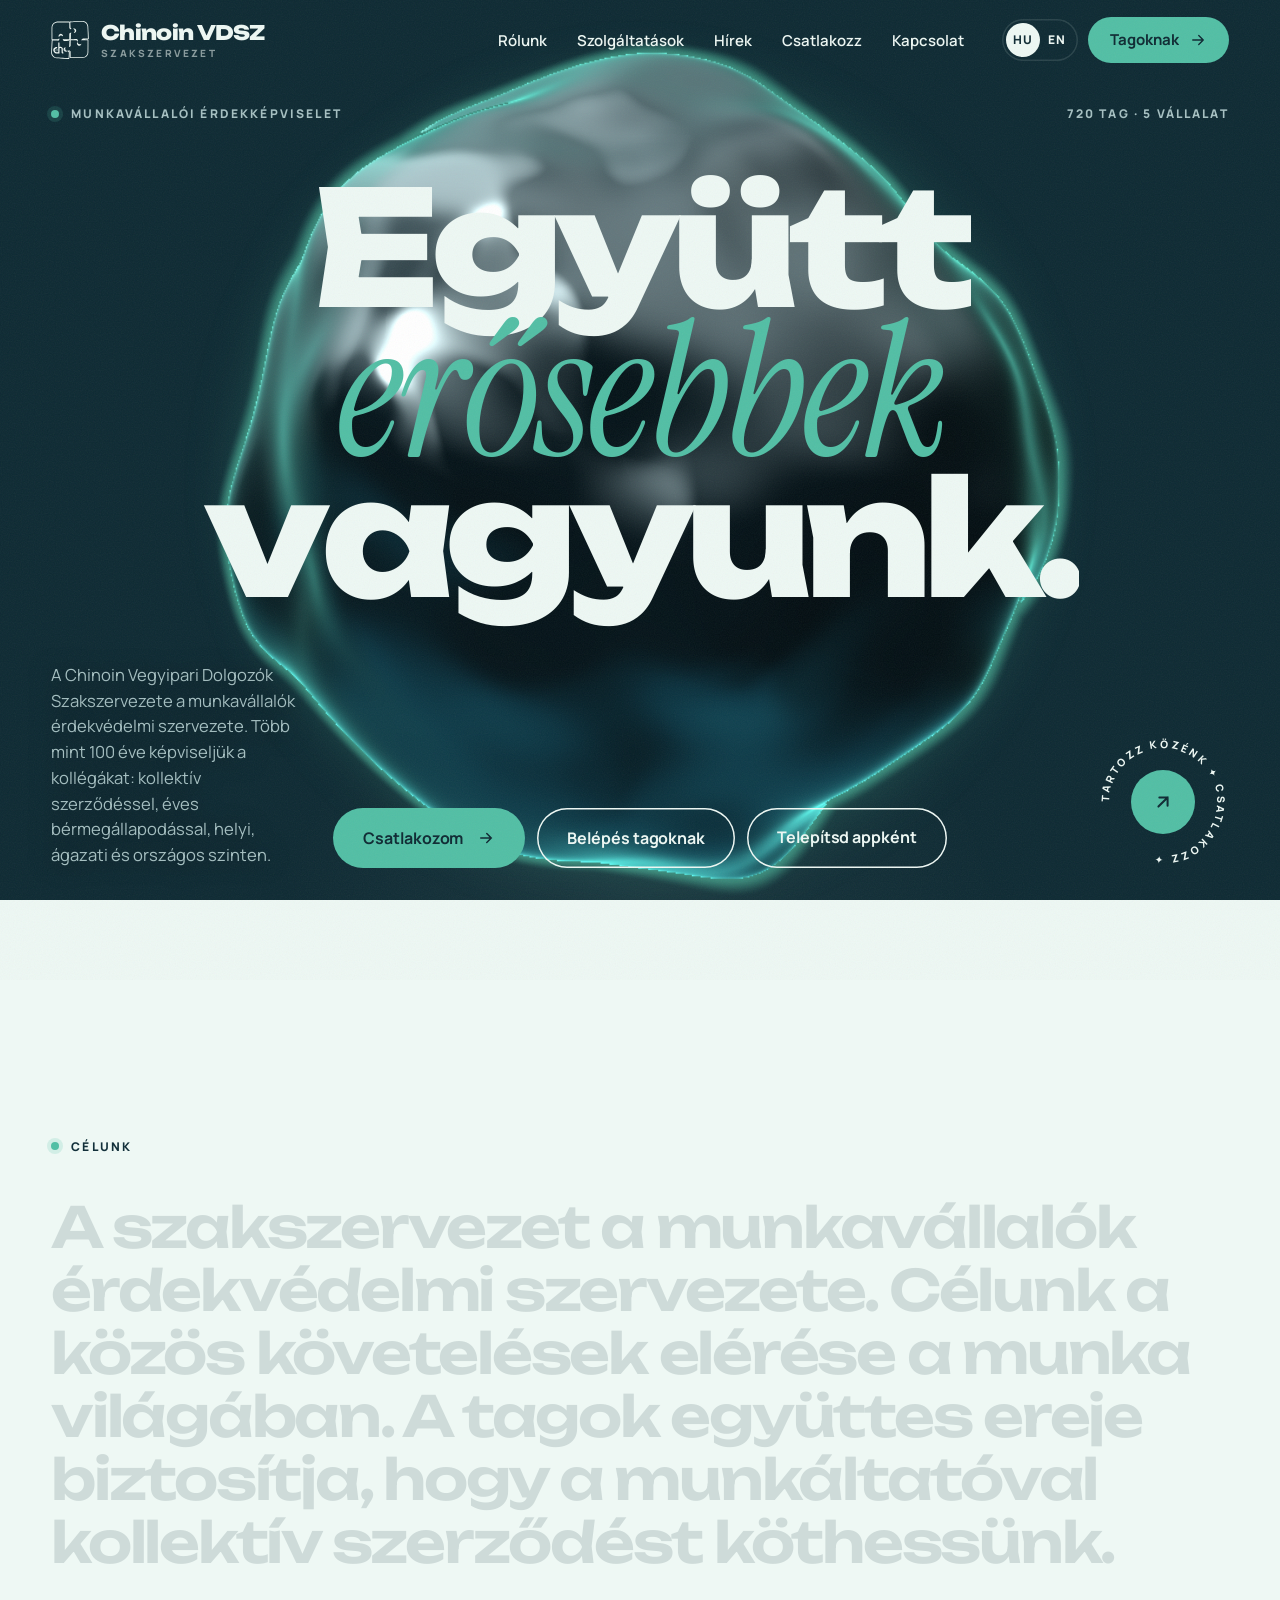
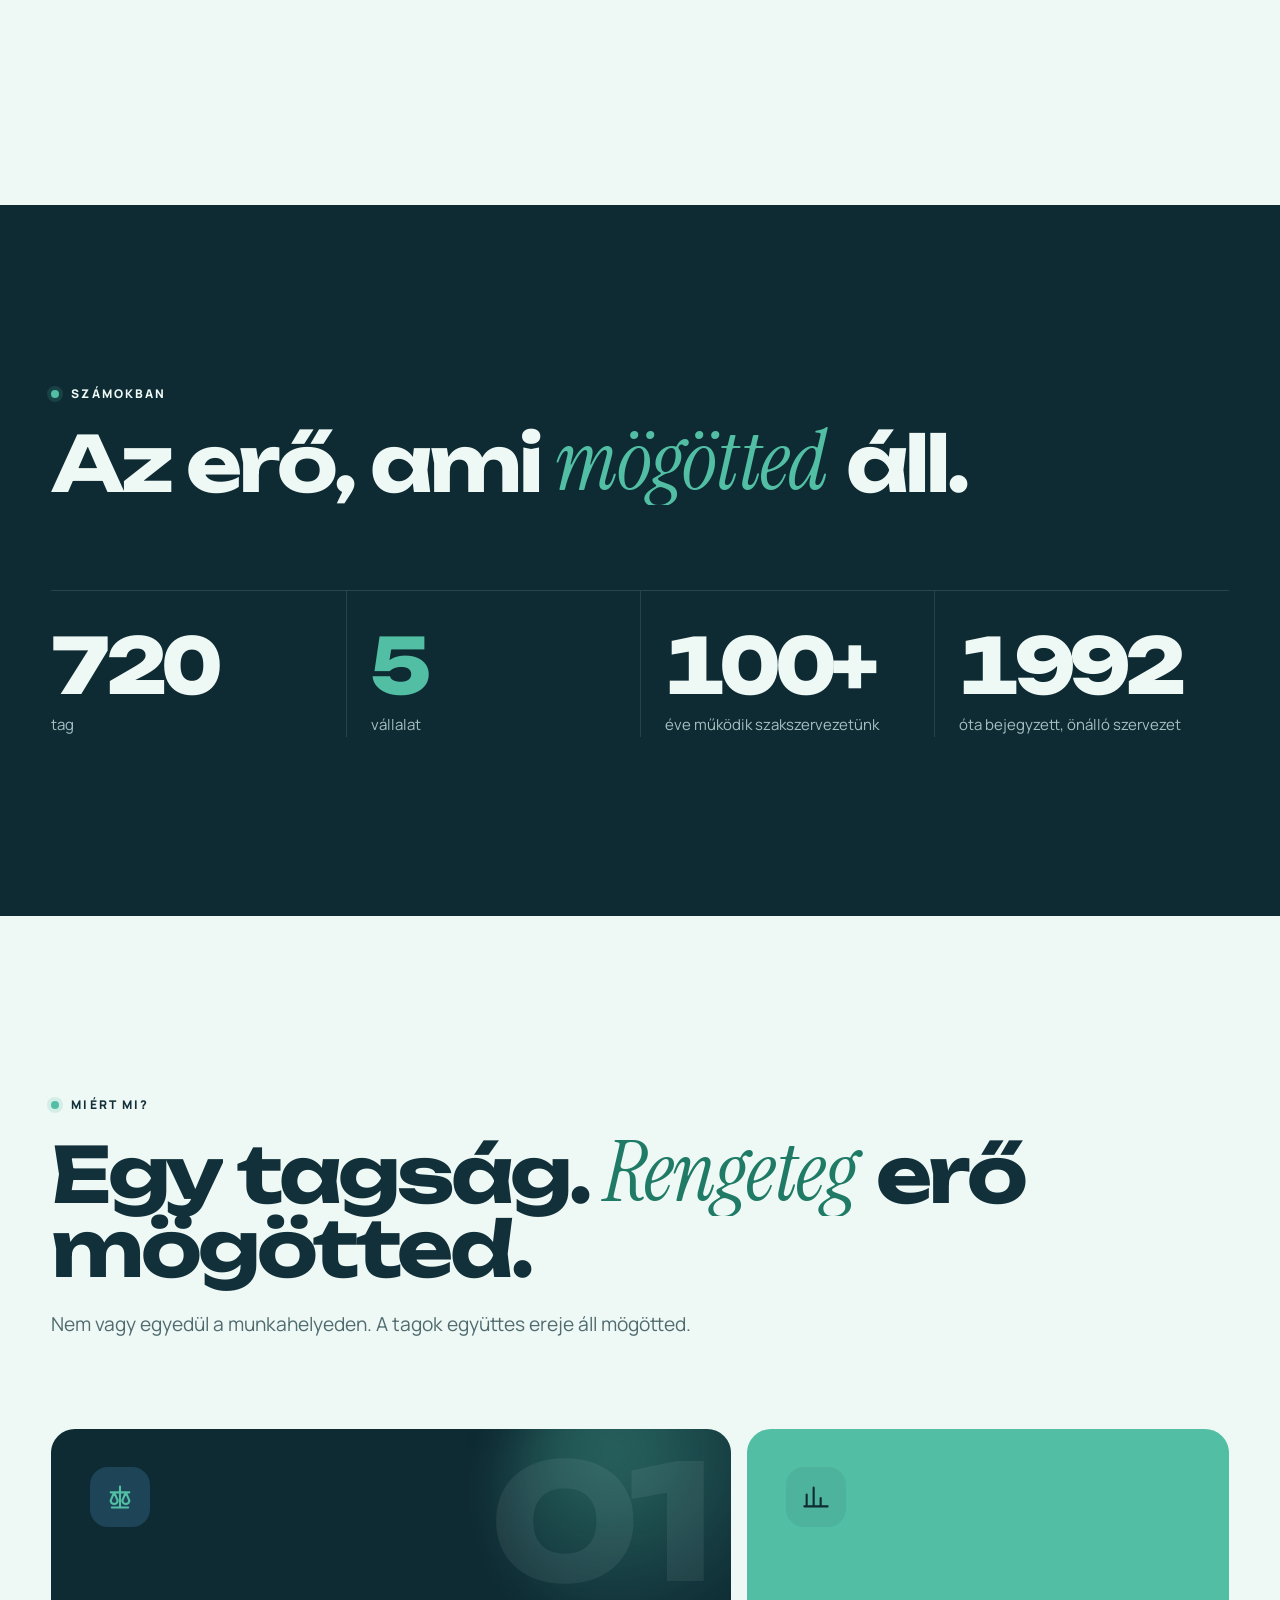
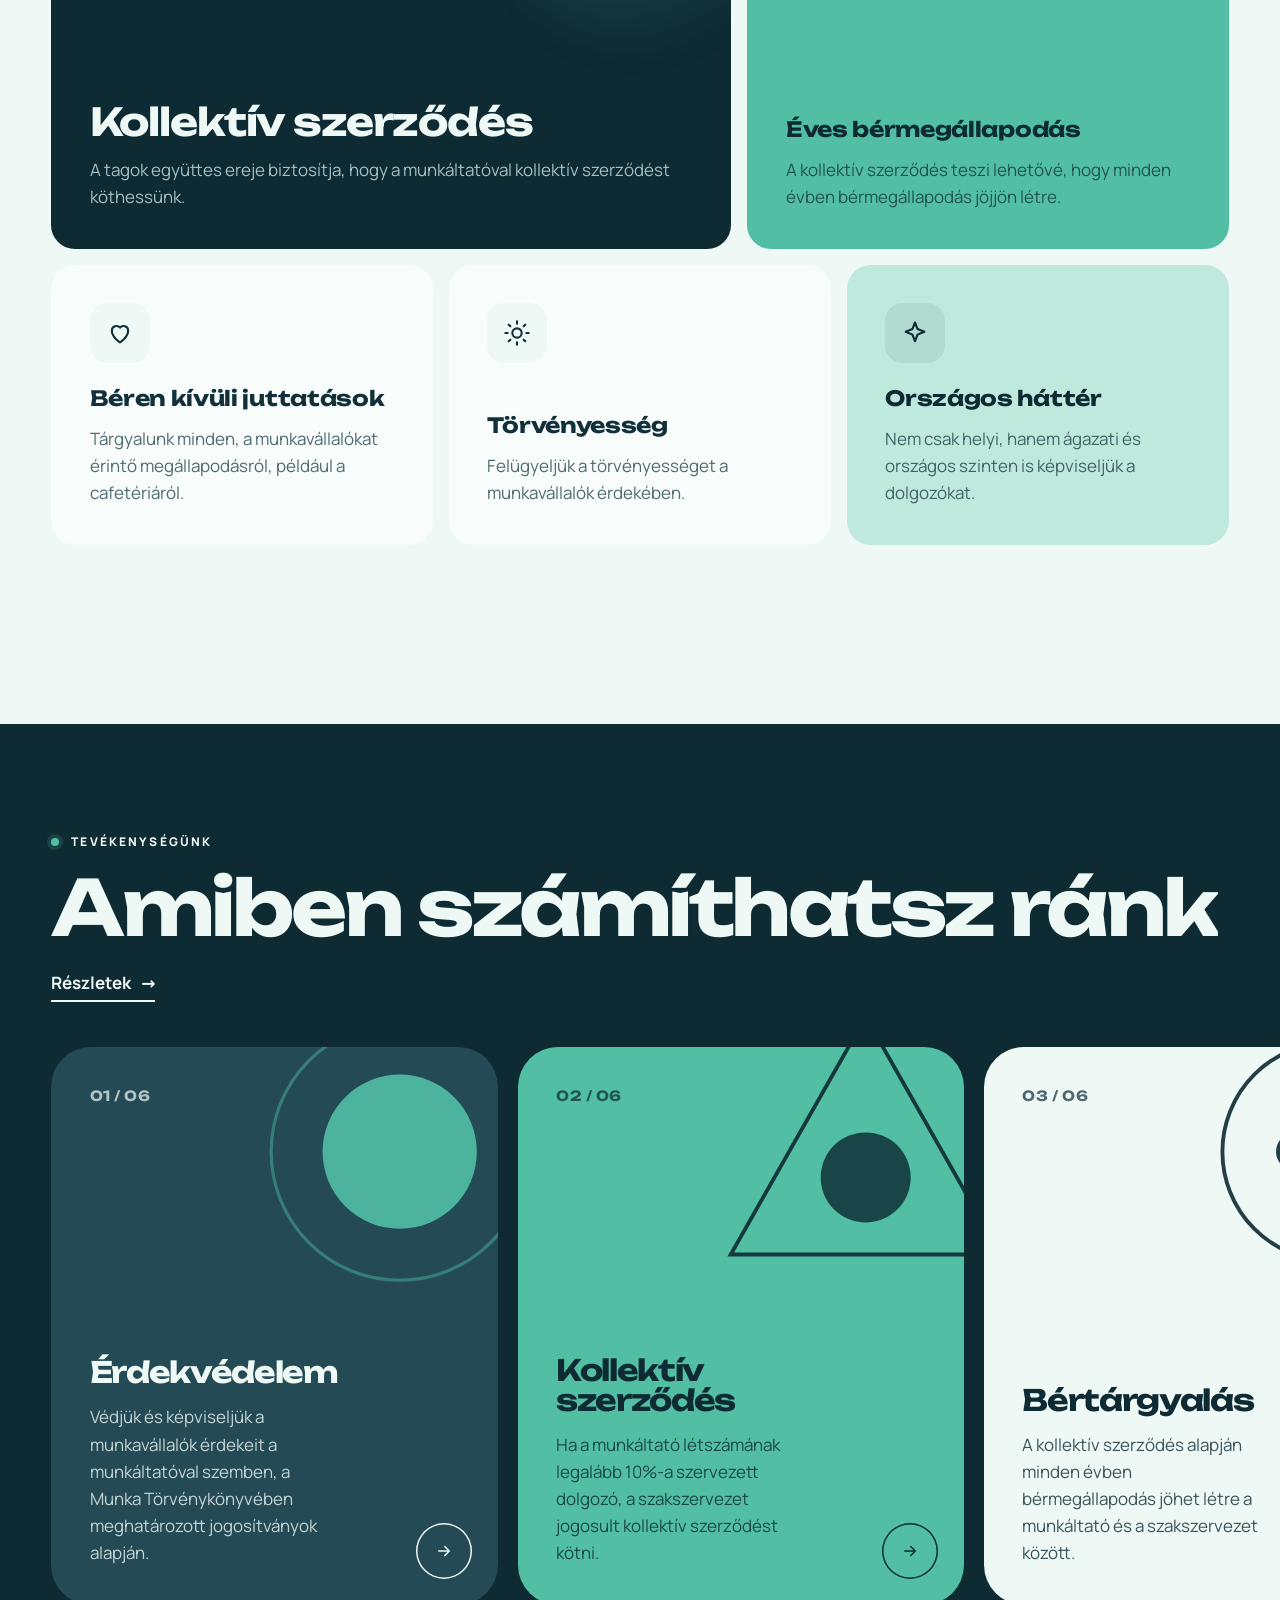
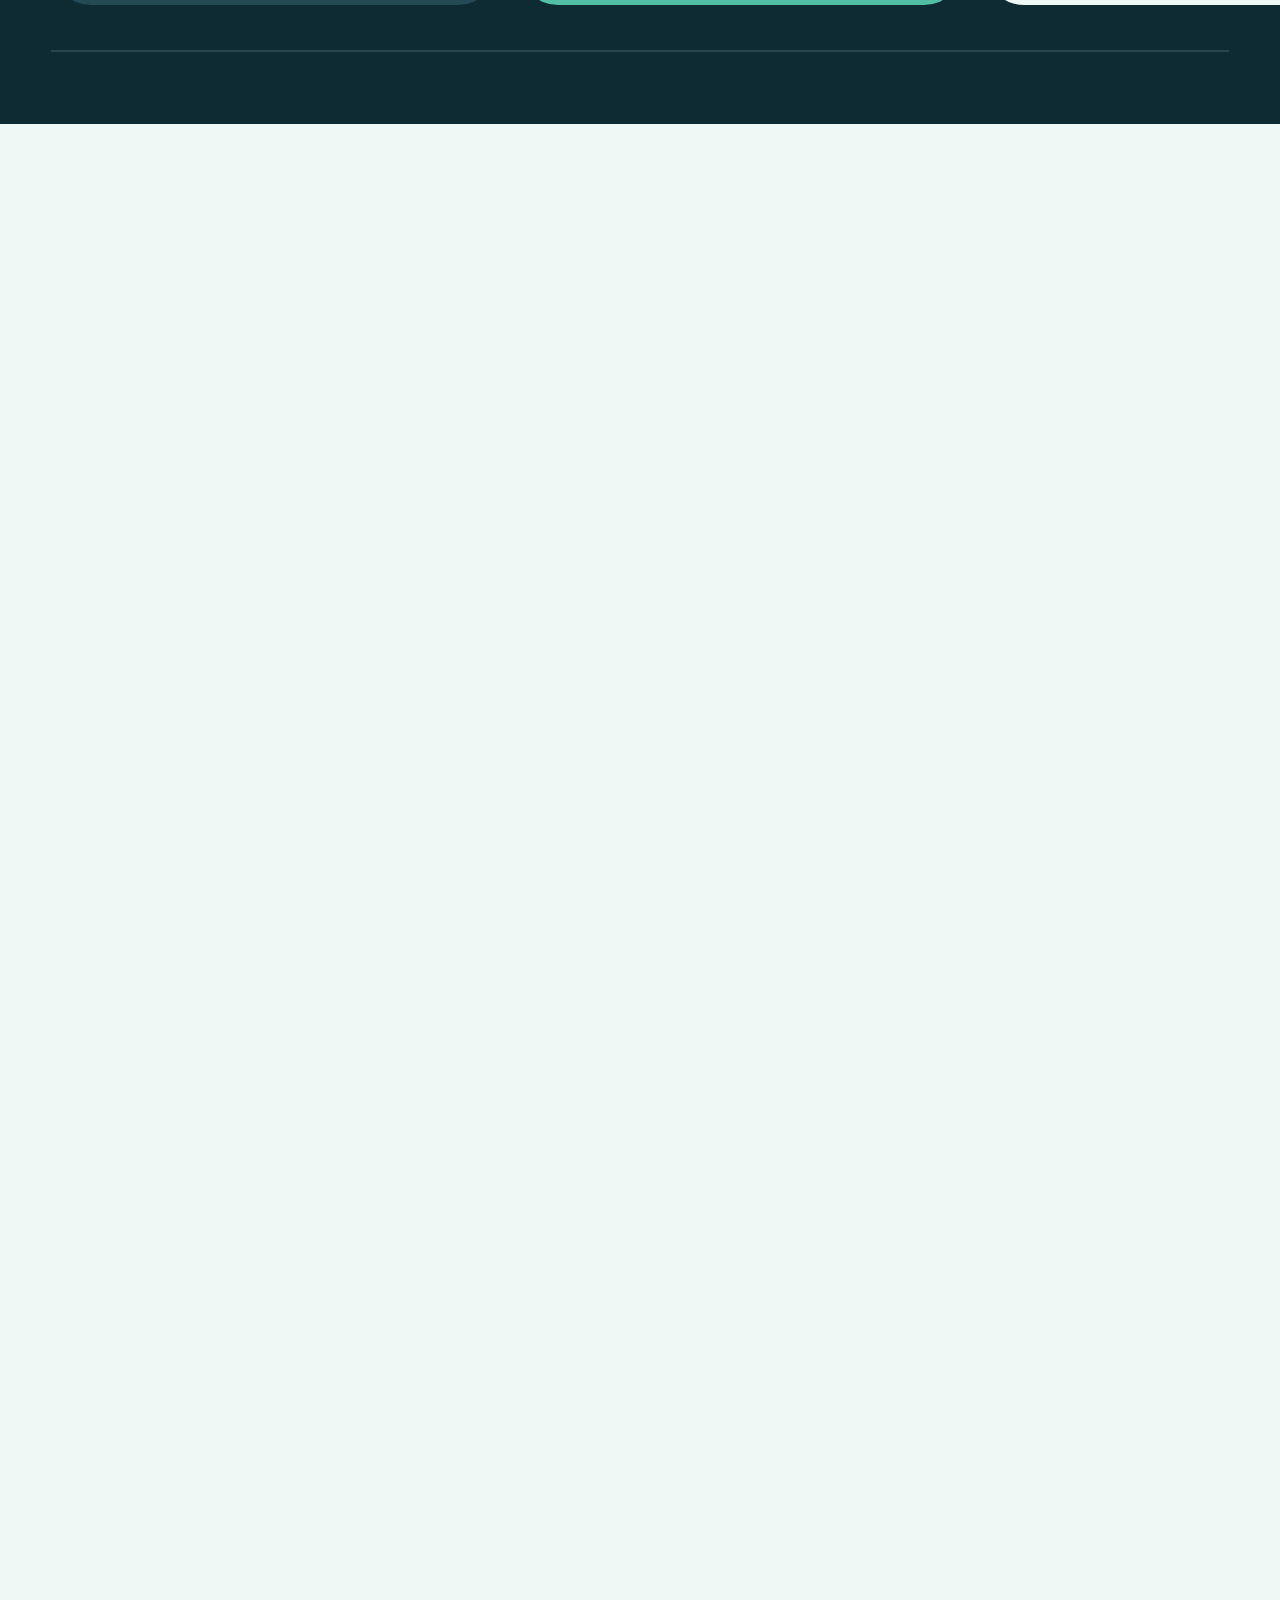
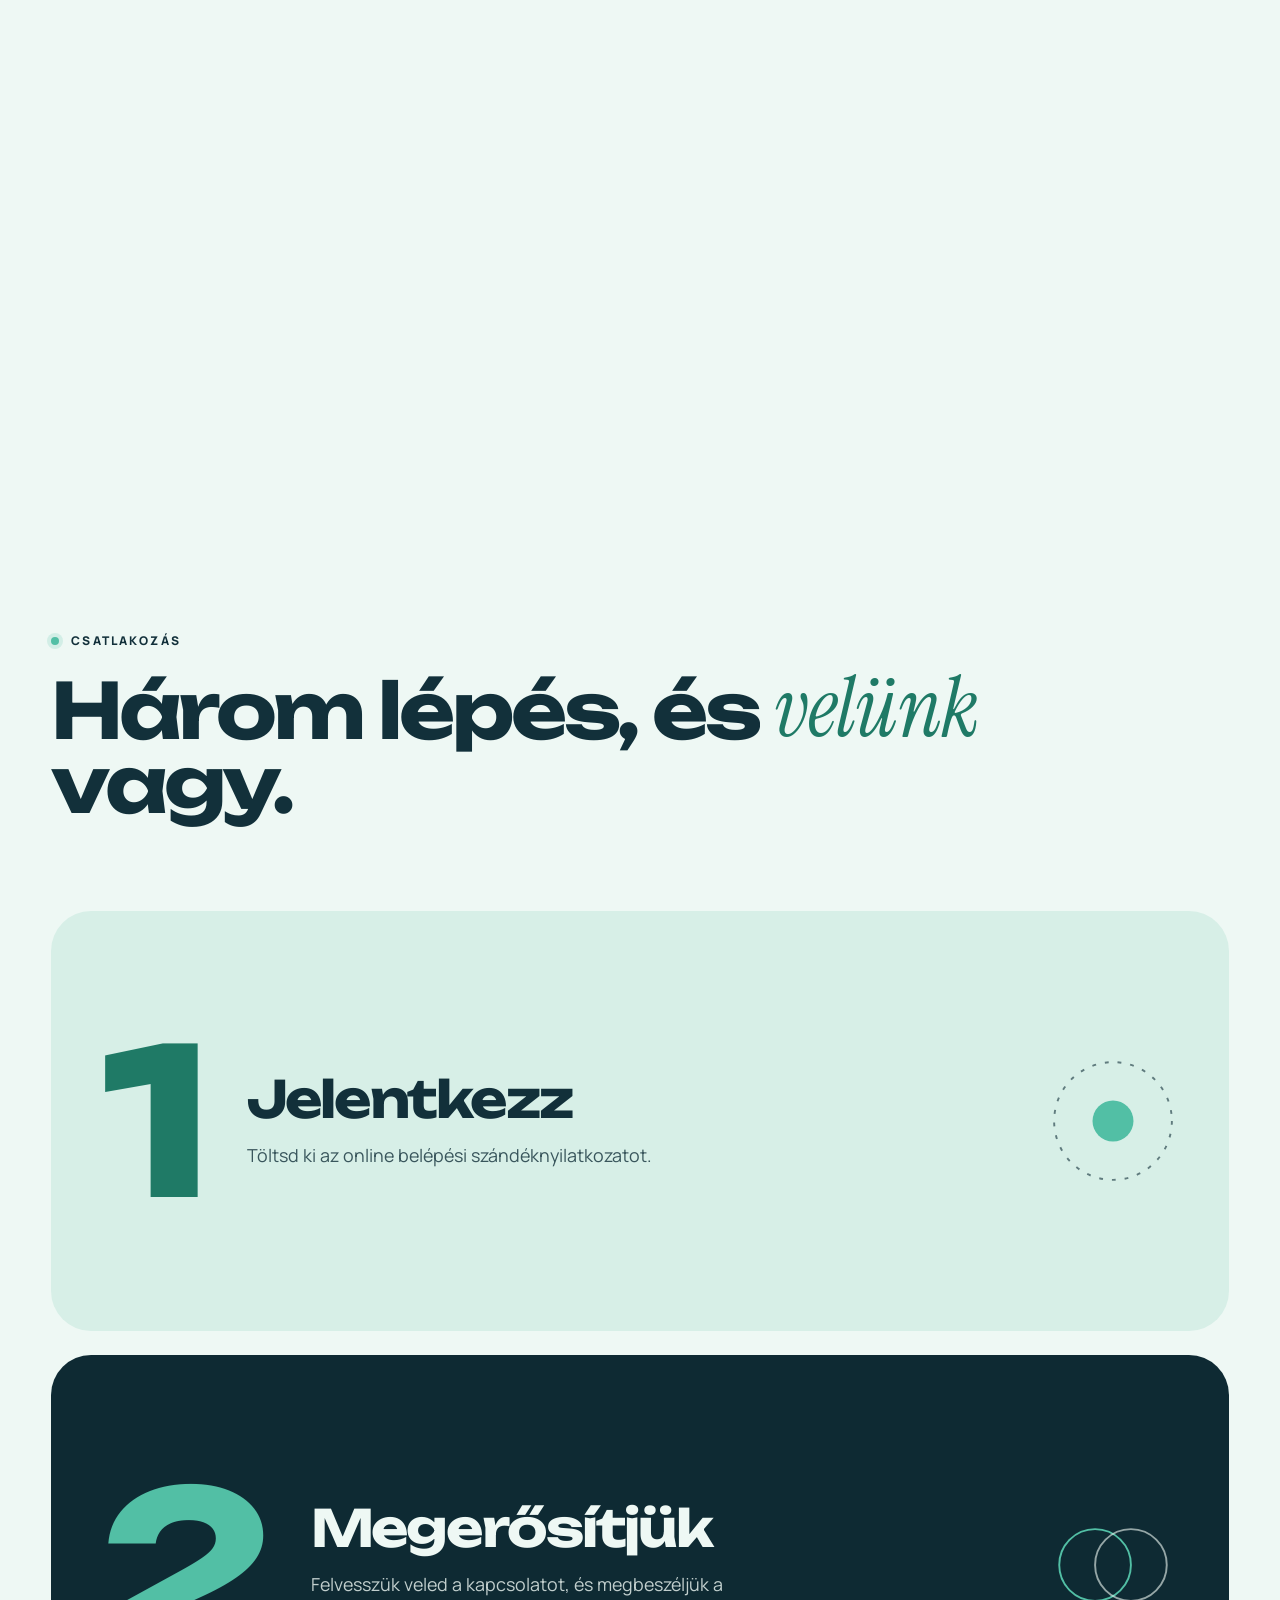
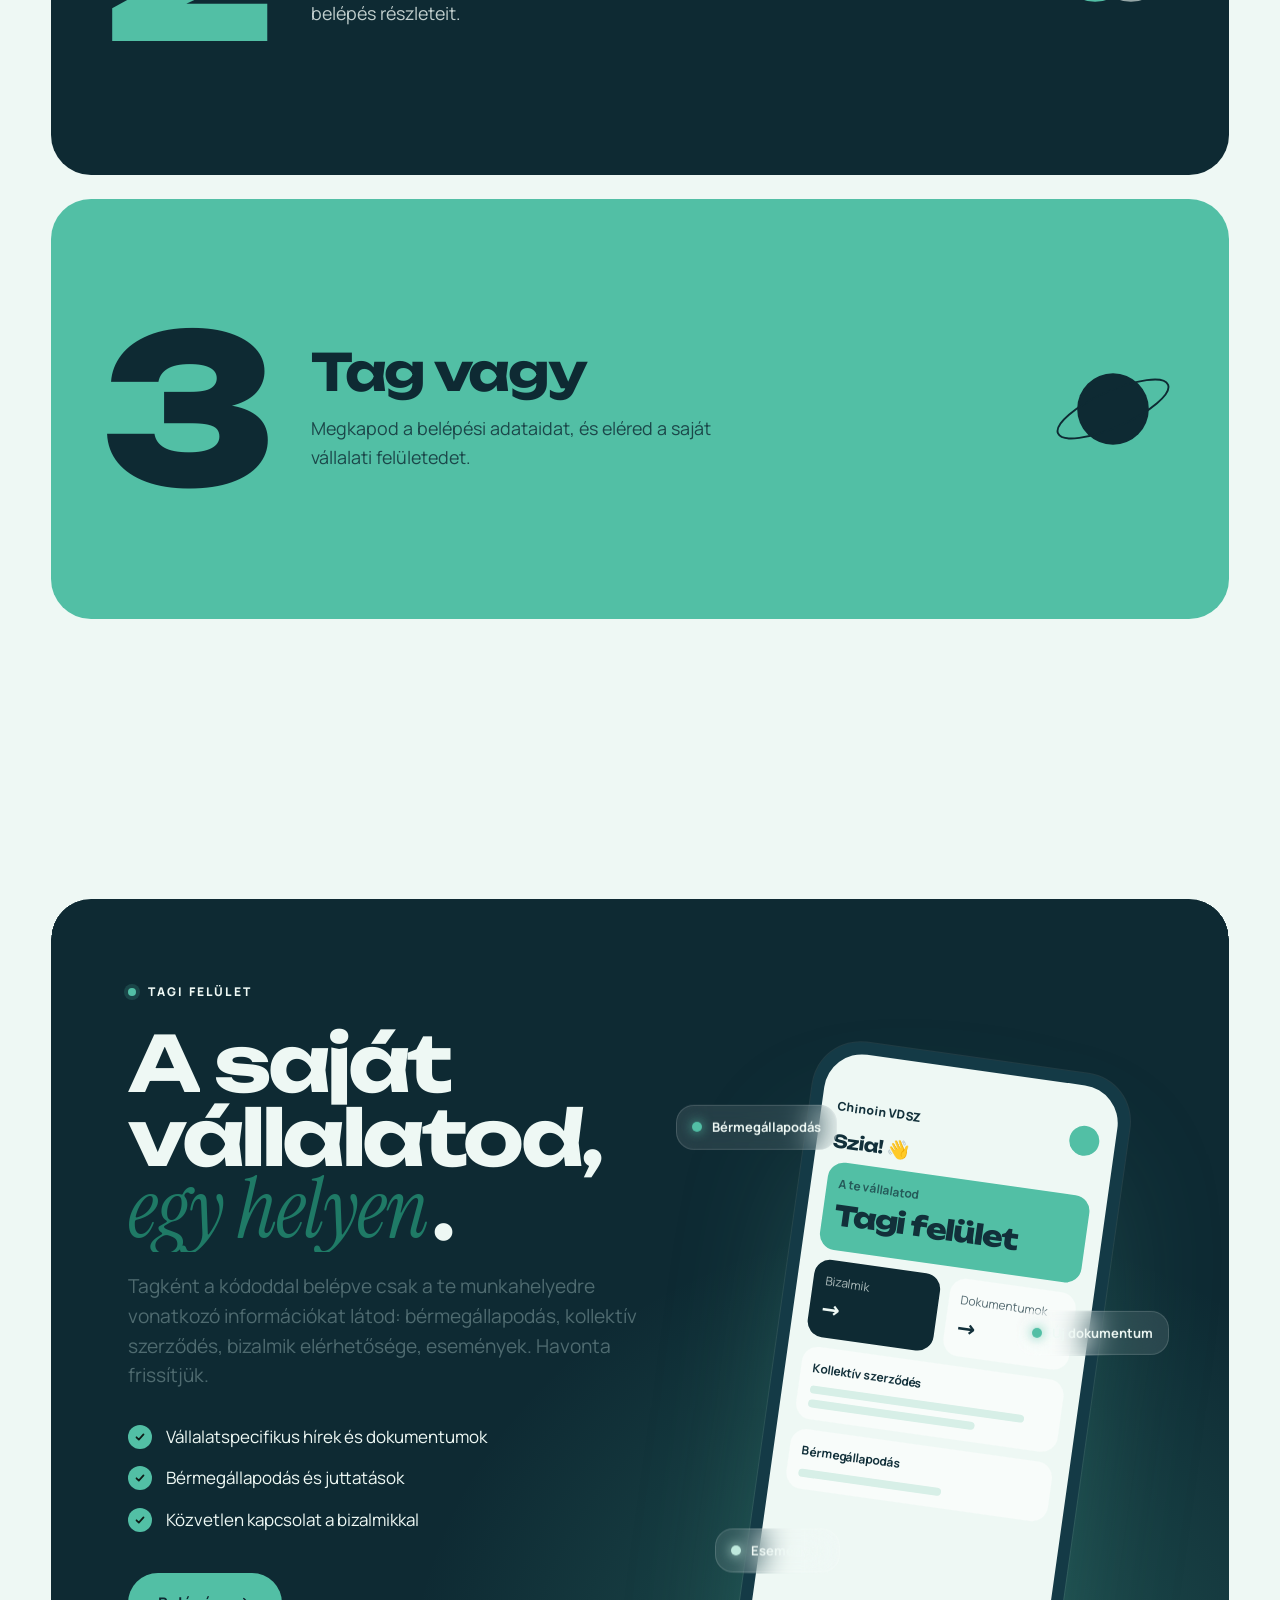
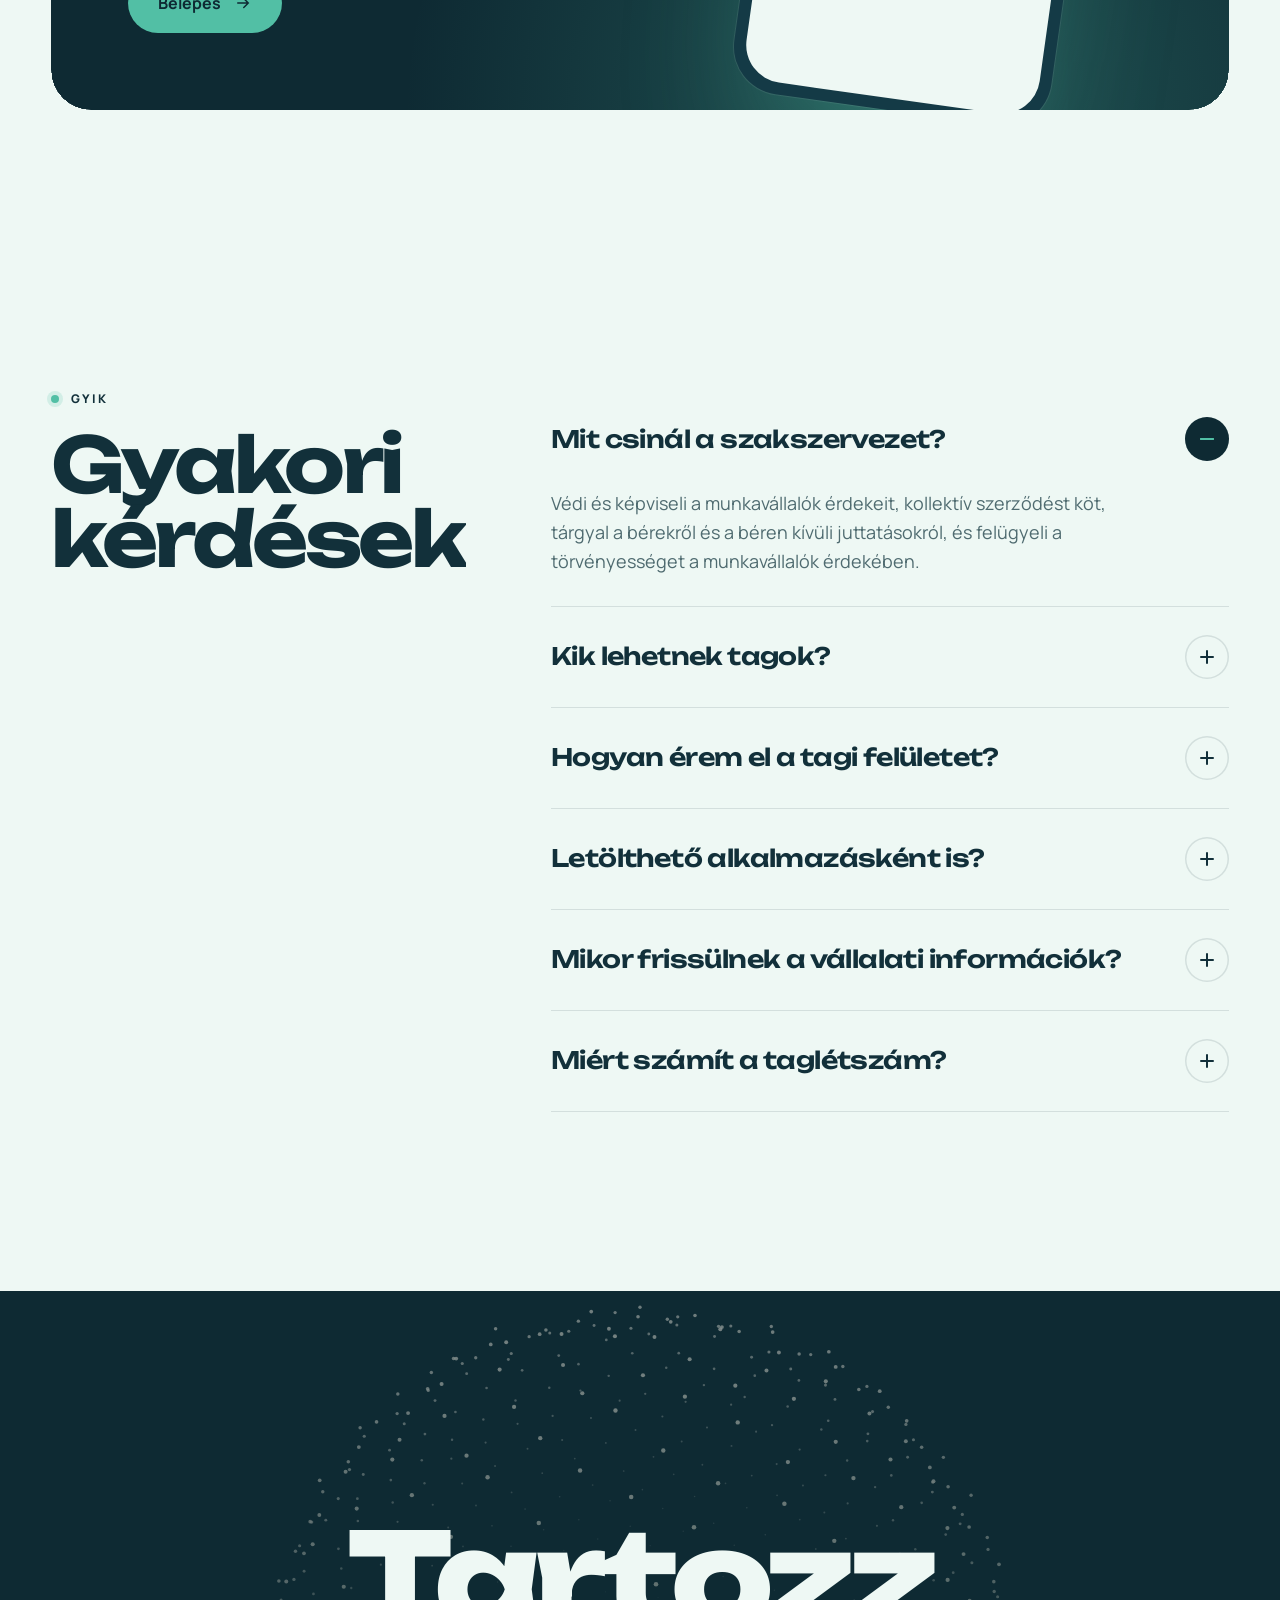
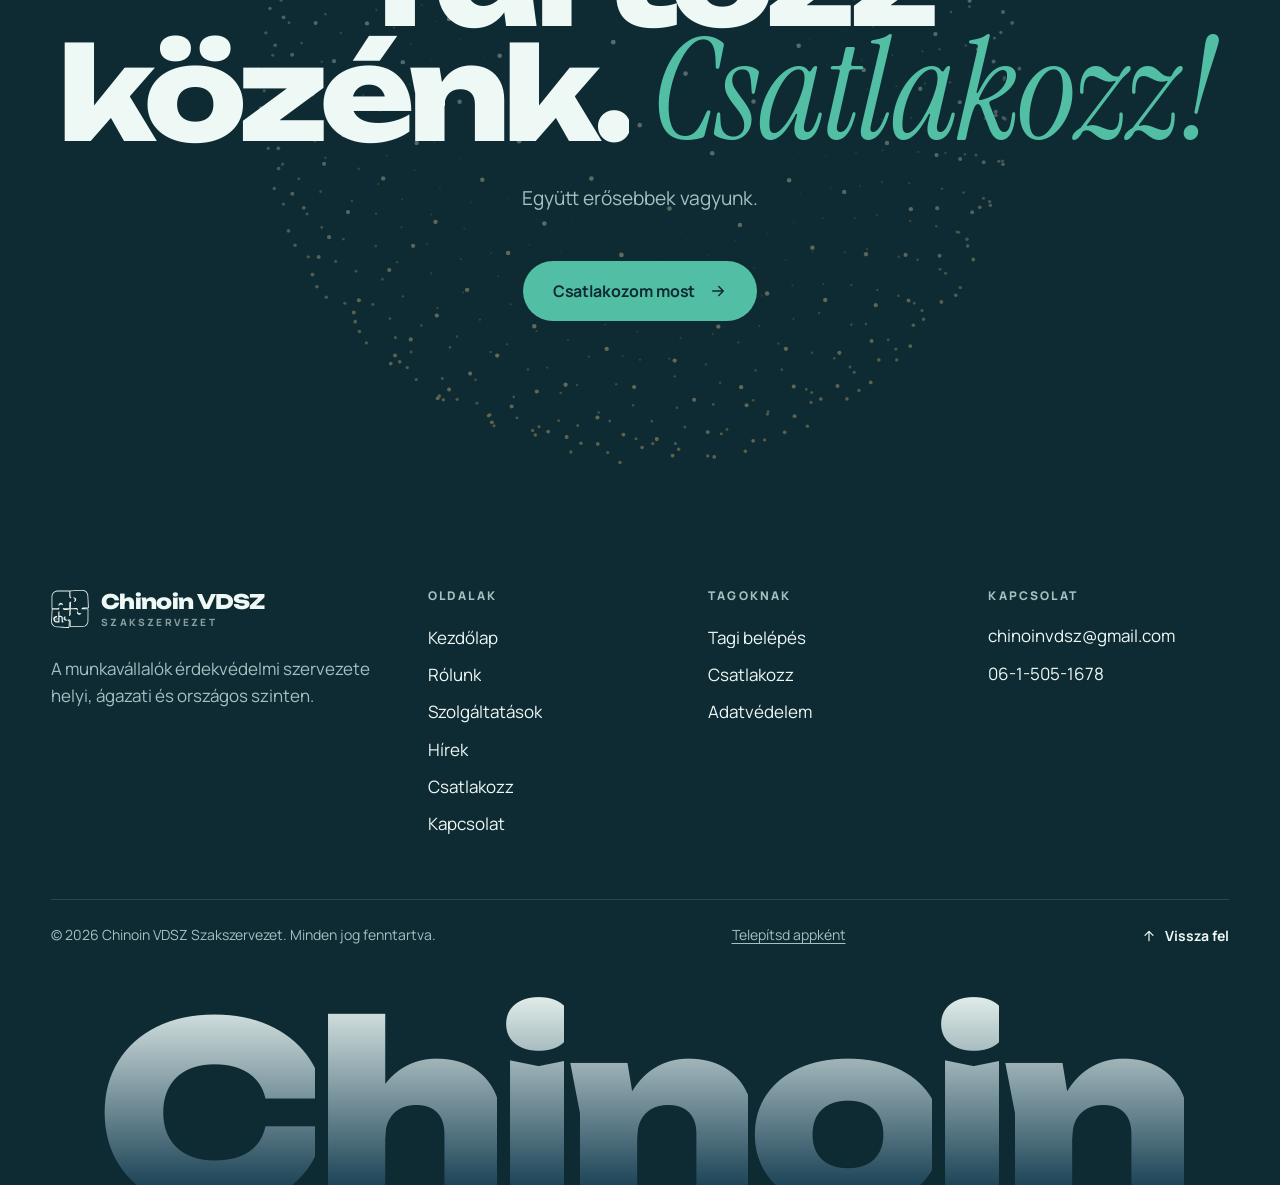
<file: index.html>
<!doctype html>
<html lang="hu" class="no-js">
<head>
  <meta charset="utf-8">
  <meta name="viewport" content="width=device-width, initial-scale=1, viewport-fit=cover">
  <title>Chinoin VDSZ Szakszervezet</title>
  <meta name="description" content="A Chinoin Vegyipari Dolgozók Szakszervezete: 720 tag, 5 vállalat, több mint 100 év a munkavállalók érdekében.">
  <meta name="theme-color" content="#0e2a33">
  <link rel="canonical" href="https://protection-orb.vercel.app/">
  <meta property="og:type" content="website">
  <meta property="og:site_name" content="Chinoin VDSZ Szakszervezet">
  <meta property="og:title" content="Chinoin VDSZ Szakszervezet — Együtt erősebbek vagyunk">
  <meta property="og:description" content="A Chinoin Vegyipari Dolgozók Szakszervezete: 720 tag, 5 vállalat, több mint 100 év a munkavállalók érdekében.">
  <meta property="og:url" content="https://protection-orb.vercel.app/">
  <meta property="og:image" content="https://protection-orb.vercel.app/assets/img/og.png">
  <meta property="og:locale" content="hu_HU">
  <meta property="og:locale:alternate" content="en_GB">
  <meta name="twitter:card" content="summary_large_image">
  <link rel="manifest" href="manifest.webmanifest">
  <link rel="icon" href="assets/img/icon.svg" type="image/svg+xml">
  <link rel="apple-touch-icon" href="assets/img/icon-192.png">
  <link rel="preload" href="assets/fonts/Unbounded-normal-latin.woff2" as="font" type="font/woff2" crossorigin>
  <link rel="preload" href="assets/fonts/Manrope-normal-latin.woff2" as="font" type="font/woff2" crossorigin>
  <link rel="stylesheet" href="assets/css/fonts.css?v=15">
  <link rel="stylesheet" href="assets/css/style.css?v=15">
</head>
<body data-page="home">
<main id="main">

  <!-- HERO -->
  <section class="hero dark hero-intro">
    <div class="hero-gl" aria-hidden="true"><canvas data-gl-orb></canvas></div>
    <div class="container hero-inner">
      <div class="hero-top">
        <span class="eyebrow" data-i18n="hero.eyebrow"></span>
        <span data-i18n="hero.loc"></span>
      </div>
      <h1 class="hero-title" data-split="chars" data-split-manual data-i18n-html="hero.title"></h1>
      <div class="hero-foot">
        <p class="lead" data-i18n="hero.lead"></p>
        <div class="hero-ctas">
          <a class="btn btn--volt" href="join.html" data-magnetic><span class="roll"><span data-i18n="hero.cta.join"></span></span><svg class="arrow" width="18" height="18" viewBox="0 0 24 24" fill="none" stroke="currentColor" stroke-width="2" stroke-linecap="round"><path d="M5 12h14M13 6l6 6-6 6"/></svg></a>
          <a class="btn btn--ghost" href="login.html" data-magnetic><span class="roll"><span data-i18n="hero.cta.members"></span></span></a>
          <button type="button" class="btn btn--ghost install-link" hidden data-i18n="footer.install"></button>
        </div>
        <a class="hero-badge" href="join.html" data-magnetic="0.25" data-i18n-attr="aria-label:hero.cta.join">
          <svg class="ring" viewBox="0 0 132 132" aria-hidden="true"><defs><path id="circ" d="M66 66 m-54 0 a54 54 0 1 1 108 0 a54 54 0 1 1 -108 0"/></defs><text><textPath href="#circ" data-i18n="hero.badge"></textPath></text></svg>
          <span class="core"><svg width="22" height="22" viewBox="0 0 24 24" fill="none" stroke="currentColor" stroke-width="2.2" stroke-linecap="round"><path d="M7 17 17 7M8 7h9v9"/></svg></span>
        </a>
      </div>
    </div>
  </section>


  <!-- MANIFESTO -->
  <section class="manifesto">
    <div class="container">
      <span class="eyebrow reveal" data-i18n="manifesto.eyebrow"></span>
      <p class="manifesto-text" data-manifesto data-i18n="manifesto.text"></p>
    </div>
  </section>

  <!-- NUMBERS -->
  <section class="section dark">
    <div class="container">
      <div class="section-head">
        <span class="eyebrow reveal" data-i18n="numbers.eyebrow"></span>
        <h2 class="h-l" data-split data-i18n-html="numbers.title"></h2>
      </div>
      <div class="numbers">
        <div class="num reveal"><b data-count="720"></b><span data-i18n="stats.members"></span></div>
        <div class="num reveal" style="--d:.1s"><b data-count="5"></b><span data-i18n="stats.companies"></span></div>
        <div class="num reveal" style="--d:.2s"><b data-count="100" data-suffix="+"></b><span data-i18n="stats.years"></span></div>
        <div class="num reveal" style="--d:.3s"><b data-count="1992" data-plain></b><span data-i18n="stats.cases"></span></div>
      </div>
    </div>
  </section>

  <!-- WHY / BENTO -->
  <section class="section">
    <div class="container">
      <div class="section-head">
        <span class="eyebrow reveal" data-i18n="why.eyebrow"></span>
        <h2 class="h-l" data-split data-i18n-html="why.title"></h2>
        <p class="lead muted reveal" data-i18n="why.lead"></p>
      </div>
      <div class="bento">
        <article class="card card--span-7 card--ink card--feature reveal" data-tilt>
          <span class="card-orb" aria-hidden="true"></span>
          <span class="big-num" aria-hidden="true">01</span>
          <div class="icon"><svg viewBox="0 0 24 24" fill="none" stroke="currentColor" stroke-width="1.8" stroke-linecap="round" stroke-linejoin="round"><path d="M12 3v18M5 21h14M4 8h16M7 8l-3 7a3 3 0 0 0 6 0L7 8Zm10 0-3 7a3 3 0 0 0 6 0l-3-7Z"/></svg></div>
          <h3 class="h-m" data-i18n="why.1.t"></h3>
          <p data-i18n="why.1.d"></p>
        </article>
        <article class="card card--span-5 card--volt reveal" style="--d:.1s" data-tilt>
          <div class="icon"><svg viewBox="0 0 24 24" fill="none" stroke="currentColor" stroke-width="1.8" stroke-linecap="round" stroke-linejoin="round"><path d="M4 20V10M10 20V4M16 20v-7M22 20H2"/></svg></div>
          <h3 class="h-s" data-i18n="why.2.t"></h3>
          <p data-i18n="why.2.d"></p>
        </article>
        <article class="card card--span-4 reveal" data-tilt>
          <div class="icon"><svg viewBox="0 0 24 24" fill="none" stroke="currentColor" stroke-width="1.8" stroke-linecap="round" stroke-linejoin="round"><path d="M12 20s-7-4.4-7-10a4 4 0 0 1 7-2.6A4 4 0 0 1 19 10c0 5.6-7 10-7 10Z"/></svg></div>
          <h3 class="h-s" data-i18n="why.3.t"></h3>
          <p data-i18n="why.3.d"></p>
        </article>
        <article class="card card--span-4 reveal" style="--d:.1s" data-tilt>
          <div class="icon"><svg viewBox="0 0 24 24" fill="none" stroke="currentColor" stroke-width="1.8" stroke-linecap="round" stroke-linejoin="round"><circle cx="12" cy="12" r="4"/><path d="M12 2v2M12 20v2M4.9 4.9l1.4 1.4M17.7 17.7l1.4 1.4M2 12h2M20 12h2M4.9 19.1l1.4-1.4M17.7 6.3l1.4-1.4"/></svg></div>
          <h3 class="h-s" data-i18n="why.4.t"></h3>
          <p data-i18n="why.4.d"></p>
        </article>
        <article class="card card--span-4 card--violet reveal" style="--d:.2s" data-tilt>
          <div class="icon"><svg viewBox="0 0 24 24" fill="none" stroke="currentColor" stroke-width="1.8" stroke-linecap="round" stroke-linejoin="round"><path d="M12 3l2.2 5.6L20 11l-5.8 2.4L12 19l-2.2-5.6L4 11l5.8-2.4L12 3Z"/></svg></div>
          <h3 class="h-s" data-i18n="why.5.t"></h3>
          <p data-i18n="why.5.d"></p>
        </article>
      </div>
    </div>
  </section>

  <!-- SERVICES: horizontal -->
  <section class="hs dark" data-hs aria-labelledby="svc-title">
    <div class="container hs-head">
      <div style="display:grid;gap:20px">
        <span class="eyebrow" data-i18n="svc.eyebrow"></span>
        <h2 class="h-l" id="svc-title" data-split data-i18n="svc.title"></h2>
      </div>
      <a class="link-arrow" href="services.html"><span data-i18n="svc.more"></span> →</a>
    </div>
    <div class="hs-viewport">
      <div class="hs-track">
        <a class="hs-card" href="services.html" data-cursor="cursor.open">
          <svg class="shape" viewBox="0 0 100 100" aria-hidden="true"><circle cx="50" cy="50" r="40" fill="none" stroke="currentColor" stroke-width="1" opacity=".5"/><circle cx="50" cy="50" r="24" fill="currentColor"/></svg>
          <span class="n">01 / 06</span>
          <h3 data-i18n="svc.1.t"></h3>
          <p data-i18n="svc.1.d"></p>
          <span class="go" aria-hidden="true"><svg width="18" height="18" viewBox="0 0 24 24" fill="none" stroke="currentColor" stroke-width="2" stroke-linecap="round"><path d="M5 12h14M13 6l6 6-6 6"/></svg></span>
        </a>
        <a class="hs-card" href="services.html" data-cursor="cursor.open">
          <svg class="shape" viewBox="0 0 100 100" aria-hidden="true"><path d="M50 8 L92 82 H8Z" fill="none" stroke="currentColor" stroke-width="1.2"/><circle cx="50" cy="58" r="14" fill="currentColor" opacity=".9"/></svg>
          <span class="n">02 / 06</span>
          <h3 data-i18n="svc.2.t"></h3>
          <p data-i18n="svc.2.d"></p>
          <span class="go" aria-hidden="true"><svg width="18" height="18" viewBox="0 0 24 24" fill="none" stroke="currentColor" stroke-width="2" stroke-linecap="round"><path d="M5 12h14M13 6l6 6-6 6"/></svg></span>
        </a>
        <a class="hs-card" href="services.html" data-cursor="cursor.open">
          <svg class="shape" viewBox="0 0 100 100" aria-hidden="true"><rect x="16" y="16" width="68" height="68" rx="34" fill="none" stroke="currentColor" stroke-width="1.2"/><rect x="36" y="36" width="28" height="28" rx="6" fill="currentColor" transform="rotate(45 50 50)"/></svg>
          <span class="n">03 / 06</span>
          <h3 data-i18n="svc.3.t"></h3>
          <p data-i18n="svc.3.d"></p>
          <span class="go" aria-hidden="true"><svg width="18" height="18" viewBox="0 0 24 24" fill="none" stroke="currentColor" stroke-width="2" stroke-linecap="round"><path d="M5 12h14M13 6l6 6-6 6"/></svg></span>
        </a>
        <a class="hs-card" href="services.html" data-cursor="cursor.open">
          <svg class="shape" viewBox="0 0 100 100" aria-hidden="true"><circle cx="38" cy="50" r="28" fill="currentColor" opacity=".9"/><circle cx="62" cy="50" r="28" fill="none" stroke="currentColor" stroke-width="1.2"/></svg>
          <span class="n">04 / 06</span>
          <h3 data-i18n="svc.4.t"></h3>
          <p data-i18n="svc.4.d"></p>
          <span class="go" aria-hidden="true"><svg width="18" height="18" viewBox="0 0 24 24" fill="none" stroke="currentColor" stroke-width="2" stroke-linecap="round"><path d="M5 12h14M13 6l6 6-6 6"/></svg></span>
        </a>
        <a class="hs-card" href="services.html" data-cursor="cursor.open">
          <svg class="shape" viewBox="0 0 100 100" aria-hidden="true"><path d="M10 70 Q 30 10 50 50 T 90 30" fill="none" stroke="currentColor" stroke-width="6" stroke-linecap="round"/><circle cx="80" cy="76" r="9" fill="currentColor"/></svg>
          <span class="n">05 / 06</span>
          <h3 data-i18n="svc.5.t"></h3>
          <p data-i18n="svc.5.d"></p>
          <span class="go" aria-hidden="true"><svg width="18" height="18" viewBox="0 0 24 24" fill="none" stroke="currentColor" stroke-width="2" stroke-linecap="round"><path d="M5 12h14M13 6l6 6-6 6"/></svg></span>
        </a>
        <a class="hs-card" href="services.html" data-cursor="cursor.open">
          <svg class="shape" viewBox="0 0 100 100" aria-hidden="true"><circle cx="50" cy="50" r="30" fill="currentColor" opacity=".9"/><ellipse cx="50" cy="50" rx="47" ry="13" fill="none" stroke="currentColor" stroke-width="1.2" transform="rotate(-24 50 50)"/></svg>
          <span class="n">06 / 06</span>
          <h3 data-i18n="svc.6.t"></h3>
          <p data-i18n="svc.6.d"></p>
          <span class="go" aria-hidden="true"><svg width="18" height="18" viewBox="0 0 24 24" fill="none" stroke="currentColor" stroke-width="2" stroke-linecap="round"><path d="M5 12h14M13 6l6 6-6 6"/></svg></span>
        </a>
        <div class="hs-end"><a class="hero-badge" href="services.html" data-magnetic="0.25" data-i18n-attr="aria-label:svc.more" style="justify-self:center">
          <svg class="ring" viewBox="0 0 132 132" aria-hidden="true"><defs><path id="circ2" d="M66 66 m-54 0 a54 54 0 1 1 108 0 a54 54 0 1 1 -108 0"/></defs><text><textPath href="#circ2" data-i18n="hero.badge"></textPath></text></svg>
          <span class="core"><svg width="22" height="22" viewBox="0 0 24 24" fill="none" stroke="currentColor" stroke-width="2.2" stroke-linecap="round"><path d="M5 12h14M13 6l6 6-6 6"/></svg></span>
        </a></div>
      </div>
    </div>
    <div class="container"><div class="hs-progress" aria-hidden="true"><i></i></div></div>
  </section>

  <!-- STEPS: stacking -->
  <section class="section">
    <div class="container">
      <div class="section-head">
        <span class="eyebrow reveal" data-i18n="steps.eyebrow"></span>
        <h2 class="h-l" data-split data-i18n-html="steps.title"></h2>
      </div>
      <div class="stack">
        <article class="stack-card" style="--i:0">
          <span class="num-big">1</span>
          <div><h3 data-i18n="steps.1.t"></h3><p data-i18n="steps.1.d"></p></div>
          <svg class="stack-ico" viewBox="0 0 100 100" aria-hidden="true"><circle cx="50" cy="50" r="46" fill="none" stroke="currentColor" stroke-width="1.5" stroke-dasharray="3 7" opacity=".6"/><circle cx="50" cy="50" r="16" fill="#52bfa5"/></svg>
        </article>
        <article class="stack-card" style="--i:1">
          <span class="num-big">2</span>
          <div><h3 data-i18n="steps.2.t"></h3><p data-i18n="steps.2.d"></p></div>
          <svg class="stack-ico" viewBox="0 0 100 100" aria-hidden="true"><circle cx="36" cy="50" r="28" fill="none" stroke="#52bfa5" stroke-width="1.5"/><circle cx="64" cy="50" r="28" fill="none" stroke="currentColor" stroke-width="1.5" opacity=".6"/></svg>
        </article>
        <article class="stack-card" style="--i:2">
          <span class="num-big">3</span>
          <div><h3 data-i18n="steps.3.t"></h3><p data-i18n="steps.3.d"></p></div>
          <svg class="stack-ico" viewBox="0 0 100 100" aria-hidden="true"><circle cx="50" cy="50" r="28" fill="currentColor"/><ellipse cx="50" cy="50" rx="47" ry="14" fill="none" stroke="currentColor" stroke-width="1.5" transform="rotate(-24 50 50)"/></svg>
        </article>
      </div>
    </div>
  </section>

  <!-- PORTAL TEASER -->
  <section class="section--tight">
    <div class="container">
      <div class="teaser reveal-clip">
        <div>
          <span class="eyebrow" data-i18n="portal.teaser.eyebrow"></span>
          <h2 class="h-l" style="margin-top:24px" data-split data-i18n-html="portal.teaser.title"></h2>
          <p class="lead muted" style="margin-top:24px" data-i18n="portal.teaser.lead"></p>
          <ul class="checklist">
            <li data-i18n="portal.teaser.l1"></li>
            <li data-i18n="portal.teaser.l2"></li>
            <li data-i18n="portal.teaser.l3"></li>
          </ul>
          <a class="btn btn--volt" href="login.html" data-magnetic><span class="roll"><span data-i18n="portal.teaser.cta"></span></span><svg class="arrow" width="18" height="18" viewBox="0 0 24 24" fill="none" stroke="currentColor" stroke-width="2" stroke-linecap="round"><path d="M5 12h14M13 6l6 6-6 6"/></svg></a>
        </div>
        <div class="phone-wrap" aria-hidden="true">
          <div class="phone">
            <div class="phone-screen">
              <div class="ps-top"><span style="font-weight:800">Chinoin VDSZ</span><span class="ps-avatar"></span></div>
              <div class="ps-title">Szia! 👋</div>
              <div class="ps-card volt"><div style="font-weight:700;opacity:.7">A te vállalatod</div><div class="ps-big">Tagi felület</div></div>
              <div class="ps-row">
                <div class="ps-card ink"><div style="opacity:.7">Bizalmik</div><div class="ps-big" style="font-size:22px">→</div></div>
                <div class="ps-card"><div style="opacity:.7">Dokumentumok</div><div class="ps-big" style="font-size:22px">→</div></div>
              </div>
              <div class="ps-card"><div style="font-weight:700;margin-bottom:8px">Kollektív szerződés</div><div class="ps-bar" style="width:90%"></div><div class="ps-bar" style="width:70%;margin-top:6px"></div></div>
              <div class="ps-card"><div style="font-weight:700;margin-bottom:8px">Bérmegállapodás</div><div class="ps-bar" style="width:60%"></div></div>
            </div>
          </div>
          <div class="float-chip c1" data-speed="1.2"><i></i>Bérmegállapodás</div>
          <div class="float-chip c2" data-speed="-0.8"><i></i>Új dokumentum</div>
          <div class="float-chip c3" data-speed="0.6"><i></i>Események</div>
        </div>
      </div>
    </div>
  </section>

  <!-- NEWS -->
  <section class="section">
    <div class="container">
      <div class="section-head section-head--row">
        <div style="display:grid;gap:20px">
          <span class="eyebrow reveal" data-i18n="news.eyebrow"></span>
          <h2 class="h-l" data-split data-i18n="news.title"></h2>
        </div>
        <a class="link-arrow reveal" href="news.html"><span data-i18n="news.all"></span> →</a>
      </div>
      <div class="news-grid" data-news-latest></div>
    </div>
  </section>


  <!-- FAQ -->
  <section class="section">
    <div class="container faq-wrap">
      <div style="display:grid;gap:20px;align-content:start">
        <span class="eyebrow reveal" data-i18n="faq.eyebrow"></span>
        <h2 class="h-l" data-split data-i18n="faq.title"></h2>
      </div>
      <div class="faq reveal">
        <details open><summary><span data-i18n="faq.1.q"></span><span class="plus"></span></summary><p class="answer" data-i18n="faq.1.a"></p></details>
        <details><summary><span data-i18n="faq.2.q"></span><span class="plus"></span></summary><p class="answer" data-i18n="faq.2.a"></p></details>
        <details><summary><span data-i18n="faq.3.q"></span><span class="plus"></span></summary><p class="answer" data-i18n="faq.3.a"></p></details>
        <details><summary><span data-i18n="faq.4.q"></span><span class="plus"></span></summary><p class="answer" data-i18n="faq.4.a"></p></details>
        <details><summary><span data-i18n="faq.5.q"></span><span class="plus"></span></summary><p class="answer" data-i18n="faq.5.a"></p></details>
        <details><summary><span data-i18n="faq.6.q"></span><span class="plus"></span></summary><p class="answer" data-i18n="faq.6.a"></p></details>
      </div>
    </div>
  </section>

  <section class="cta dark">
    <div class="cta-orb" aria-hidden="true"><canvas data-orb data-count="800"></canvas></div>
    <div class="container">
      <h2 class="h-xl" data-split data-i18n-html="cta.title"></h2>
      <p class="lead reveal" data-i18n="cta.lead"></p>
      <a class="btn btn--volt reveal" href="join.html" data-magnetic><span class="roll"><span data-i18n="cta.btn"></span></span><svg class="arrow" width="18" height="18" viewBox="0 0 24 24" fill="none" stroke="currentColor" stroke-width="2" stroke-linecap="round"><path d="M5 12h14M13 6l6 6-6 6"/></svg></a>
    </div>
  </section>

</main>
<script src="assets/vendor/gsap.min.js" defer></script>
<script src="assets/vendor/ScrollTrigger.min.js" defer></script>
<script src="assets/vendor/lenis.min.js" defer></script>
<script src="assets/js/config.js?v=15" defer></script>
<script src="assets/js/backend.js?v=15" defer></script>
<script src="assets/js/i18n.js?v=15" defer></script>
<script src="assets/js/orb-gl.js?v=15" defer></script>
<script src="assets/js/app.js?v=15" defer></script>
<script type="application/ld+json">
{"@context":"https://schema.org","@type":"Organization","name":"Chinoin Vegyipari Dolgozók Szakszervezete","url":"https://protection-orb.vercel.app/","logo":"https://protection-orb.vercel.app/assets/img/icon-512.png","email":"chinoinvdsz@gmail.com","telephone":"+36 1 505 1678"}
</script>
</body>
</html>
</file>
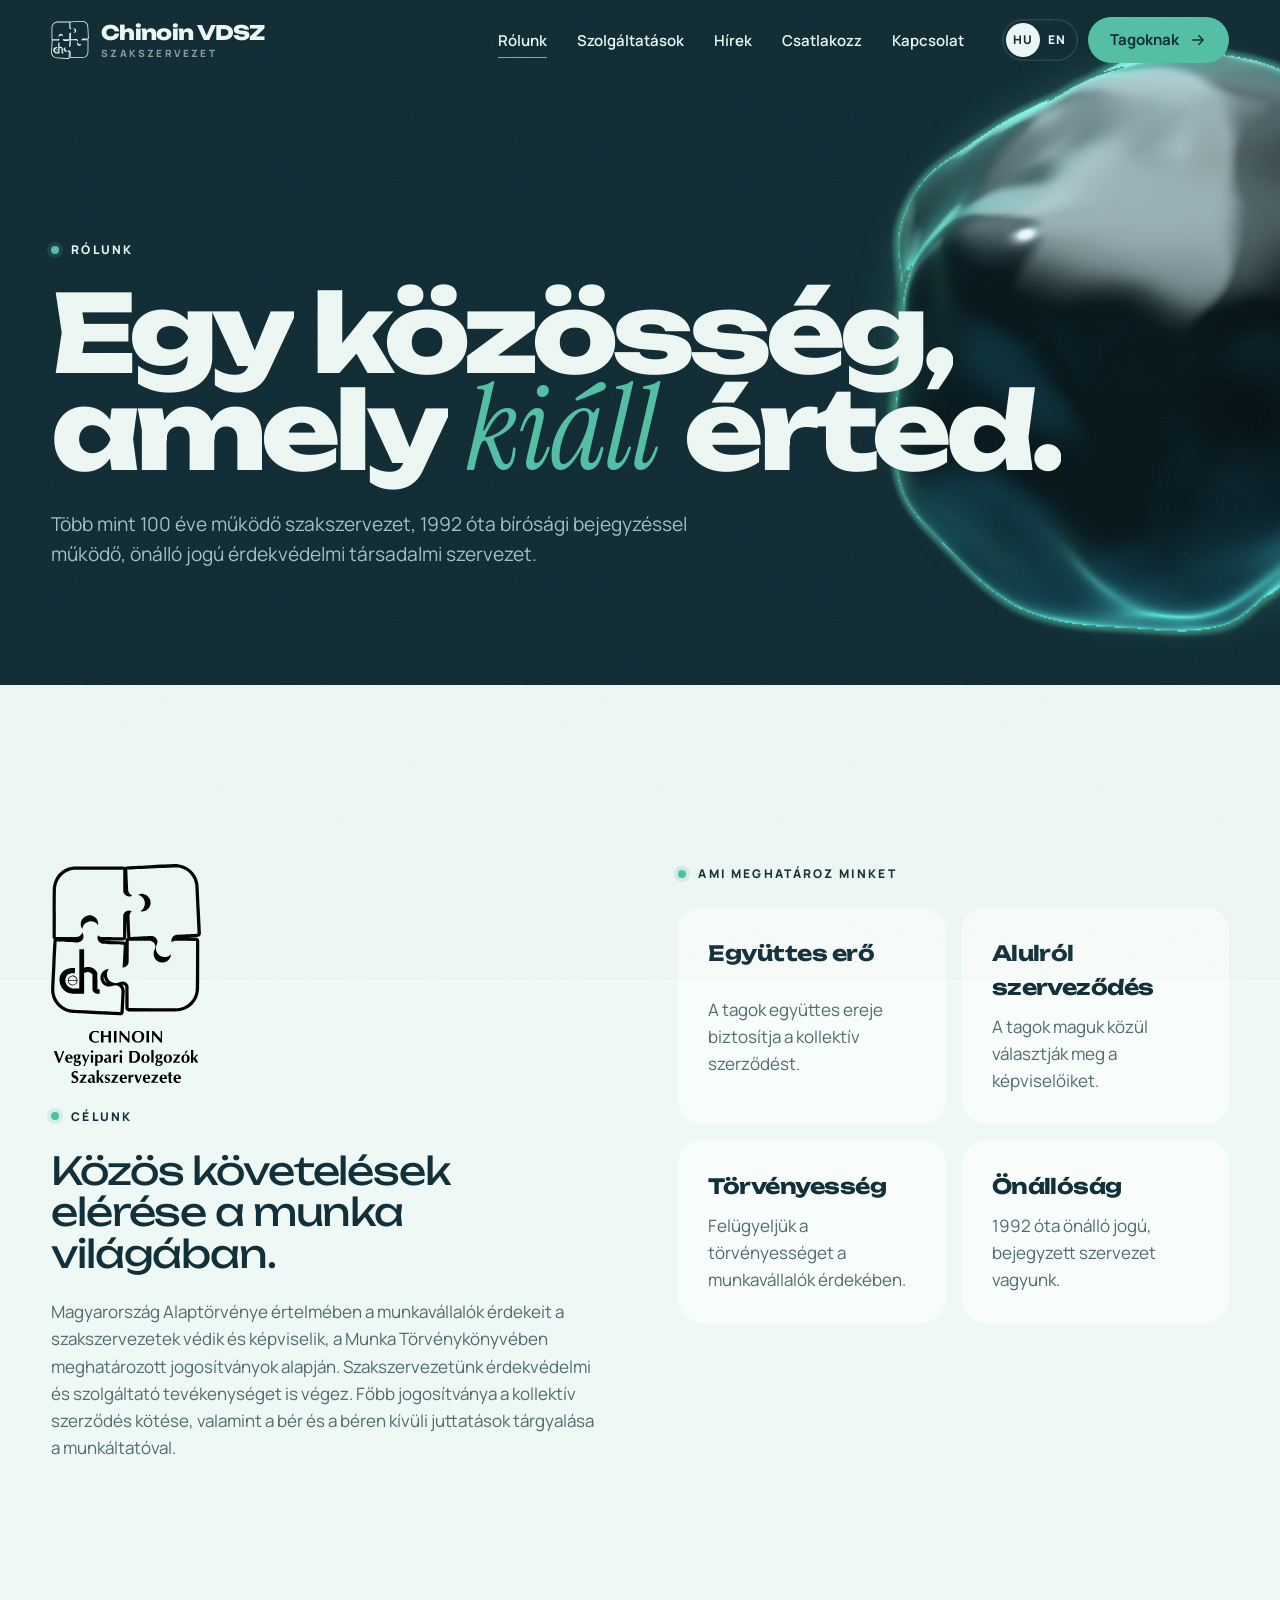
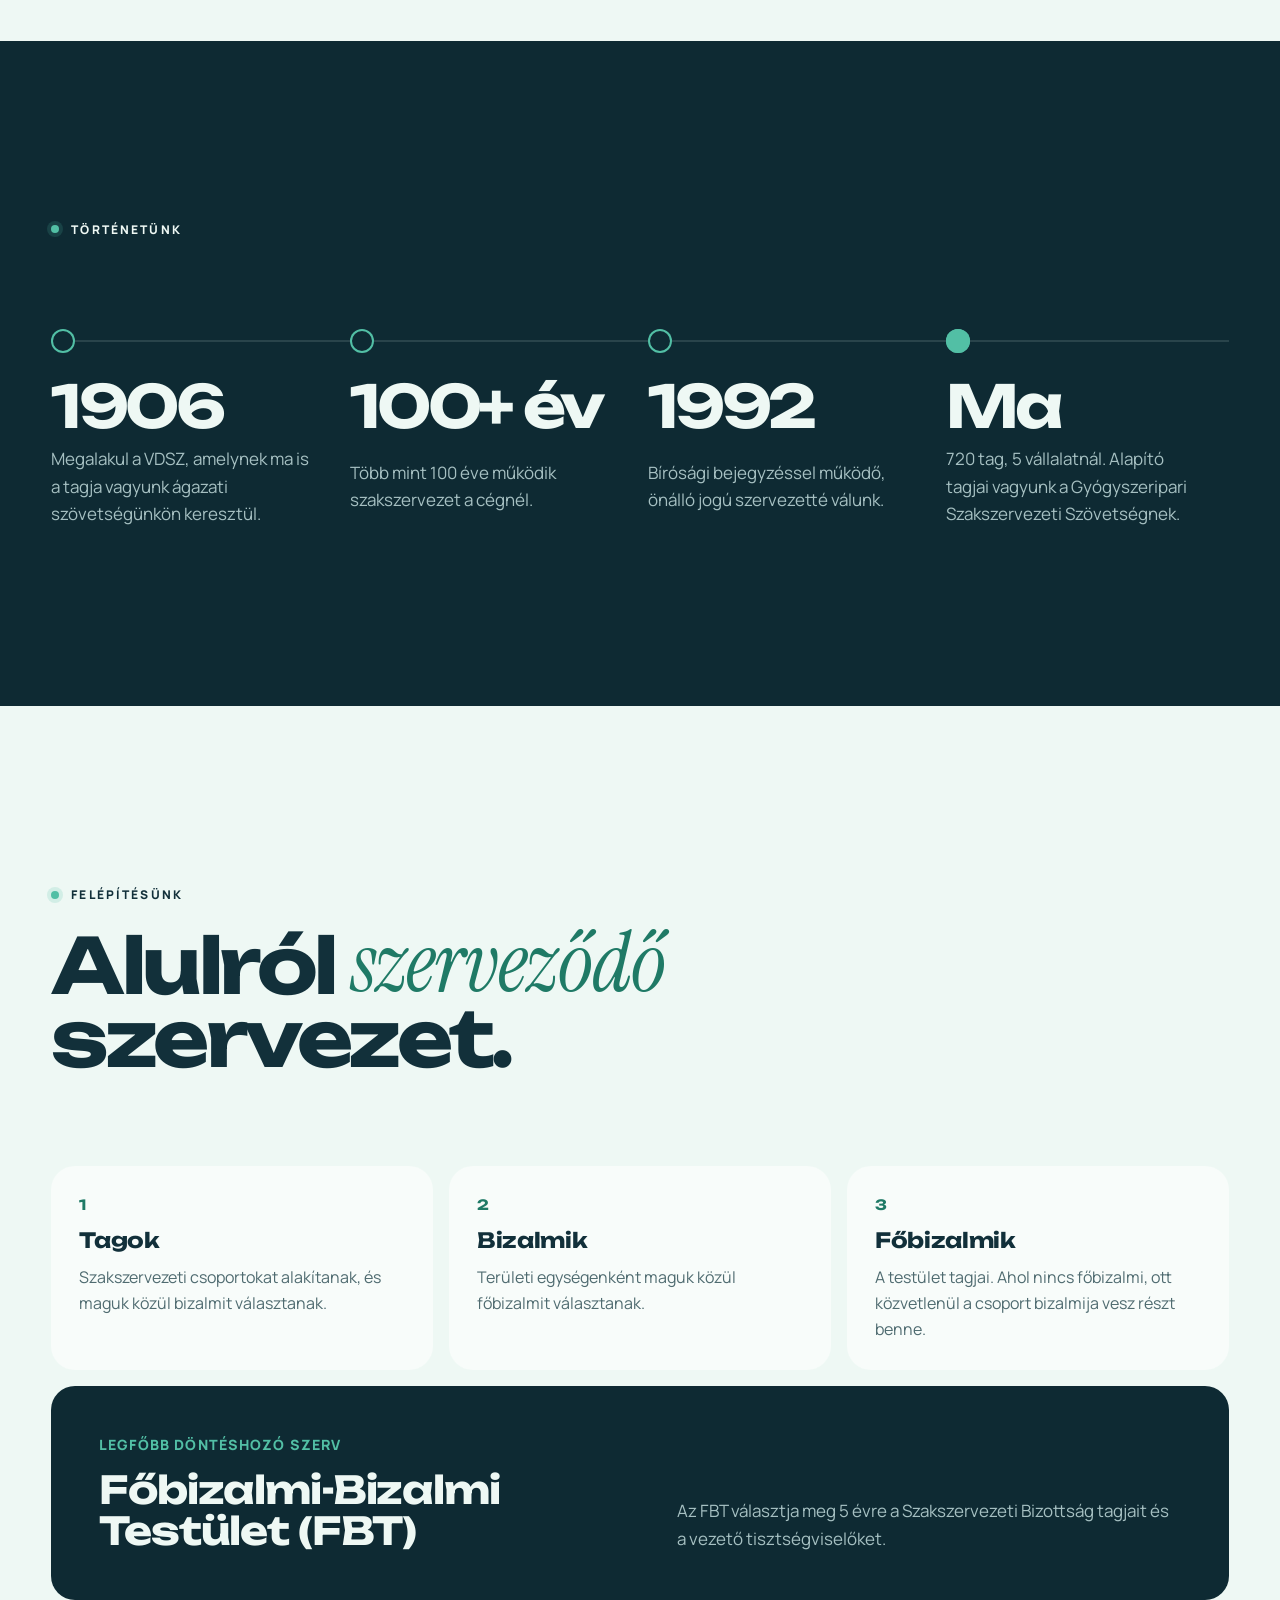
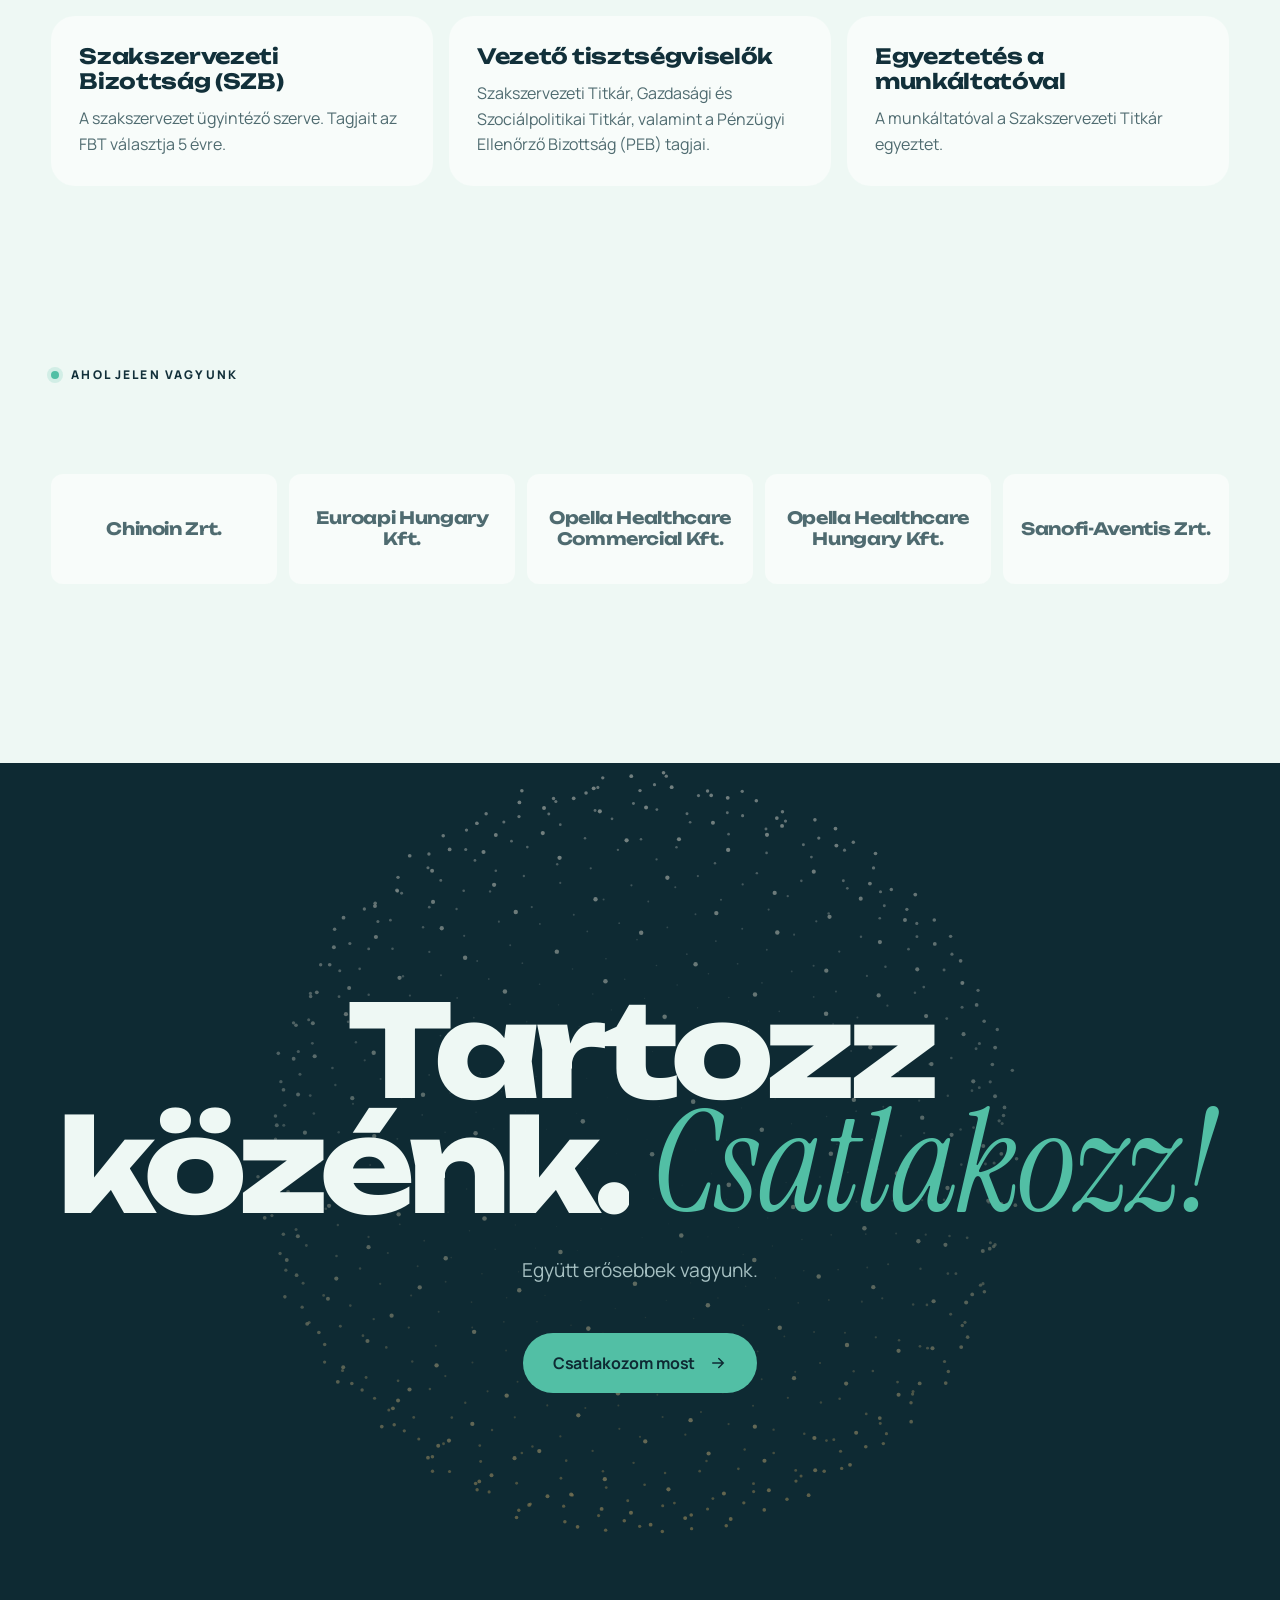
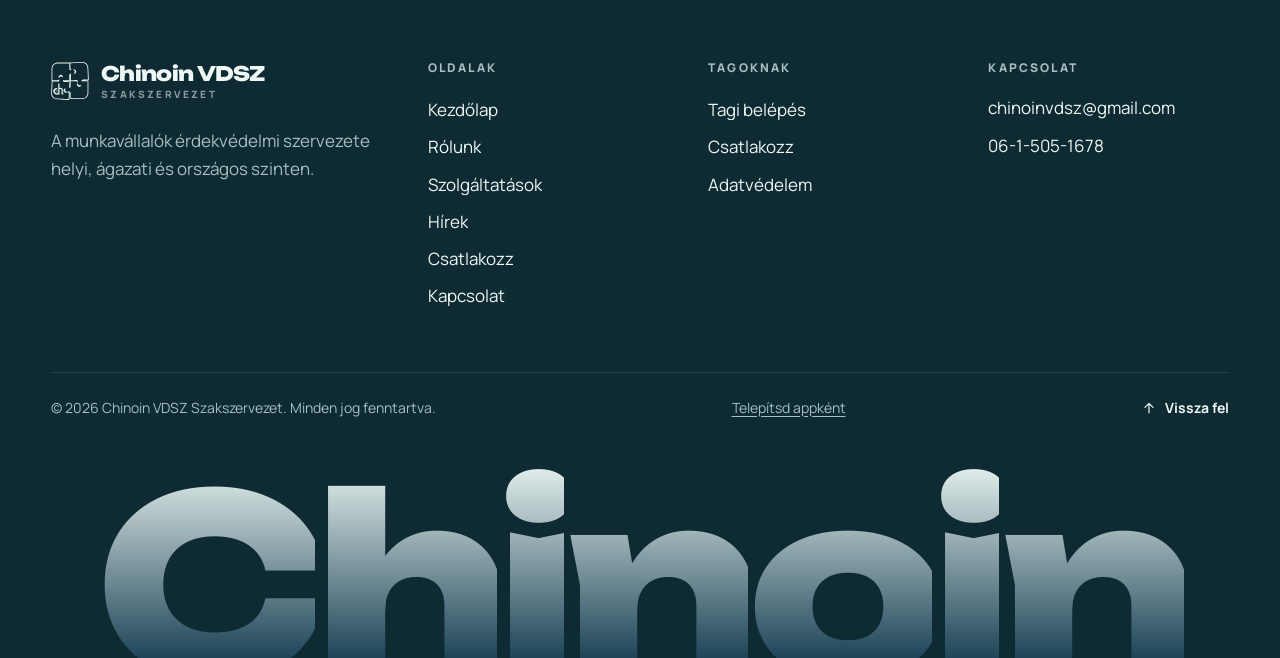
<file: about.html>
<!doctype html>
<html lang="hu" class="no-js">
<head>
  <meta charset="utf-8">
  <meta name="viewport" content="width=device-width, initial-scale=1, viewport-fit=cover">
  <title>Chinoin VDSZ Szakszervezet</title>
  <meta name="description" content="A Chinoin VDSZ története, felépítése és vállalatai.">
  <meta name="theme-color" content="#0e2a33">
  <link rel="canonical" href="https://protection-orb.vercel.app/about.html">
  <meta property="og:type" content="website">
  <meta property="og:site_name" content="Chinoin VDSZ Szakszervezet">
  <meta property="og:title" content="Rólunk · Chinoin VDSZ Szakszervezet">
  <meta property="og:description" content="A Chinoin VDSZ története, felépítése és vállalatai.">
  <meta property="og:url" content="https://protection-orb.vercel.app/about.html">
  <meta property="og:image" content="https://protection-orb.vercel.app/assets/img/og.png">
  <meta property="og:locale" content="hu_HU">
  <meta property="og:locale:alternate" content="en_GB">
  <meta name="twitter:card" content="summary_large_image">
  <link rel="manifest" href="manifest.webmanifest">
  <link rel="icon" href="assets/img/icon.svg" type="image/svg+xml">
  <link rel="apple-touch-icon" href="assets/img/icon-192.png">
  <link rel="preload" href="assets/fonts/Unbounded-normal-latin.woff2" as="font" type="font/woff2" crossorigin>
  <link rel="preload" href="assets/fonts/Manrope-normal-latin.woff2" as="font" type="font/woff2" crossorigin>
  <link rel="stylesheet" href="assets/css/fonts.css?v=15">
  <link rel="stylesheet" href="assets/css/style.css?v=15">
</head>
<body data-page="about" data-title-key="nav.about">
<main id="main">
  <section class="page-hero dark">
    <div class="ph-orb" aria-hidden="true"><canvas data-gl-orb></canvas></div>
    <div class="container">
      <span class="eyebrow fade-up" data-i18n="about.eyebrow"></span>
      <h1 class="h-xl" data-split data-split-manual style="margin-top:24px" data-i18n-html="about.title"></h1>
      <p class="lead muted fade-up d3" data-i18n="about.lead"></p>
    </div>
  </section>

  <section class="section">
    <div class="container split">
      <div class="reveal" style="display:grid;gap:24px;align-content:start">
        <img class="about-logo" src="assets/img/logo-full.svg" width="150" alt="Chinoin Vegyipari Dolgozók Szakszervezete">
        <span class="eyebrow" data-i18n="about.mission.t"></span>
        <p class="h-m" data-i18n="about.mission.d"></p>
        <p class="muted" data-i18n="about.mission.more"></p>
      </div>
      <div class="reveal" style="--d:.1s;display:grid;gap:24px">
        <span class="eyebrow" data-i18n="about.values.t"></span>
        <div class="values">
          <div class="value"><b data-i18n="about.v1.t"></b><span data-i18n="about.v1.d"></span></div>
          <div class="value"><b data-i18n="about.v2.t"></b><span data-i18n="about.v2.d"></span></div>
          <div class="value"><b data-i18n="about.v3.t"></b><span data-i18n="about.v3.d"></span></div>
          <div class="value"><b data-i18n="about.v4.t"></b><span data-i18n="about.v4.d"></span></div>
        </div>
      </div>
    </div>
  </section>

  <section class="section dark">
    <div class="container">
      <div class="section-head reveal"><span class="eyebrow" data-i18n="about.timeline.t"></span></div>
      <div class="timeline">
        <div class="tl-item reveal"><b data-i18n="about.t1.y"></b><span data-i18n="about.t1.d"></span></div>
        <div class="tl-item reveal" style="--d:.1s"><b data-i18n="about.t2.y"></b><span data-i18n="about.t2.d"></span></div>
        <div class="tl-item reveal" style="--d:.2s"><b data-i18n="about.t3.y"></b><span data-i18n="about.t3.d"></span></div>
        <div class="tl-item reveal" style="--d:.3s"><b data-i18n="about.t4.y"></b><span data-i18n="about.t4.d"></span></div>
      </div>
    </div>
  </section>

  <section class="section">
    <div class="container">
      <div class="section-head reveal">
        <span class="eyebrow" data-i18n="about.org.t"></span>
        <h2 class="h-l" data-split data-i18n-html="about.org.title"></h2>
      </div>
      <div class="org">
        <div class="org-row">
          <article class="org-card reveal"><small>1</small><h3 class="h-s" data-i18n="about.org.1.t"></h3><p data-i18n="about.org.1.d"></p></article>
          <article class="org-card reveal" style="--d:.08s"><small>2</small><h3 class="h-s" data-i18n="about.org.2.t"></h3><p data-i18n="about.org.2.d"></p></article>
          <article class="org-card reveal" style="--d:.16s"><small>3</small><h3 class="h-s" data-i18n="about.org.3.t"></h3><p data-i18n="about.org.3.d"></p></article>
        </div>
        <article class="org-core reveal">
          <div><small data-i18n="about.org.core.k"></small><h3 class="h-m" data-i18n="about.org.core.t"></h3></div>
          <p data-i18n="about.org.core.d"></p>
        </article>
        <div class="org-row">
          <article class="org-card reveal"><h3 class="h-s" data-i18n="about.org.4.t"></h3><p data-i18n="about.org.4.d"></p></article>
          <article class="org-card reveal" style="--d:.08s"><h3 class="h-s" data-i18n="about.org.5.t"></h3><p data-i18n="about.org.5.d"></p></article>
          <article class="org-card reveal" style="--d:.16s"><h3 class="h-s" data-i18n="about.org.6.t"></h3><p data-i18n="about.org.6.d"></p></article>
        </div>
      </div>
    </div>
  </section>

  <section class="section" style="padding-top:0">
    <div class="container">
      <div class="section-head reveal"><span class="eyebrow" data-i18n="about.companies.t"></span></div>
      <div class="logo-wall reveal">
        <div>Chinoin Zrt.</div><div>Euroapi Hungary Kft.</div><div>Opella Healthcare Commercial Kft.</div><div>Opella Healthcare Hungary Kft.</div><div>Sanofi-Aventis Zrt.</div>
      </div>
    </div>
  </section>

  <section class="cta dark">
    <div class="cta-orb" aria-hidden="true"><canvas data-orb data-count="800"></canvas></div>
    <div class="container">
      <h2 class="h-xl" data-split data-i18n-html="cta.title"></h2>
      <p class="lead reveal" data-i18n="cta.lead"></p>
      <a data-magnetic class="btn btn--volt reveal" href="join.html" data-magnetic><span class="roll"><span data-i18n="cta.btn"></span></span><svg class="arrow" width="18" height="18" viewBox="0 0 24 24" fill="none" stroke="currentColor" stroke-width="2" stroke-linecap="round"><path d="M5 12h14M13 6l6 6-6 6"/></svg></a>
    </div>
  </section>
</main>
<script src="assets/vendor/gsap.min.js" defer></script>
<script src="assets/vendor/ScrollTrigger.min.js" defer></script>
<script src="assets/vendor/lenis.min.js" defer></script>
<script src="assets/js/config.js?v=15" defer></script>
<script src="assets/js/backend.js?v=15" defer></script>
<script src="assets/js/i18n.js?v=15" defer></script>
<script src="assets/js/orb-gl.js?v=15" defer></script>
<script src="assets/js/app.js?v=15" defer></script>
</body>
</html>
</file>
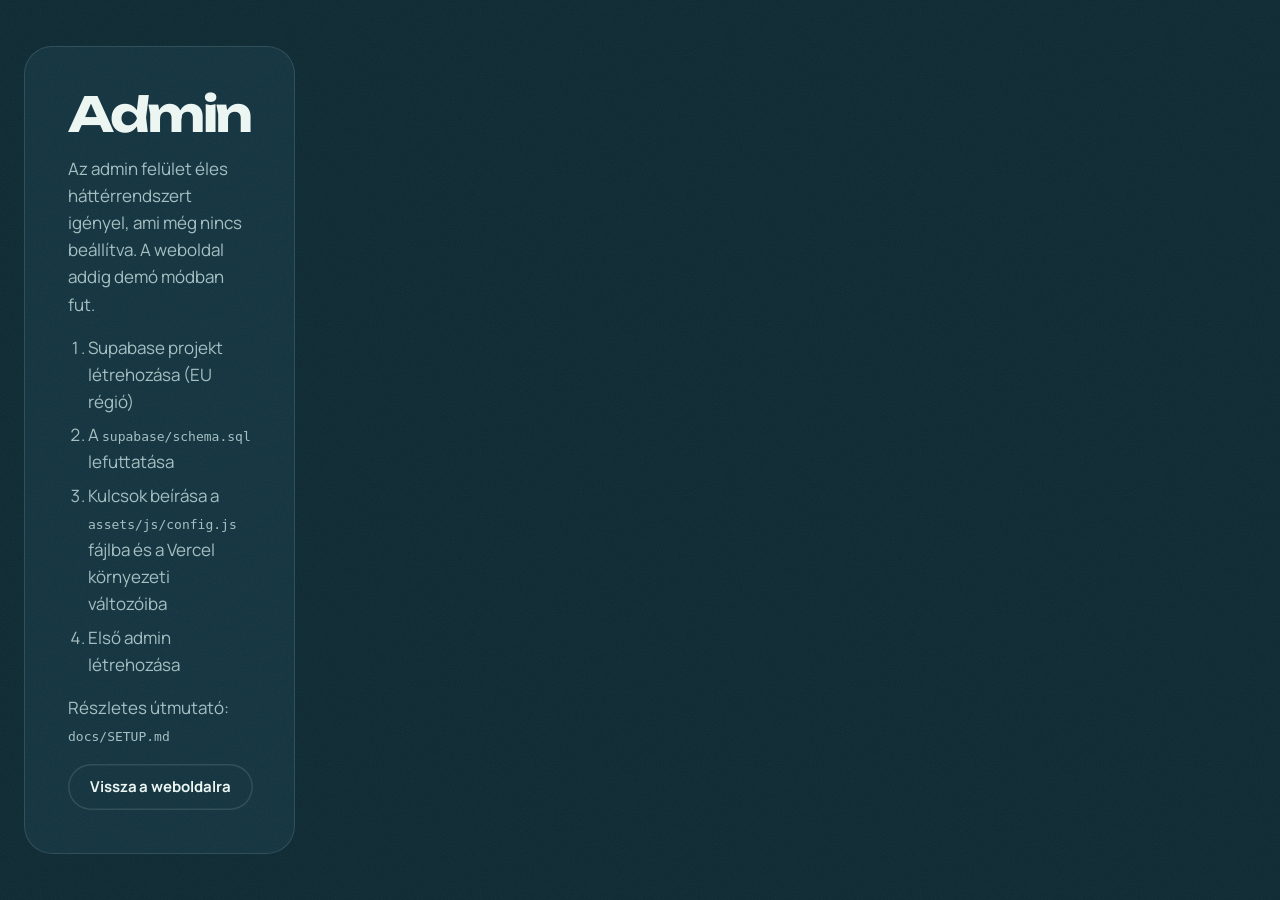
<file: admin.html>
<!doctype html>
<html lang="hu" class="no-js">
<head>
  <meta charset="utf-8">
  <meta name="viewport" content="width=device-width, initial-scale=1, viewport-fit=cover">
  <title>Admin · Chinoin VDSZ</title>
  <meta name="description" content="Vállalati tagi felület.">
  <meta name="robots" content="noindex, nofollow">
  <meta name="theme-color" content="#0e2a33">
  <meta name="apple-mobile-web-app-capable" content="yes">
  <meta name="apple-mobile-web-app-status-bar-style" content="black-translucent">
  <link rel="manifest" href="manifest.webmanifest">
  <link rel="icon" href="assets/img/icon.svg" type="image/svg+xml">
  <link rel="apple-touch-icon" href="assets/img/icon-192.png">
  <link rel="preload" href="assets/fonts/Unbounded-normal-latin.woff2" as="font" type="font/woff2" crossorigin>
  <link rel="preload" href="assets/fonts/Manrope-normal-latin.woff2" as="font" type="font/woff2" crossorigin>
  <link rel="stylesheet" href="assets/css/fonts.css?v=15">
  <link rel="stylesheet" href="assets/css/style.css?v=15">
</head>
<body data-page="admin" data-app class="app-body">
<a class="skip-link" href="#main">Ugrás a tartalomra</a>
<div class="app-shell" data-admin aria-live="polite"></div>
<script src="assets/js/config.js?v=15" defer></script>
<script src="assets/js/backend.js?v=15" defer></script>
<script src="assets/js/i18n.js?v=15" defer></script>
<script src="assets/js/app.js?v=15" defer></script>
<script src="assets/js/admin.js?v=15" defer></script>
</body>
</html>
</file>
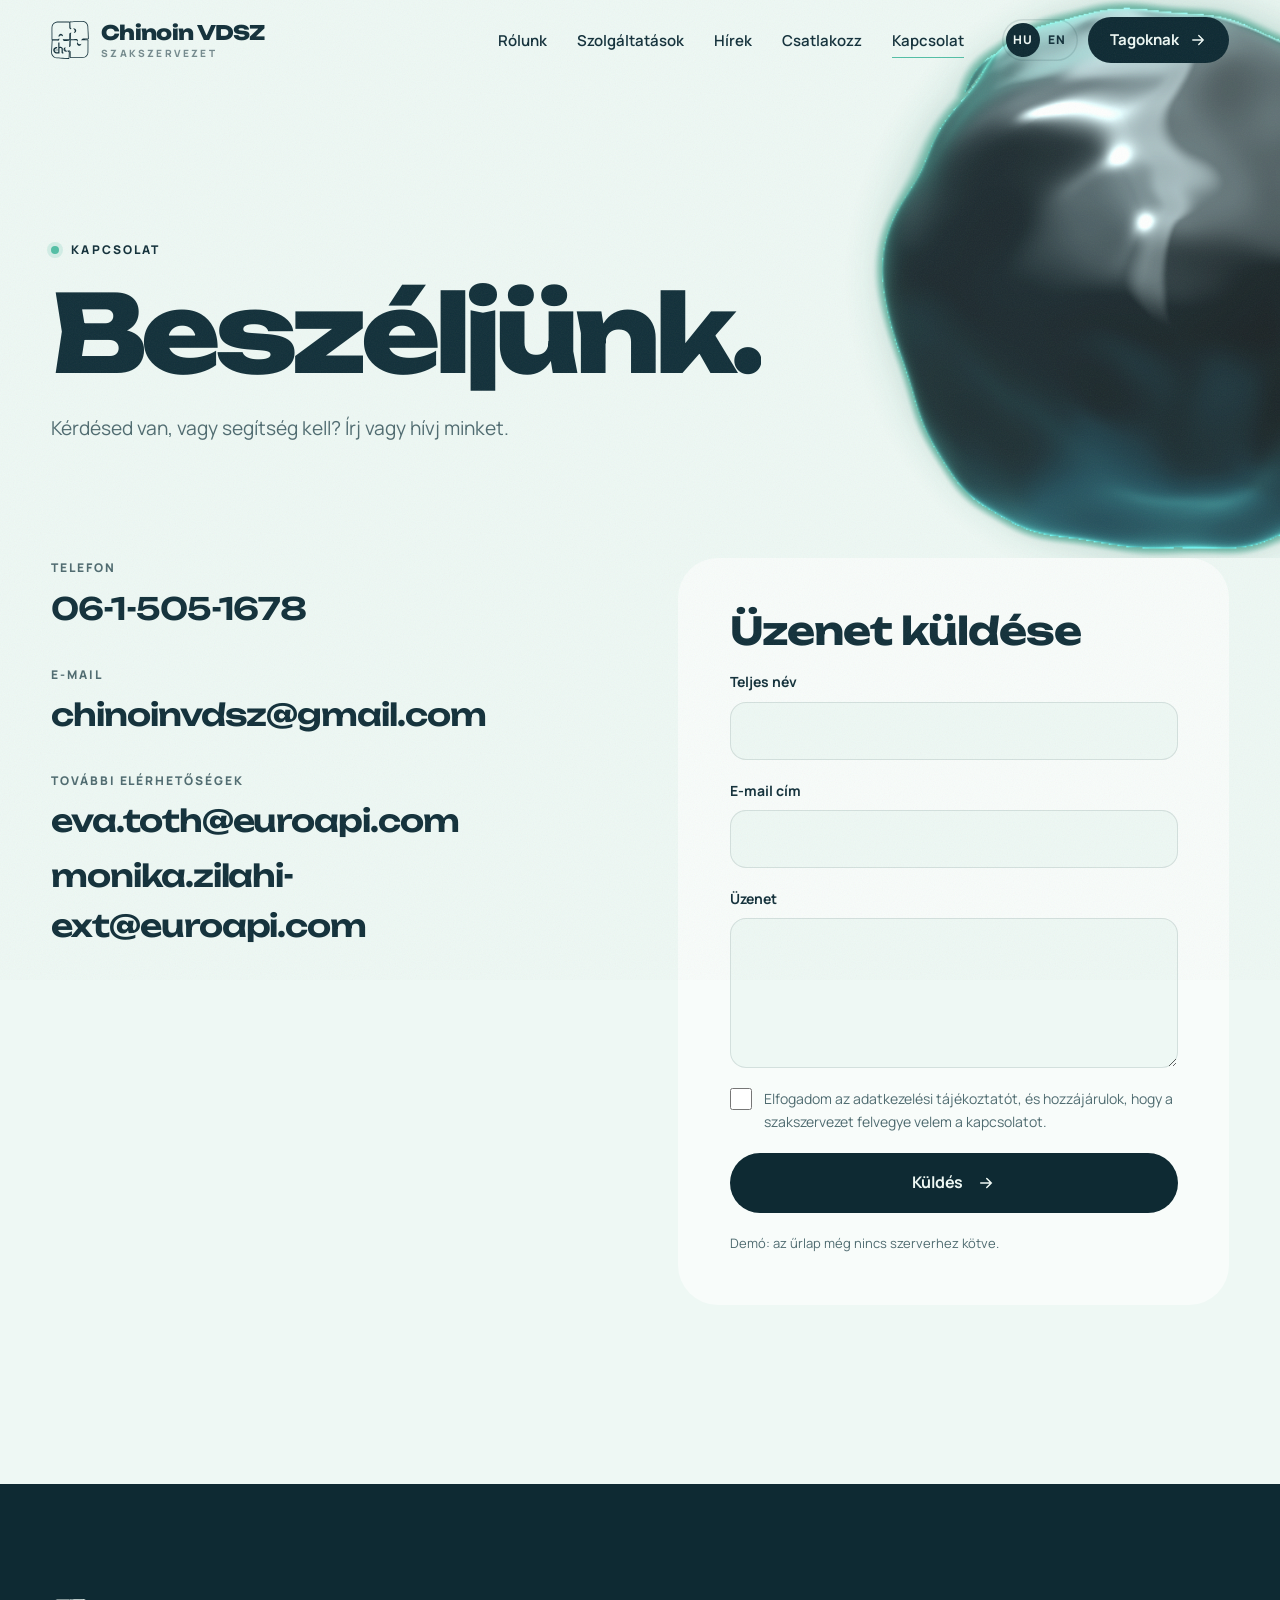
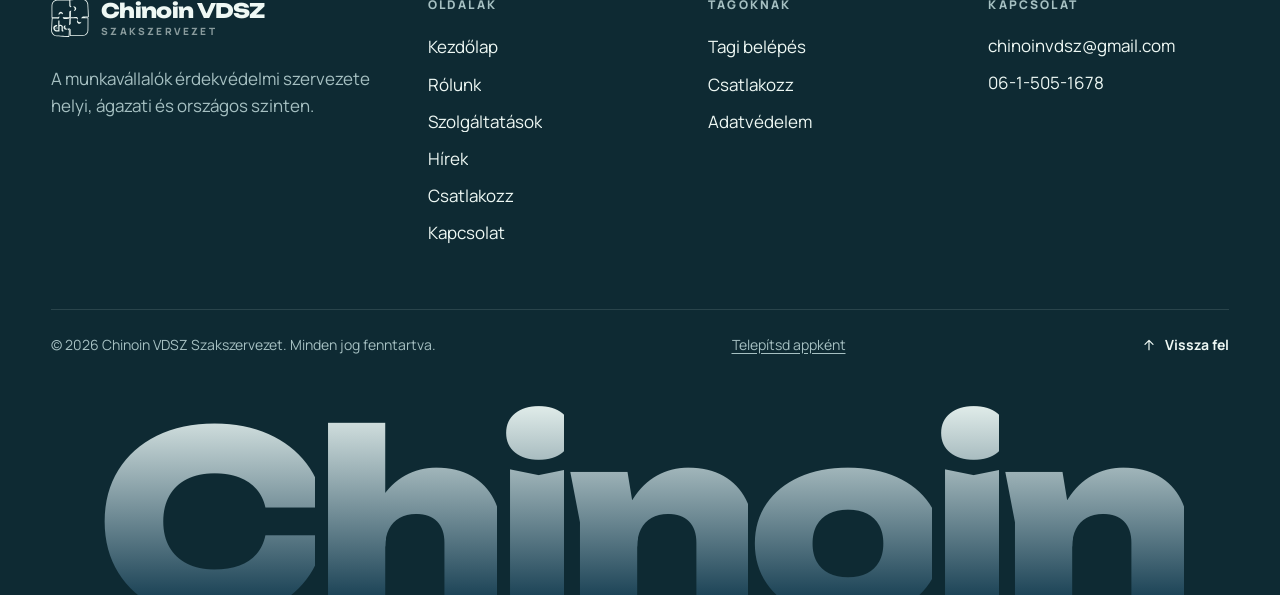
<file: contact.html>
<!doctype html>
<html lang="hu" class="no-js">
<head>
  <meta charset="utf-8">
  <meta name="viewport" content="width=device-width, initial-scale=1, viewport-fit=cover">
  <title>Chinoin VDSZ Szakszervezet</title>
  <meta name="description" content="A Chinoin VDSZ elérhetőségei: telefon, e-mail és üzenetküldés.">
  <meta name="theme-color" content="#0e2a33">
  <link rel="canonical" href="https://protection-orb.vercel.app/contact.html">
  <meta property="og:type" content="website">
  <meta property="og:site_name" content="Chinoin VDSZ Szakszervezet">
  <meta property="og:title" content="Kapcsolat · Chinoin VDSZ Szakszervezet">
  <meta property="og:description" content="A Chinoin VDSZ elérhetőségei: telefon, e-mail és üzenetküldés.">
  <meta property="og:url" content="https://protection-orb.vercel.app/contact.html">
  <meta property="og:image" content="https://protection-orb.vercel.app/assets/img/og.png">
  <meta property="og:locale" content="hu_HU">
  <meta property="og:locale:alternate" content="en_GB">
  <meta name="twitter:card" content="summary_large_image">
  <link rel="manifest" href="manifest.webmanifest">
  <link rel="icon" href="assets/img/icon.svg" type="image/svg+xml">
  <link rel="apple-touch-icon" href="assets/img/icon-192.png">
  <link rel="preload" href="assets/fonts/Unbounded-normal-latin.woff2" as="font" type="font/woff2" crossorigin>
  <link rel="preload" href="assets/fonts/Manrope-normal-latin.woff2" as="font" type="font/woff2" crossorigin>
  <link rel="stylesheet" href="assets/css/fonts.css?v=15">
  <link rel="stylesheet" href="assets/css/style.css?v=15">
</head>
<body data-page="contact" data-title-key="nav.contact" class="page-light">
<main id="main">
  <section class="page-hero">
    <div class="ph-orb" aria-hidden="true"><canvas data-gl-orb></canvas></div>
    <div class="container">
      <span class="eyebrow fade-up" data-i18n="nav.contact"></span>
      <h1 class="h-xl" data-split data-split-manual style="margin-top:24px" data-i18n="contact.page.title"></h1>
      <p class="lead muted fade-up d3" data-i18n="contact.page.lead"></p>
    </div>
  </section>
  <section class="section" style="padding-top:0">
    <div class="container split">
      <div class="reveal">
        <div class="contact-list">
          <div><small data-i18n="contact.phone"></small><a href="tel:+3615051678">06-1-505-1678</a></div>
          <div><small>E-mail</small><a href="mailto:chinoinvdsz@gmail.com">chinoinvdsz@gmail.com</a></div>
          <div><small data-i18n="contact.more"></small><a href="mailto:eva.toth@euroapi.com">eva.toth@euroapi.com</a><a href="mailto:monika.zilahi-ext@euroapi.com">monika.zilahi-ext@euroapi.com</a></div>
        </div>
      </div>
      <form class="form-card reveal" style="--d:.1s" data-demo-form data-kind="contact" data-ok-key="contact.form.ok" novalidate>
        <h3 class="h-m" data-i18n="contact.form.t"></h3>
        <div class="field"><label for="c-name" data-i18n="join.form.name"></label><input class="input" id="c-name" name="name" autocomplete="name" required maxlength="200"></div>
        <div class="field"><label for="c-email" data-i18n="join.form.email"></label><input class="input" id="c-email" name="email" type="email" autocomplete="email" required maxlength="200"></div>
        <div class="field"><label for="c-msg" data-i18n="contact.form.msg"></label><textarea class="input" id="c-msg" name="message" required maxlength="5000"></textarea></div>
        <label class="check"><input type="checkbox" required><span data-i18n="join.form.consent"></span></label>
        <div data-form-status hidden role="status"></div>
        <button class="btn btn--block" type="submit"><span data-i18n="contact.form.submit"></span><svg class="arrow" width="18" height="18" viewBox="0 0 24 24" fill="none" stroke="currentColor" stroke-width="2" stroke-linecap="round"><path d="M5 12h14M13 6l6 6-6 6"/></svg></button>
        <p class="form-note" data-i18n="join.form.demo"></p>
      </form>
    </div>
  </section>
</main>
<script src="assets/vendor/gsap.min.js" defer></script>
<script src="assets/vendor/ScrollTrigger.min.js" defer></script>
<script src="assets/vendor/lenis.min.js" defer></script>
<script src="assets/js/config.js?v=15" defer></script>
<script src="assets/js/backend.js?v=15" defer></script>
<script src="assets/js/i18n.js?v=15" defer></script>
<script src="assets/js/orb-gl.js?v=15" defer></script>
<script src="assets/js/app.js?v=15" defer></script>
</body>
</html>
</file>
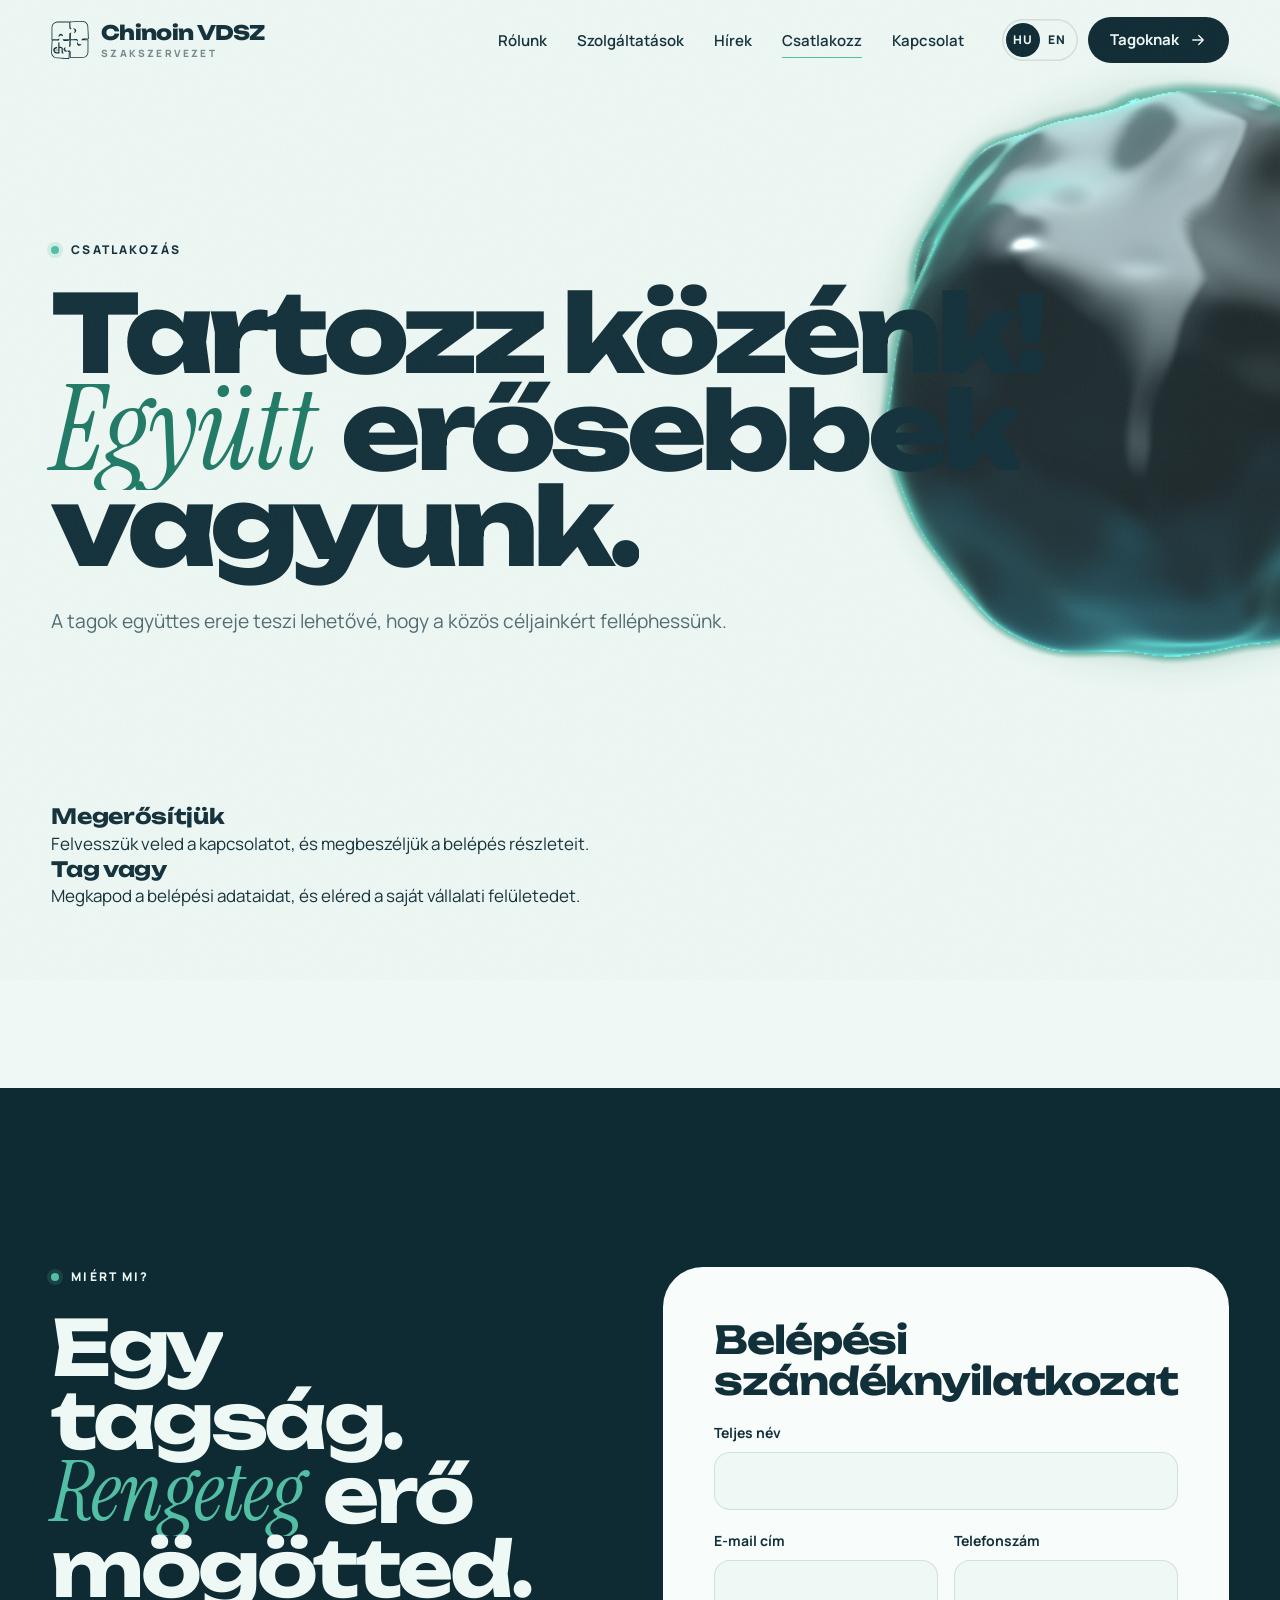
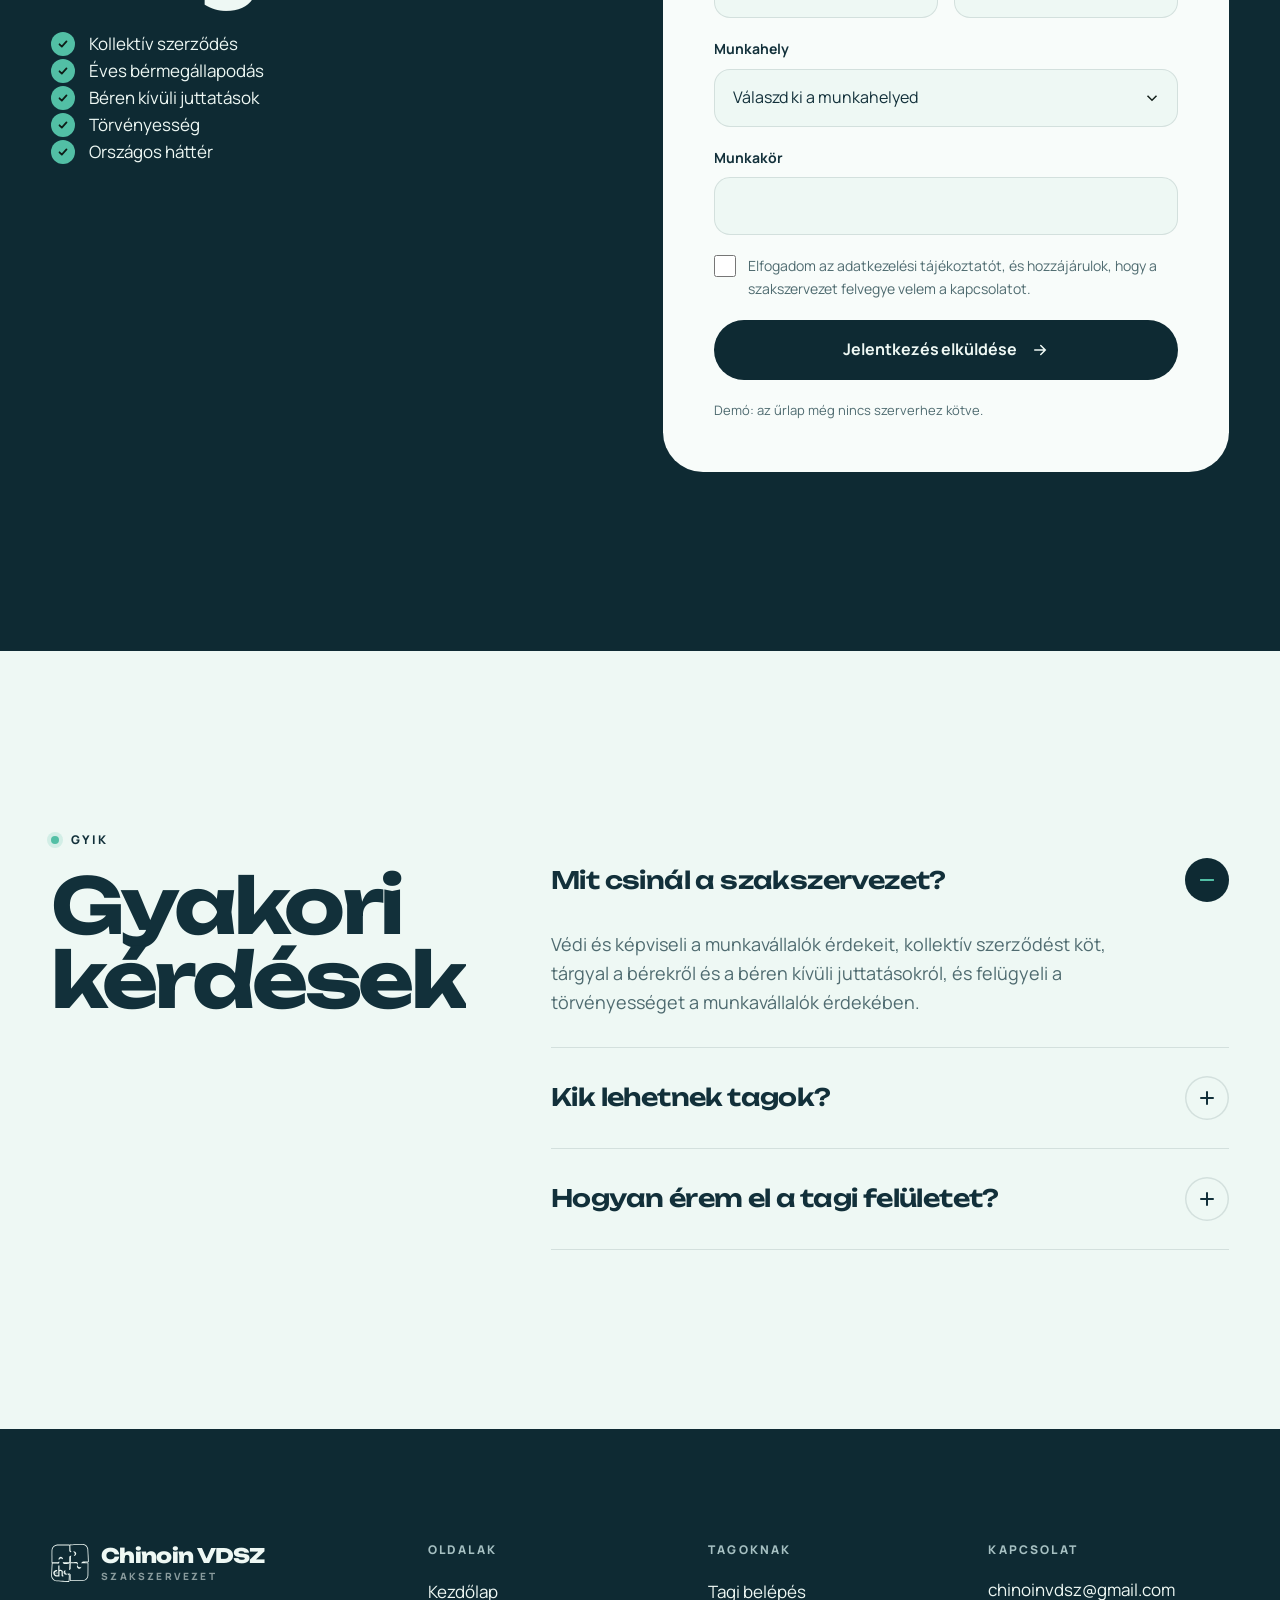
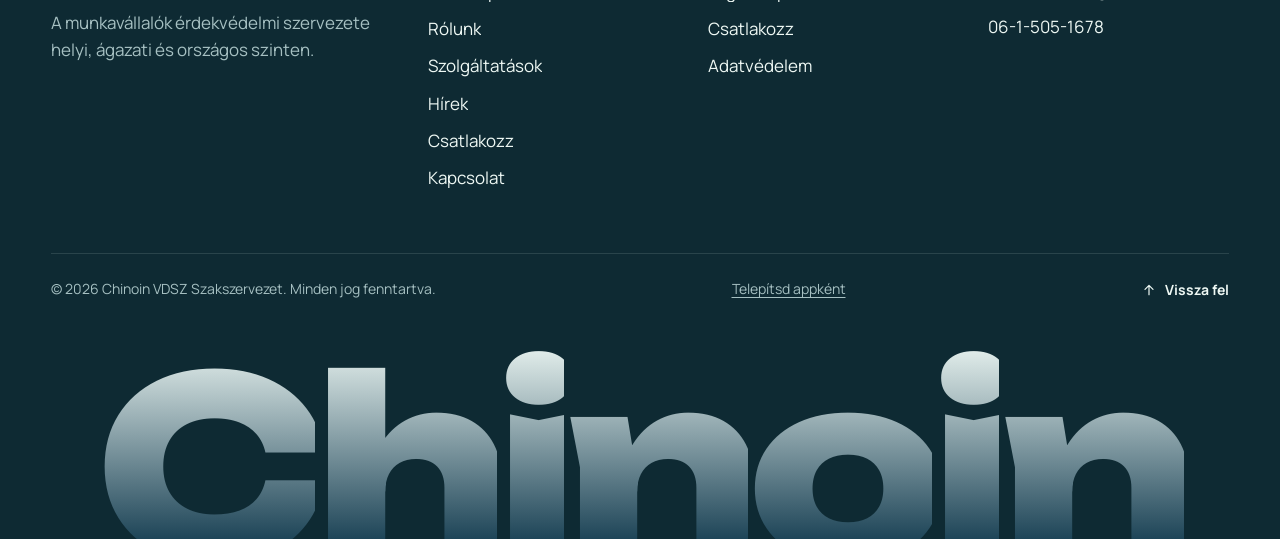
<file: join.html>
<!doctype html>
<html lang="hu" class="no-js">
<head>
  <meta charset="utf-8">
  <meta name="viewport" content="width=device-width, initial-scale=1, viewport-fit=cover">
  <title>Chinoin VDSZ Szakszervezet</title>
  <meta name="description" content="Tartozz közénk! Csatlakozz a Chinoin VDSZ szakszervezethez.">
  <meta name="theme-color" content="#0e2a33">
  <link rel="canonical" href="https://protection-orb.vercel.app/join.html">
  <meta property="og:type" content="website">
  <meta property="og:site_name" content="Chinoin VDSZ Szakszervezet">
  <meta property="og:title" content="Csatlakozz · Chinoin VDSZ Szakszervezet">
  <meta property="og:description" content="Tartozz közénk! Csatlakozz a Chinoin VDSZ szakszervezethez.">
  <meta property="og:url" content="https://protection-orb.vercel.app/join.html">
  <meta property="og:image" content="https://protection-orb.vercel.app/assets/img/og.png">
  <meta property="og:locale" content="hu_HU">
  <meta property="og:locale:alternate" content="en_GB">
  <meta name="twitter:card" content="summary_large_image">
  <link rel="manifest" href="manifest.webmanifest">
  <link rel="icon" href="assets/img/icon.svg" type="image/svg+xml">
  <link rel="apple-touch-icon" href="assets/img/icon-192.png">
  <link rel="preload" href="assets/fonts/Unbounded-normal-latin.woff2" as="font" type="font/woff2" crossorigin>
  <link rel="preload" href="assets/fonts/Manrope-normal-latin.woff2" as="font" type="font/woff2" crossorigin>
  <link rel="stylesheet" href="assets/css/fonts.css?v=15">
  <link rel="stylesheet" href="assets/css/style.css?v=15">
</head>
<body data-page="join" data-title-key="nav.join" class="page-light">
<main id="main">
  <section class="page-hero">
    <div class="ph-orb" aria-hidden="true"><canvas data-gl-orb></canvas></div>
    <div class="container">
      <span class="eyebrow fade-up" data-i18n="steps.eyebrow"></span>
      <h1 class="h-xl" data-split data-split-manual style="margin-top:24px" data-i18n-html="join.page.title"></h1>
      <p class="lead muted fade-up d3" data-i18n="join.page.lead"></p>
    </div>
  </section>

  <section class="section" style="padding-top:0">
    <div class="container">
      <div class="steps">
        <div class="step reveal"><h3 class="h-s" data-i18n="steps.1.t"></h3><p data-i18n="steps.1.d"></p></div>
        <div class="step reveal" style="--d:.1s"><h3 class="h-s" data-i18n="steps.2.t"></h3><p data-i18n="steps.2.d"></p></div>
        <div class="step reveal" style="--d:.2s"><h3 class="h-s" data-i18n="steps.3.t"></h3><p data-i18n="steps.3.d"></p></div>
      </div>
    </div>
  </section>

  <section class="section dark" id="form">
    <div class="container split">
      <div class="reveal" style="display:grid;gap:24px;align-content:start">
        <span class="eyebrow" data-i18n="why.eyebrow"></span>
        <h2 class="h-l" data-split data-i18n-html="why.title"></h2>
        <ul class="checklist">
          <li data-i18n="why.1.t"></li><li data-i18n="why.2.t"></li><li data-i18n="why.3.t"></li><li data-i18n="why.4.t"></li><li data-i18n="why.5.t"></li>
        </ul>
      </div>
      <form class="form-card reveal" style="--d:.1s;color:var(--on-paper)" data-demo-form data-kind="join" data-ok-key="join.form.ok" novalidate>
        <h3 class="h-m" data-i18n="join.form.t"></h3>
        <div class="field"><label for="j-name" data-i18n="join.form.name"></label><input class="input" id="j-name" name="name" autocomplete="name" required></div>
        <div class="field-row">
          <div class="field"><label for="j-email" data-i18n="join.form.email"></label><input class="input" id="j-email" name="email" type="email" autocomplete="email" required></div>
          <div class="field"><label for="j-phone" data-i18n="join.form.phone"></label><input class="input" id="j-phone" name="phone" type="tel" autocomplete="tel"></div>
        </div>
        <div class="field"><label for="j-company" data-i18n="join.form.company"></label>
          <select class="input" id="j-company" name="company" required>
            <option value="" data-i18n="join.form.company.ph"></option>
            <option>Chinoin Zrt.</option><option>Euroapi Hungary Kft.</option><option>Opella Healthcare Commercial Kft.</option><option>Opella Healthcare Hungary Kft.</option><option>Sanofi-Aventis Zrt.</option>
            <option value="other" data-i18n="join.form.company.other"></option>
          </select>
        </div>
        <div class="field"><label for="j-pos" data-i18n="join.form.position"></label><input class="input" id="j-pos" name="position" autocomplete="organization-title"></div>
        <label class="check"><input type="checkbox" required><span data-i18n="join.form.consent"></span></label>
        <div data-form-status hidden role="status"></div>
        <button class="btn btn--block" type="submit"><span data-i18n="join.form.submit"></span><svg class="arrow" width="18" height="18" viewBox="0 0 24 24" fill="none" stroke="currentColor" stroke-width="2" stroke-linecap="round"><path d="M5 12h14M13 6l6 6-6 6"/></svg></button>
        <p class="form-note" data-i18n="join.form.demo"></p>
      </form>
    </div>
  </section>

  <section class="section">
    <div class="container faq-wrap">
      <div class="reveal" style="display:grid;gap:20px;align-content:start">
        <span class="eyebrow" data-i18n="faq.eyebrow"></span>
        <h2 class="h-l" data-split data-i18n="faq.title"></h2>
      </div>
      <div class="faq reveal">
        <details open><summary><span data-i18n="faq.1.q"></span><span class="plus"></span></summary><p class="answer" data-i18n="faq.1.a"></p></details>
        <details><summary><span data-i18n="faq.2.q"></span><span class="plus"></span></summary><p class="answer" data-i18n="faq.2.a"></p></details>
        <details><summary><span data-i18n="faq.3.q"></span><span class="plus"></span></summary><p class="answer" data-i18n="faq.3.a"></p></details>
      </div>
    </div>
  </section>
</main>
<script src="assets/vendor/gsap.min.js" defer></script>
<script src="assets/vendor/ScrollTrigger.min.js" defer></script>
<script src="assets/vendor/lenis.min.js" defer></script>
<script src="assets/js/config.js?v=15" defer></script>
<script src="assets/js/backend.js?v=15" defer></script>
<script src="assets/js/i18n.js?v=15" defer></script>
<script src="assets/js/orb-gl.js?v=15" defer></script>
<script src="assets/js/app.js?v=15" defer></script>
</body>
</html>
</file>
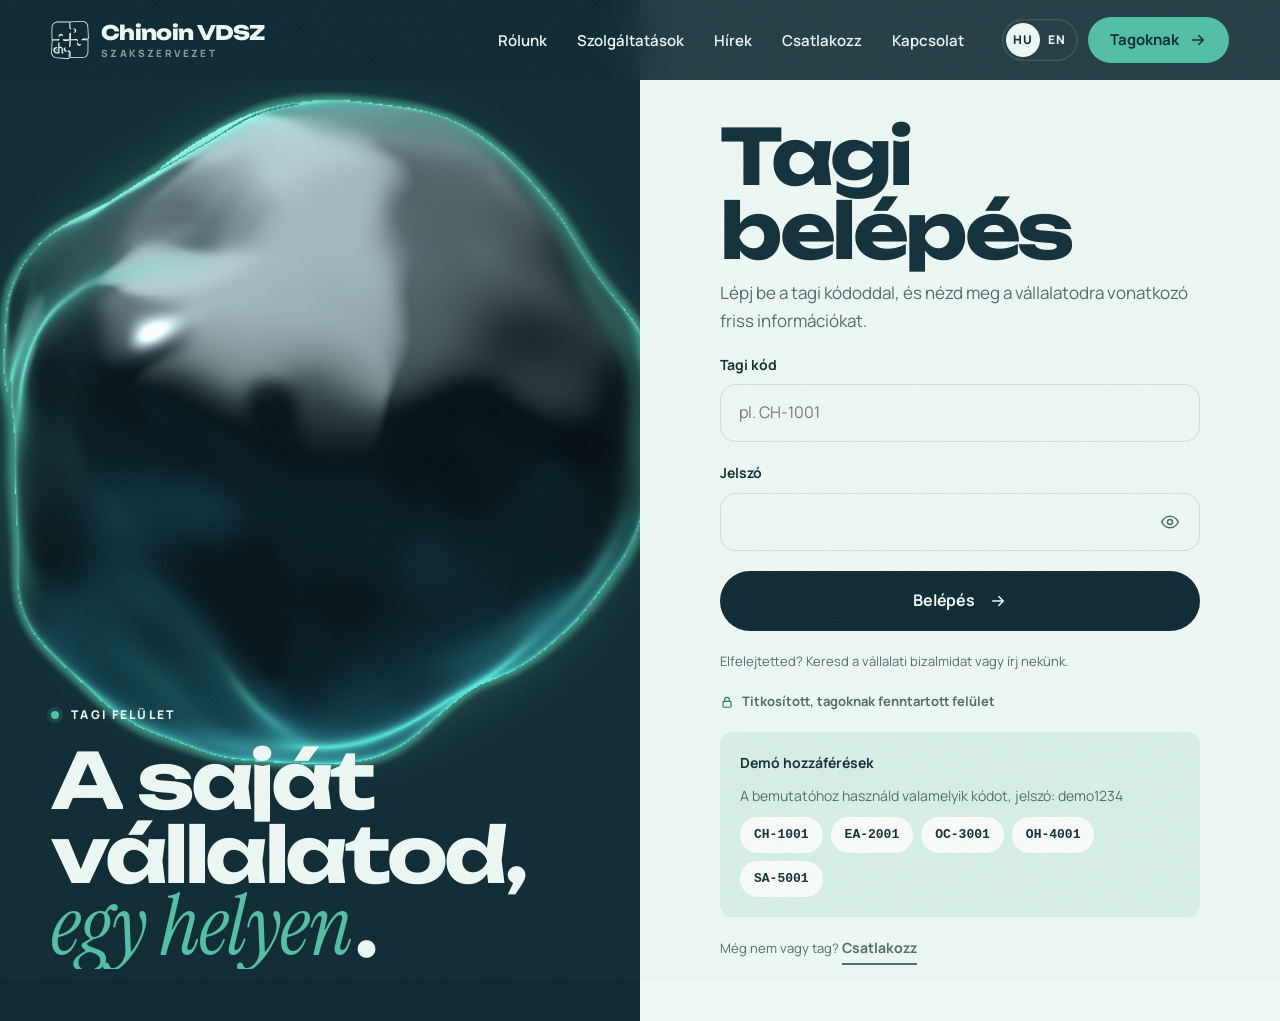
<file: login.html>
<!doctype html>
<html lang="hu" class="no-js">
<head>
  <meta charset="utf-8">
  <meta name="viewport" content="width=device-width, initial-scale=1, viewport-fit=cover">
  <title>Chinoin VDSZ Szakszervezet</title>
  <meta name="description" content="Belépés a vállalatonkénti tagi felületre.">
  <meta name="robots" content="noindex">
  <meta name="theme-color" content="#0e2a33">
  <link rel="canonical" href="https://protection-orb.vercel.app/login.html">
  <meta property="og:type" content="website">
  <meta property="og:site_name" content="Chinoin VDSZ Szakszervezet">
  <meta property="og:title" content="Tagi belépés · Chinoin VDSZ Szakszervezet">
  <meta property="og:description" content="Belépés a vállalatonkénti tagi felületre.">
  <meta property="og:url" content="https://protection-orb.vercel.app/login.html">
  <meta property="og:image" content="https://protection-orb.vercel.app/assets/img/og.png">
  <meta property="og:locale" content="hu_HU">
  <meta property="og:locale:alternate" content="en_GB">
  <meta name="twitter:card" content="summary_large_image">
  <link rel="manifest" href="manifest.webmanifest">
  <link rel="icon" href="assets/img/icon.svg" type="image/svg+xml">
  <link rel="apple-touch-icon" href="assets/img/icon-192.png">
  <link rel="preload" href="assets/fonts/Unbounded-normal-latin.woff2" as="font" type="font/woff2" crossorigin>
  <link rel="preload" href="assets/fonts/Manrope-normal-latin.woff2" as="font" type="font/woff2" crossorigin>
  <link rel="stylesheet" href="assets/css/fonts.css?v=15">
  <link rel="stylesheet" href="assets/css/style.css?v=15">
</head>
<body data-page="login" data-title-key="login.title" data-no-footer class="solid-header">
<main id="main" class="auth">
  <section class="auth-art dark">
    <div class="hero-gl" aria-hidden="true"><canvas data-gl-orb></canvas></div>
    <span class="eyebrow fade-up" data-i18n="portal.teaser.eyebrow"></span>
    <h1 class="h-l" data-split data-split-manual style="margin-top:20px" data-i18n-html="portal.teaser.title"></h1>
  </section>
  <section class="auth-form">
    <form class="form-card" data-login novalidate>
      <div style="display:grid;gap:12px">
        <h2 class="h-l" data-split data-i18n="login.title"></h2>
        <p class="muted" data-i18n="login.lead"></p>
      </div>
      <div class="field"><label for="code" data-i18n="login.code"></label><input class="input" id="code" autocomplete="username" autocapitalize="characters" data-i18n-attr="placeholder:login.code.ph" required></div>
      <div class="field"><label for="password" data-i18n="login.password"></label>
        <div class="pw-wrap"><input class="input" id="password" type="password" autocomplete="current-password" required>
          <button class="pw-toggle" type="button" aria-pressed="false" data-i18n-attr="aria-label:login.show"><svg width="20" height="20" viewBox="0 0 24 24" fill="none" stroke="currentColor" stroke-width="1.8"><path d="M2 12s3.5-7 10-7 10 7 10 7-3.5 7-10 7S2 12 2 12Z"/><circle cx="12" cy="12" r="3"/></svg></button>
        </div>
      </div>
      <p class="alert alert--err" data-login-error hidden role="alert" data-i18n="login.error"></p>
      <button class="btn btn--block" type="submit"><svg class="ok-icon" width="18" height="18" viewBox="0 0 24 24" fill="none" stroke="currentColor" stroke-width="2.4" stroke-linecap="round" stroke-linejoin="round" aria-hidden="true"><path d="M5 12.5l4.5 4.5L19 7.5"/></svg><span data-i18n="login.submit"></span><svg class="arrow" width="18" height="18" viewBox="0 0 24 24" fill="none" stroke="currentColor" stroke-width="2" stroke-linecap="round"><path d="M5 12h14M13 6l6 6-6 6"/></svg></button>
      <p class="form-note" data-i18n="login.forgot"></p>
      <span class="secure"><svg viewBox="0 0 24 24" fill="none" stroke="currentColor" stroke-width="2" stroke-linecap="round" stroke-linejoin="round" aria-hidden="true"><rect x="5" y="11" width="14" height="10" rx="2"/><path d="M8 11V8a4 4 0 0 1 8 0v3"/></svg><span data-i18n="login.secure"></span></span>
      <div class="demo-box">
        <b data-i18n="login.demo.t"></b>
        <span class="muted" data-i18n="login.demo.d"></span>
        <div class="codes"><button type="button" data-demo-code="CH-1001">CH-1001</button><button type="button" data-demo-code="EA-2001">EA-2001</button><button type="button" data-demo-code="OC-3001">OC-3001</button><button type="button" data-demo-code="OH-4001">OH-4001</button><button type="button" data-demo-code="SA-5001">SA-5001</button></div>
      </div>
      <p class="form-note"><span data-i18n="login.notmember"></span> <a class="link-arrow" style="font-size:14px" href="join.html" data-i18n="nav.join"></a></p>
    </form>
  </section>
</main>
<script src="assets/vendor/gsap.min.js" defer></script>
<script src="assets/vendor/ScrollTrigger.min.js" defer></script>
<script src="assets/vendor/lenis.min.js" defer></script>
<script src="assets/js/config.js?v=15" defer></script>
<script src="assets/js/backend.js?v=15" defer></script>
<script src="assets/js/i18n.js?v=15" defer></script>
<script src="assets/js/orb-gl.js?v=15" defer></script>
<script src="assets/js/app.js?v=15" defer></script>
<script src="assets/js/portal.js?v=15" defer></script>
</body>
</html>
</file>
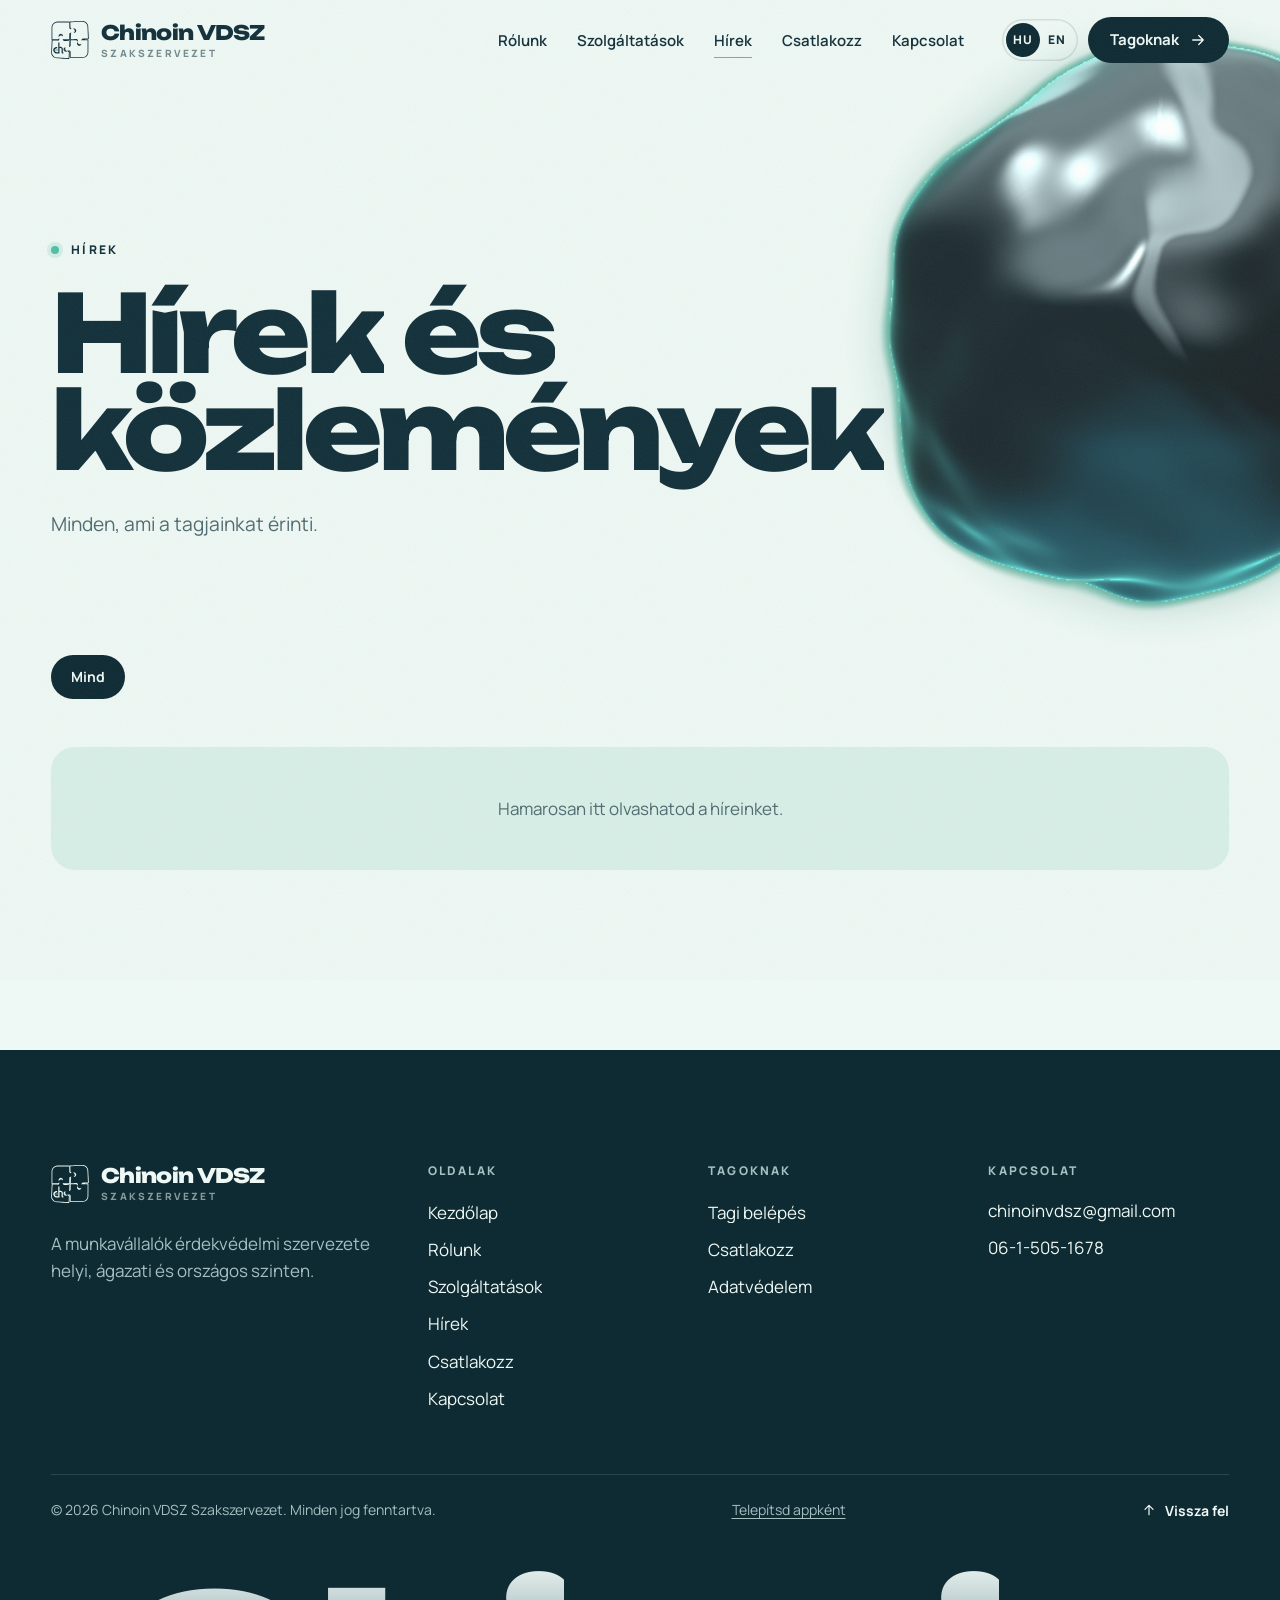
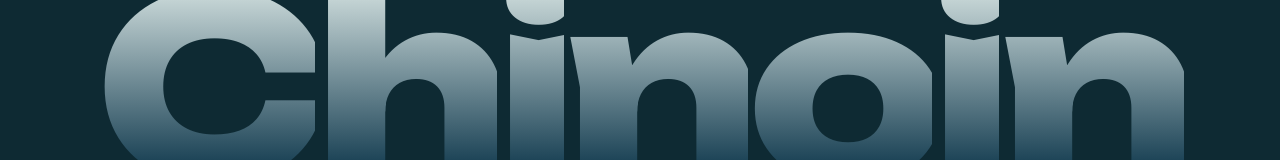
<file: news.html>
<!doctype html>
<html lang="hu" class="no-js">
<head>
  <meta charset="utf-8">
  <meta name="viewport" content="width=device-width, initial-scale=1, viewport-fit=cover">
  <title>Chinoin VDSZ Szakszervezet</title>
  <meta name="description" content="Tárgyalások, eredmények, események — friss hírek a szakszervezet életéből.">
  <meta name="theme-color" content="#0e2a33">
  <link rel="canonical" href="https://protection-orb.vercel.app/news.html">
  <meta property="og:type" content="website">
  <meta property="og:site_name" content="Chinoin VDSZ Szakszervezet">
  <meta property="og:title" content="Hírek · Chinoin VDSZ Szakszervezet">
  <meta property="og:description" content="Tárgyalások, eredmények, események — friss hírek a szakszervezet életéből.">
  <meta property="og:url" content="https://protection-orb.vercel.app/news.html">
  <meta property="og:image" content="https://protection-orb.vercel.app/assets/img/og.png">
  <meta property="og:locale" content="hu_HU">
  <meta property="og:locale:alternate" content="en_GB">
  <meta name="twitter:card" content="summary_large_image">
  <link rel="manifest" href="manifest.webmanifest">
  <link rel="icon" href="assets/img/icon.svg" type="image/svg+xml">
  <link rel="apple-touch-icon" href="assets/img/icon-192.png">
  <link rel="preload" href="assets/fonts/Unbounded-normal-latin.woff2" as="font" type="font/woff2" crossorigin>
  <link rel="preload" href="assets/fonts/Manrope-normal-latin.woff2" as="font" type="font/woff2" crossorigin>
  <link rel="stylesheet" href="assets/css/fonts.css?v=15">
  <link rel="stylesheet" href="assets/css/style.css?v=15">
</head>
<body data-page="news" data-title-key="nav.news" class="page-light">
<main id="main">
  <section class="page-hero">
    <div class="ph-orb" aria-hidden="true"><canvas data-gl-orb></canvas></div>
    <div class="container">
      <span class="eyebrow fade-up" data-i18n="news.eyebrow"></span>
      <h1 class="h-xl" data-split data-split-manual style="margin-top:24px" data-i18n="news.page.title"></h1>
      <p class="lead muted fade-up d3" data-i18n="news.page.lead"></p>
    </div>
  </section>
  <section class="section" style="padding-top:0">
    <div class="container">
      <div class="chips" data-news-chips role="group"></div>
      <div class="news-grid news-grid--page" data-news-list aria-live="polite"></div>
    </div>
  </section>
</main>
<script src="assets/vendor/gsap.min.js" defer></script>
<script src="assets/vendor/ScrollTrigger.min.js" defer></script>
<script src="assets/vendor/lenis.min.js" defer></script>
<script src="assets/js/config.js?v=15" defer></script>
<script src="assets/js/backend.js?v=15" defer></script>
<script src="assets/js/i18n.js?v=15" defer></script>
<script src="assets/js/orb-gl.js?v=15" defer></script>
<script src="assets/js/app.js?v=15" defer></script>
</body>
</html>
</file>
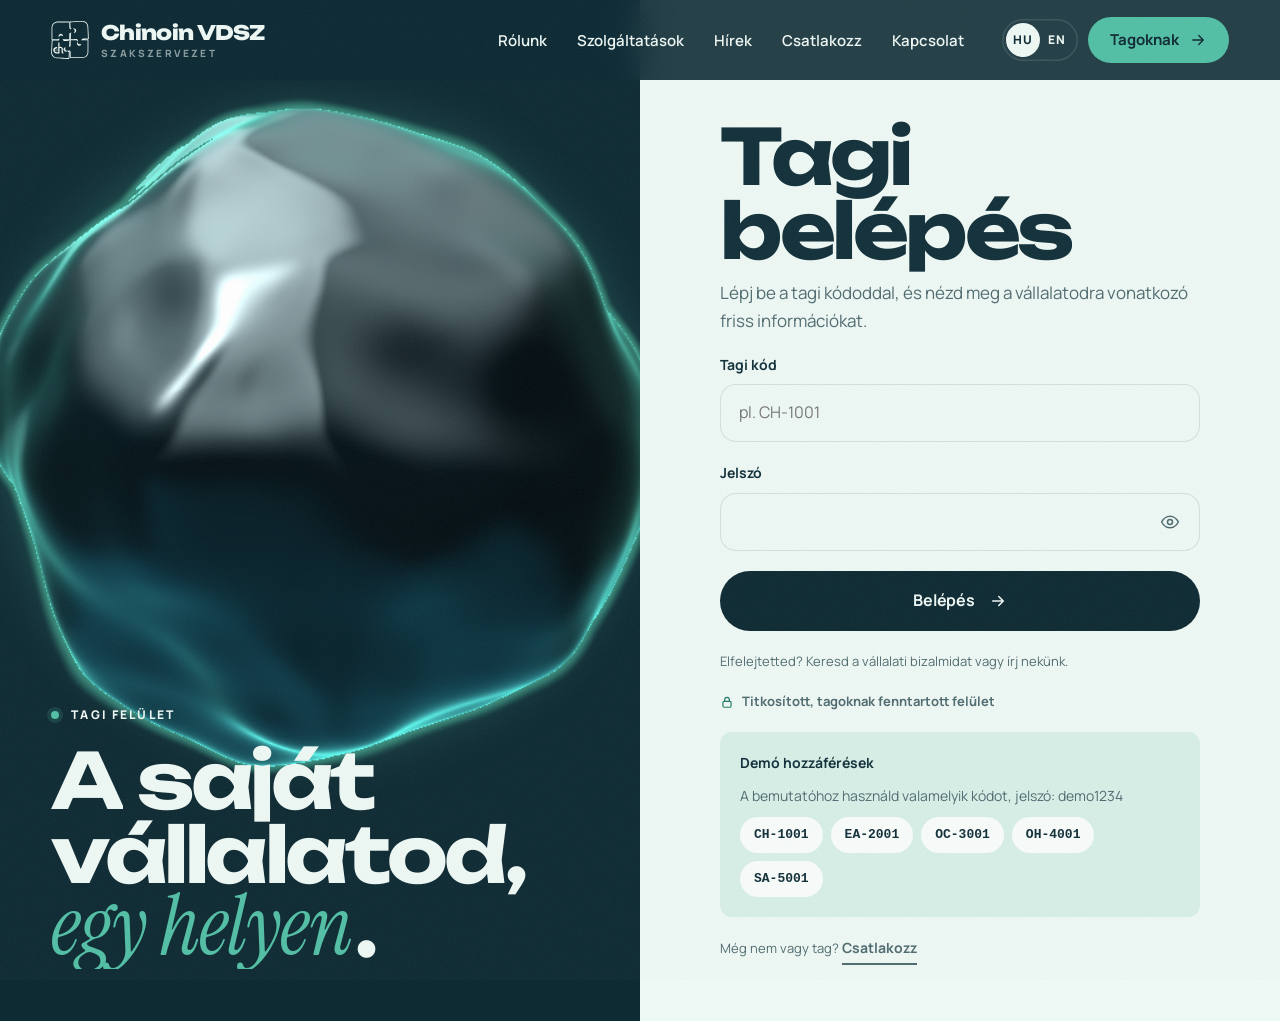
<file: portal.html>
<!doctype html>
<html lang="hu" class="no-js">
<head>
  <meta charset="utf-8">
  <meta name="viewport" content="width=device-width, initial-scale=1, viewport-fit=cover">
  <title>Chinoin VDSZ Szakszervezet</title>
  <meta name="description" content="Vállalati tagi felület.">
  <meta name="robots" content="noindex">
  <meta name="theme-color" content="#0e2a33">
  <meta name="apple-mobile-web-app-capable" content="yes">
  <meta name="apple-mobile-web-app-status-bar-style" content="black-translucent">
  <link rel="canonical" href="https://protection-orb.vercel.app/portal.html">
  <meta property="og:type" content="website">
  <meta property="og:site_name" content="Chinoin VDSZ Szakszervezet">
  <meta property="og:title" content="Tagi felület · Chinoin VDSZ Szakszervezet">
  <meta property="og:description" content="Vállalati tagi felület.">
  <meta property="og:url" content="https://protection-orb.vercel.app/portal.html">
  <meta property="og:image" content="https://protection-orb.vercel.app/assets/img/og.png">
  <meta property="og:locale" content="hu_HU">
  <meta property="og:locale:alternate" content="en_GB">
  <meta name="twitter:card" content="summary_large_image">
  <link rel="manifest" href="manifest.webmanifest">
  <link rel="icon" href="assets/img/icon.svg" type="image/svg+xml">
  <link rel="apple-touch-icon" href="assets/img/icon-192.png">
  <link rel="preload" href="assets/fonts/Unbounded-normal-latin.woff2" as="font" type="font/woff2" crossorigin>
  <link rel="preload" href="assets/fonts/Manrope-normal-latin.woff2" as="font" type="font/woff2" crossorigin>
  <link rel="stylesheet" href="assets/css/fonts.css?v=15">
  <link rel="stylesheet" href="assets/css/style.css?v=15">
</head>
<body data-page="portal" data-app data-title-key="portal.teaser.eyebrow" class="app-body">
<a class="skip-link" href="#main" data-i18n="nav.skip"></a>
<div class="app-shell" data-portal aria-live="polite"></div>
<script src="assets/vendor/gsap.min.js" defer></script>
<script src="assets/vendor/ScrollTrigger.min.js" defer></script>
<script src="assets/vendor/lenis.min.js" defer></script>
<script src="assets/js/config.js?v=15" defer></script>
<script src="assets/js/backend.js?v=15" defer></script>
<script src="assets/js/i18n.js?v=15" defer></script>
<script src="assets/js/orb-gl.js?v=15" defer></script>
<script src="assets/js/app.js?v=15" defer></script>
<script src="assets/js/portal.js?v=15" defer></script>
</body>
</html>
</file>
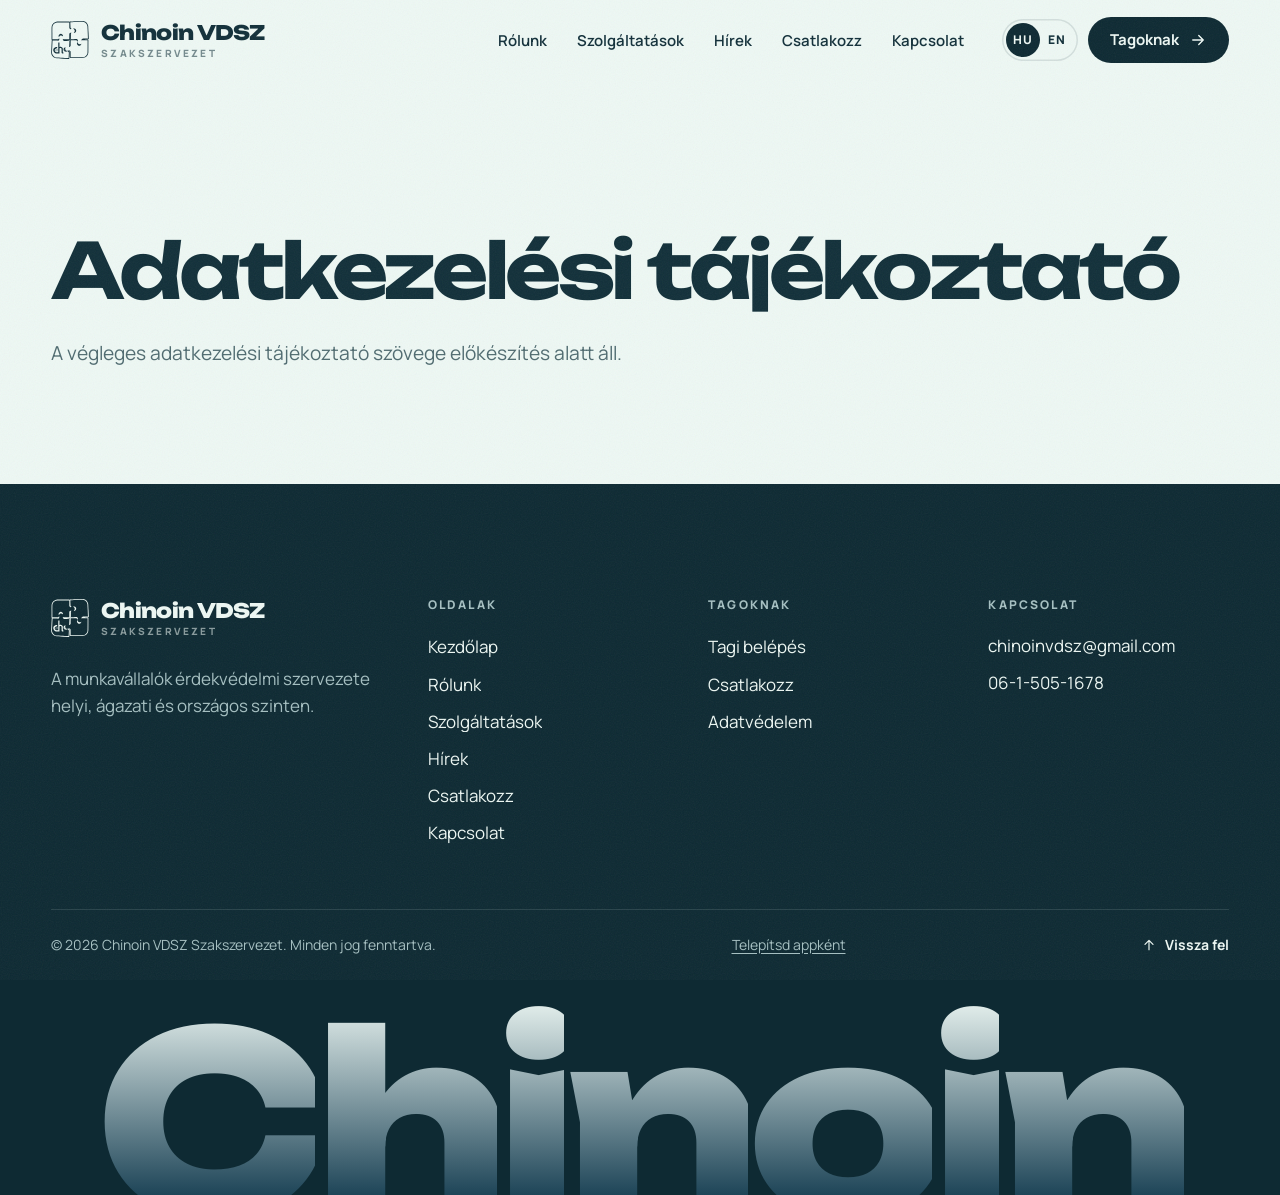
<file: privacy.html>
<!doctype html>
<html lang="hu" class="no-js">
<head>
  <meta charset="utf-8">
  <meta name="viewport" content="width=device-width, initial-scale=1, viewport-fit=cover">
  <title>Chinoin VDSZ Szakszervezet</title>
  <meta name="description" content="Adatkezelési tájékoztató.">
  <meta name="theme-color" content="#0e2a33">
  <link rel="canonical" href="https://protection-orb.vercel.app/privacy.html">
  <meta property="og:type" content="website">
  <meta property="og:site_name" content="Chinoin VDSZ Szakszervezet">
  <meta property="og:title" content="Adatvédelem · Chinoin VDSZ Szakszervezet">
  <meta property="og:description" content="Adatkezelési tájékoztató.">
  <meta property="og:url" content="https://protection-orb.vercel.app/privacy.html">
  <meta property="og:image" content="https://protection-orb.vercel.app/assets/img/og.png">
  <meta property="og:locale" content="hu_HU">
  <meta property="og:locale:alternate" content="en_GB">
  <meta name="twitter:card" content="summary_large_image">
  <link rel="manifest" href="manifest.webmanifest">
  <link rel="icon" href="assets/img/icon.svg" type="image/svg+xml">
  <link rel="apple-touch-icon" href="assets/img/icon-192.png">
  <link rel="preload" href="assets/fonts/Unbounded-normal-latin.woff2" as="font" type="font/woff2" crossorigin>
  <link rel="preload" href="assets/fonts/Manrope-normal-latin.woff2" as="font" type="font/woff2" crossorigin>
  <link rel="stylesheet" href="assets/css/fonts.css?v=15">
  <link rel="stylesheet" href="assets/css/style.css?v=15">
</head>
<body data-page="privacy" data-title-key="privacy.title" class="page-light">
<main id="main">
  <section class="page-hero">
    <div class="container">
      <h1 class="h-l" data-split data-split-manual data-i18n="privacy.title"></h1>
      <p class="lead muted fade-up d2" data-i18n="privacy.lead"></p>
    </div>
  </section>
</main>
<script src="assets/vendor/gsap.min.js" defer></script>
<script src="assets/vendor/ScrollTrigger.min.js" defer></script>
<script src="assets/vendor/lenis.min.js" defer></script>
<script src="assets/js/config.js?v=15" defer></script>
<script src="assets/js/backend.js?v=15" defer></script>
<script src="assets/js/i18n.js?v=15" defer></script>
<script src="assets/js/orb-gl.js?v=15" defer></script>
<script src="assets/js/app.js?v=15" defer></script>
</body>
</html>
</file>
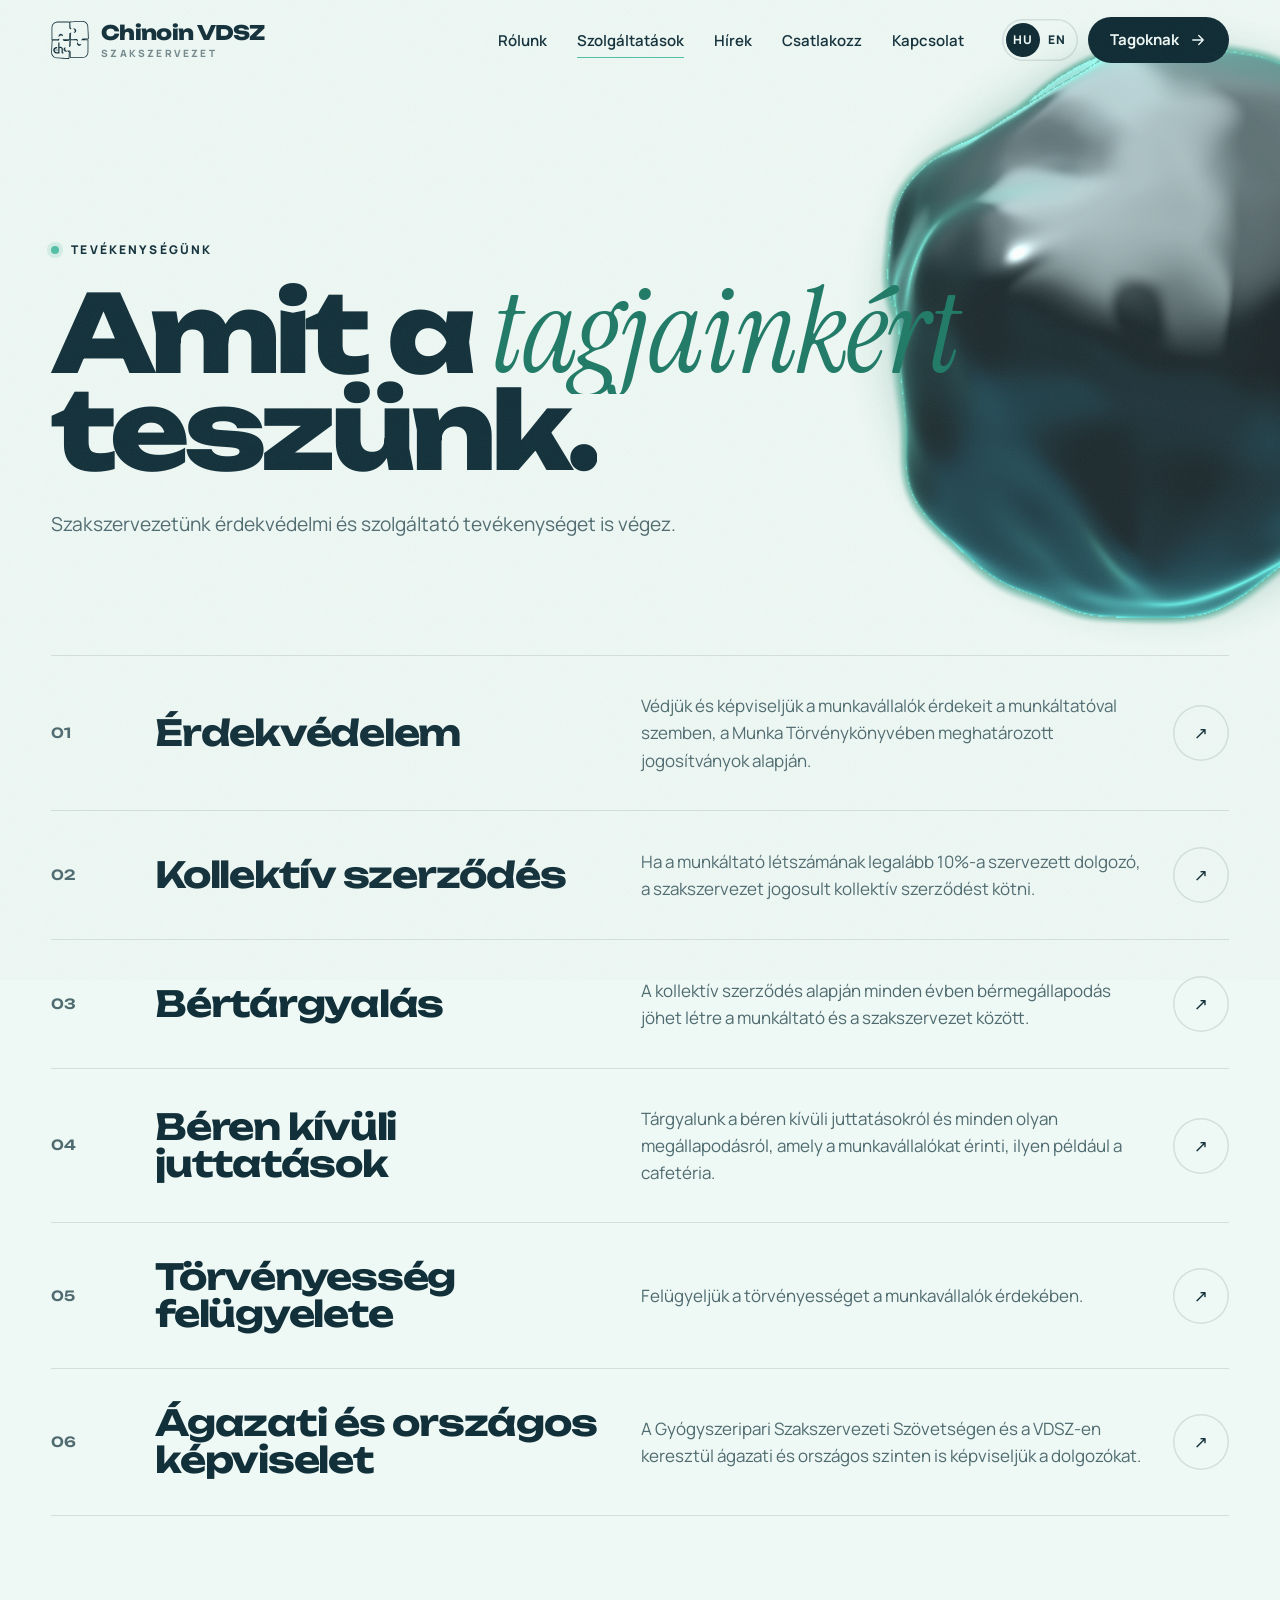
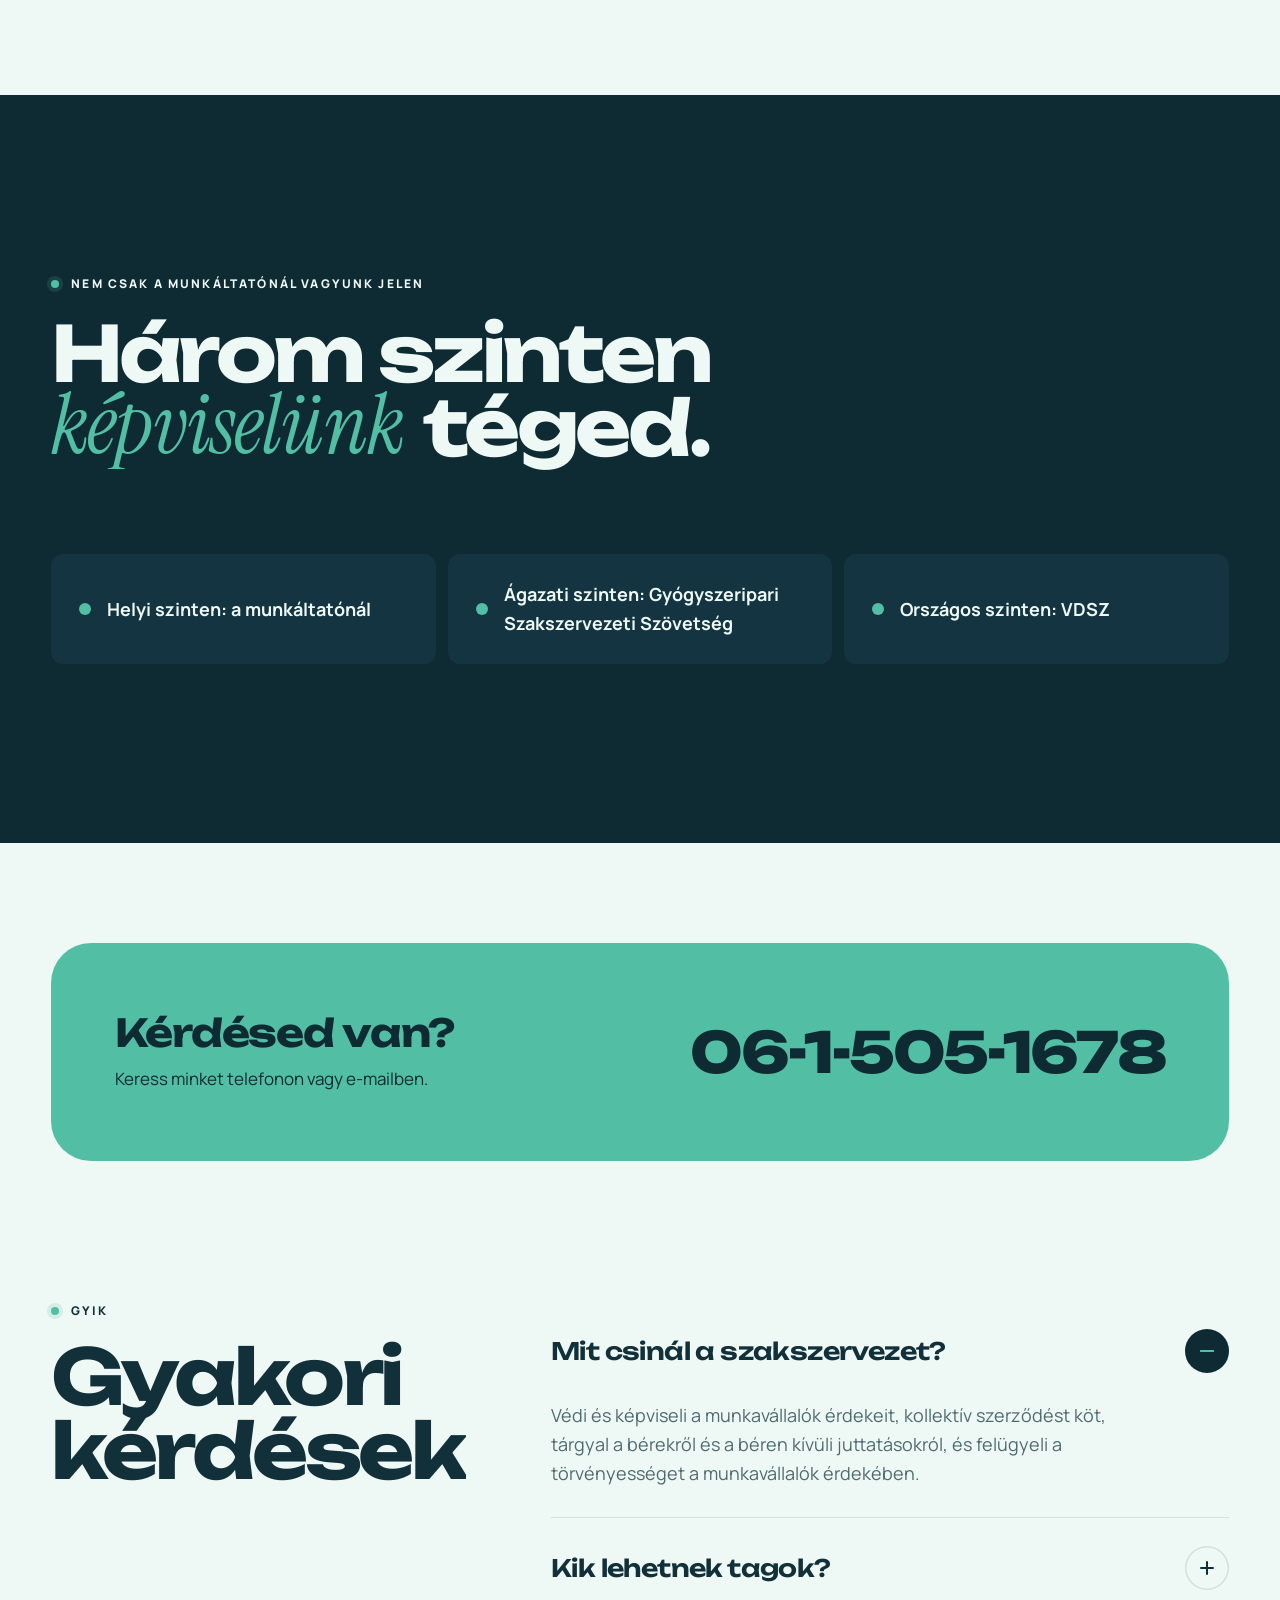
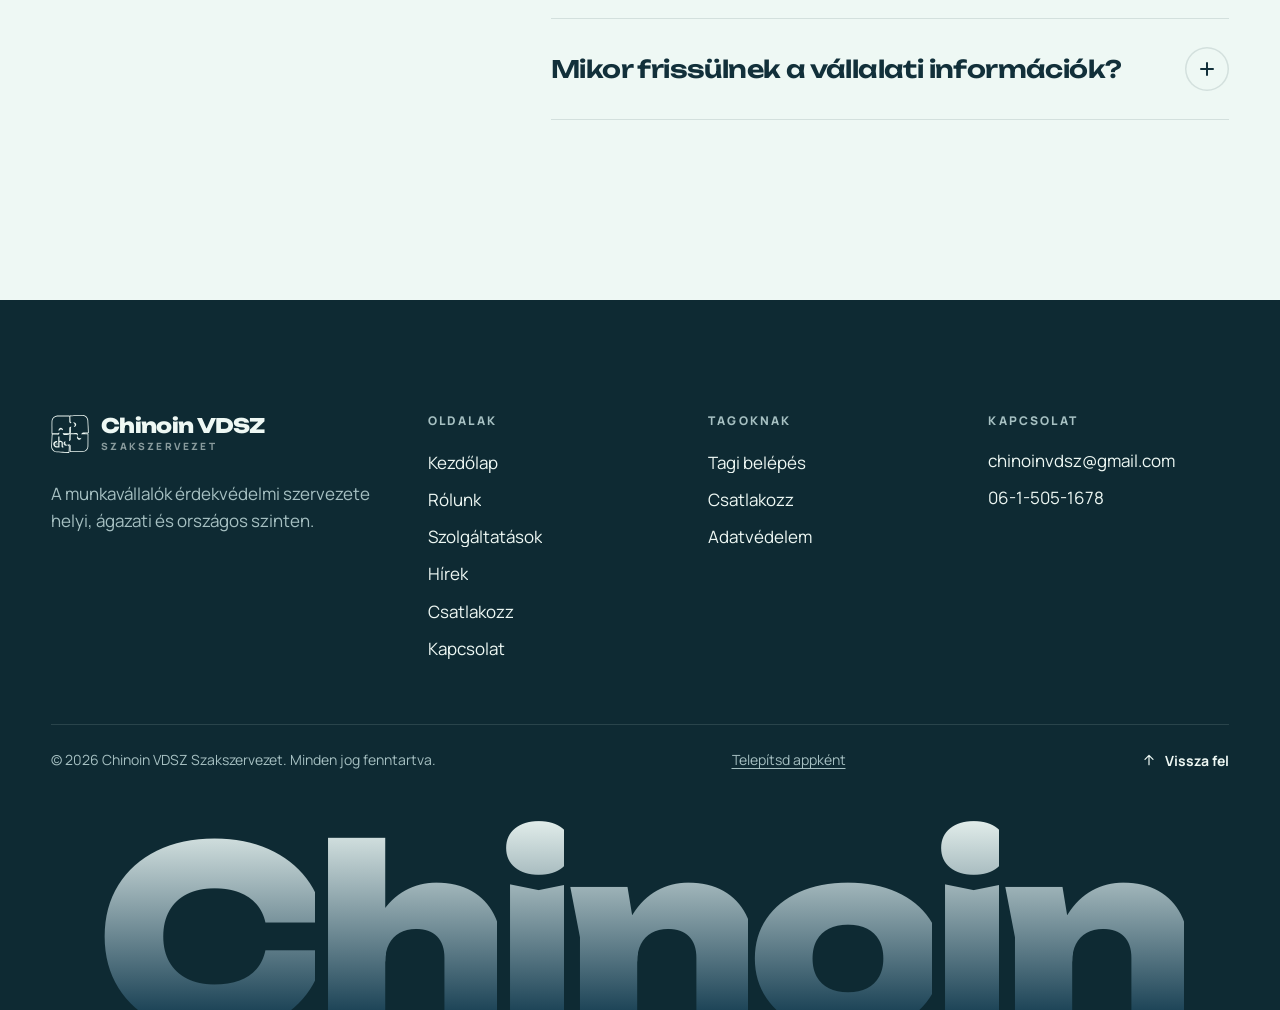
<file: services.html>
<!doctype html>
<html lang="hu" class="no-js">
<head>
  <meta charset="utf-8">
  <meta name="viewport" content="width=device-width, initial-scale=1, viewport-fit=cover">
  <title>Chinoin VDSZ Szakszervezet</title>
  <meta name="description" content="Kollektív szerződés, bértárgyalás, béren kívüli juttatások, érdekvédelem helyi, ágazati és országos szinten.">
  <meta name="theme-color" content="#0e2a33">
  <link rel="canonical" href="https://protection-orb.vercel.app/services.html">
  <meta property="og:type" content="website">
  <meta property="og:site_name" content="Chinoin VDSZ Szakszervezet">
  <meta property="og:title" content="Szolgáltatások · Chinoin VDSZ Szakszervezet">
  <meta property="og:description" content="Kollektív szerződés, bértárgyalás, béren kívüli juttatások, érdekvédelem helyi, ágazati és országos szinten.">
  <meta property="og:url" content="https://protection-orb.vercel.app/services.html">
  <meta property="og:image" content="https://protection-orb.vercel.app/assets/img/og.png">
  <meta property="og:locale" content="hu_HU">
  <meta property="og:locale:alternate" content="en_GB">
  <meta name="twitter:card" content="summary_large_image">
  <link rel="manifest" href="manifest.webmanifest">
  <link rel="icon" href="assets/img/icon.svg" type="image/svg+xml">
  <link rel="apple-touch-icon" href="assets/img/icon-192.png">
  <link rel="preload" href="assets/fonts/Unbounded-normal-latin.woff2" as="font" type="font/woff2" crossorigin>
  <link rel="preload" href="assets/fonts/Manrope-normal-latin.woff2" as="font" type="font/woff2" crossorigin>
  <link rel="stylesheet" href="assets/css/fonts.css?v=15">
  <link rel="stylesheet" href="assets/css/style.css?v=15">
</head>
<body data-page="services" data-title-key="nav.services" class="page-light">
<main id="main">
  <section class="page-hero">
    <div class="ph-orb" aria-hidden="true"><canvas data-gl-orb></canvas></div>
    <div class="container">
      <span class="eyebrow fade-up" data-i18n="svc.eyebrow"></span>
      <h1 class="h-xl" data-split data-split-manual style="margin-top:24px" data-i18n-html="services.page.title"></h1>
      <p class="lead muted fade-up d3" data-i18n="services.page.lead"></p>
    </div>
  </section>

  <section class="section" style="padding-top:0">
    <div class="container">
      <div class="svc-list">
        <div class="svc reveal"><h3 data-i18n="svc.1.t"></h3><p data-i18n="svc.1.d"></p><span class="svc-arrow">↗</span></div>
        <div class="svc reveal"><h3 data-i18n="svc.2.t"></h3><p data-i18n="svc.2.d"></p><span class="svc-arrow">↗</span></div>
        <div class="svc reveal"><h3 data-i18n="svc.3.t"></h3><p data-i18n="svc.3.d"></p><span class="svc-arrow">↗</span></div>
        <div class="svc reveal"><h3 data-i18n="svc.4.t"></h3><p data-i18n="svc.4.d"></p><span class="svc-arrow">↗</span></div>
        <div class="svc reveal"><h3 data-i18n="svc.5.t"></h3><p data-i18n="svc.5.d"></p><span class="svc-arrow">↗</span></div>
        <div class="svc reveal"><h3 data-i18n="svc.6.t"></h3><p data-i18n="svc.6.d"></p><span class="svc-arrow">↗</span></div>
      </div>
    </div>
  </section>

  <section class="section dark">
    <div class="container">
      <div class="section-head reveal">
        <span class="eyebrow" data-i18n="services.benefits.t"></span>
        <h2 class="h-l" data-split data-i18n-html="services.levels.title"></h2>
      </div>
      <div class="benefit-grid">
        <div class="benefit reveal" data-i18n="services.b1"></div>
        <div class="benefit reveal" style="--d:.05s" data-i18n="services.b2"></div>
        <div class="benefit reveal" style="--d:.1s" data-i18n="services.b3"></div>
              </div>
    </div>
  </section>

  <section class="section--tight">
    <div class="container">
      <div class="helpline reveal">
        <div style="display:grid;gap:12px">
          <h2 class="h-m" data-i18n="services.help.t"></h2>
          <p data-i18n="services.help.d"></p>
        </div>
        <a class="phone-num" href="tel:+3615051678">06-1-505-1678</a>
      </div>
    </div>
  </section>

  <section class="section" style="padding-top:40px">
    <div class="container faq-wrap">
      <div class="reveal" style="display:grid;gap:20px;align-content:start">
        <span class="eyebrow" data-i18n="faq.eyebrow"></span>
        <h2 class="h-l" data-split data-i18n="faq.title"></h2>
      </div>
      <div class="faq reveal">
        <details open><summary><span data-i18n="faq.1.q"></span><span class="plus"></span></summary><p class="answer" data-i18n="faq.1.a"></p></details>
        <details><summary><span data-i18n="faq.2.q"></span><span class="plus"></span></summary><p class="answer" data-i18n="faq.2.a"></p></details>
        <details><summary><span data-i18n="faq.5.q"></span><span class="plus"></span></summary><p class="answer" data-i18n="faq.5.a"></p></details>
      </div>
    </div>
  </section>
</main>
<script src="assets/vendor/gsap.min.js" defer></script>
<script src="assets/vendor/ScrollTrigger.min.js" defer></script>
<script src="assets/vendor/lenis.min.js" defer></script>
<script src="assets/js/config.js?v=15" defer></script>
<script src="assets/js/backend.js?v=15" defer></script>
<script src="assets/js/i18n.js?v=15" defer></script>
<script src="assets/js/orb-gl.js?v=15" defer></script>
<script src="assets/js/app.js?v=15" defer></script>
</body>
</html>
</file>
<file: assets/css/fonts.css>
/* Önállóan kiszolgált betűtípusok (Google Fonts, OFL) — nincs külső kérés, GDPR-barát. */
@font-face {
  font-family: 'Instrument Serif';
  font-style: italic;
  font-weight: 400;
  font-display: swap;
  src: url(../fonts/InstrumentSerif-italic-latin-ext.woff2) format('woff2');
  unicode-range: U+0100-02BA, U+02BD-02C5, U+02C7-02CC, U+02CE-02D7, U+02DD-02FF, U+0304, U+0308, U+0329, U+1D00-1DBF, U+1E00-1E9F, U+1EF2-1EFF, U+2020, U+20A0-20AB, U+20AD-20C0, U+2113, U+2C60-2C7F, U+A720-A7FF;
}
@font-face {
  font-family: 'Instrument Serif';
  font-style: italic;
  font-weight: 400;
  font-display: swap;
  src: url(../fonts/InstrumentSerif-italic-latin.woff2) format('woff2');
  unicode-range: U+0000-00FF, U+0131, U+0152-0153, U+02BB-02BC, U+02C6, U+02DA, U+02DC, U+0304, U+0308, U+0329, U+2000-206F, U+20AC, U+2122, U+2191, U+2193, U+2212, U+2215, U+FEFF, U+FFFD;
}
@font-face {
  font-family: 'Instrument Serif';
  font-style: normal;
  font-weight: 400;
  font-display: swap;
  src: url(../fonts/InstrumentSerif-normal-latin-ext.woff2) format('woff2');
  unicode-range: U+0100-02BA, U+02BD-02C5, U+02C7-02CC, U+02CE-02D7, U+02DD-02FF, U+0304, U+0308, U+0329, U+1D00-1DBF, U+1E00-1E9F, U+1EF2-1EFF, U+2020, U+20A0-20AB, U+20AD-20C0, U+2113, U+2C60-2C7F, U+A720-A7FF;
}
@font-face {
  font-family: 'Instrument Serif';
  font-style: normal;
  font-weight: 400;
  font-display: swap;
  src: url(../fonts/InstrumentSerif-normal-latin.woff2) format('woff2');
  unicode-range: U+0000-00FF, U+0131, U+0152-0153, U+02BB-02BC, U+02C6, U+02DA, U+02DC, U+0304, U+0308, U+0329, U+2000-206F, U+20AC, U+2122, U+2191, U+2193, U+2212, U+2215, U+FEFF, U+FFFD;
}
@font-face {
  font-family: 'Manrope';
  font-style: normal;
  font-weight: 400 800;
  font-display: swap;
  src: url(../fonts/Manrope-normal-latin-ext.woff2) format('woff2');
  unicode-range: U+0100-02BA, U+02BD-02C5, U+02C7-02CC, U+02CE-02D7, U+02DD-02FF, U+0304, U+0308, U+0329, U+1D00-1DBF, U+1E00-1E9F, U+1EF2-1EFF, U+2020, U+20A0-20AB, U+20AD-20C0, U+2113, U+2C60-2C7F, U+A720-A7FF;
}
@font-face {
  font-family: 'Manrope';
  font-style: normal;
  font-weight: 400 800;
  font-display: swap;
  src: url(../fonts/Manrope-normal-latin.woff2) format('woff2');
  unicode-range: U+0000-00FF, U+0131, U+0152-0153, U+02BB-02BC, U+02C6, U+02DA, U+02DC, U+0304, U+0308, U+0329, U+2000-206F, U+20AC, U+2122, U+2191, U+2193, U+2212, U+2215, U+FEFF, U+FFFD;
}
@font-face {
  font-family: 'Unbounded';
  font-style: normal;
  font-weight: 400 900;
  font-display: swap;
  src: url(../fonts/Unbounded-normal-latin-ext.woff2) format('woff2');
  unicode-range: U+0100-02BA, U+02BD-02C5, U+02C7-02CC, U+02CE-02D7, U+02DD-02FF, U+0304, U+0308, U+0329, U+1D00-1DBF, U+1E00-1E9F, U+1EF2-1EFF, U+2020, U+20A0-20AB, U+20AD-20C0, U+2113, U+2C60-2C7F, U+A720-A7FF;
}
@font-face {
  font-family: 'Unbounded';
  font-style: normal;
  font-weight: 400 900;
  font-display: swap;
  src: url(../fonts/Unbounded-normal-latin.woff2) format('woff2');
  unicode-range: U+0000-00FF, U+0131, U+0152-0153, U+02BB-02BC, U+02C6, U+02DA, U+02DC, U+0304, U+0308, U+0329, U+2000-206F, U+20AC, U+2122, U+2191, U+2193, U+2212, U+2215, U+FEFF, U+FFFD;
}
</file>
<file: assets/css/style.css>
/* ==========================================================================
   Chinoin VDSZ — design system v2
   A márkaszíneket és betűtípusokat a :root tokenekben lehet egy helyen cserélni.
   ========================================================================== */

:root {
  --ink: #0e2a33;
  --ink-2: #133440;
  --ink-3: #1d4457;
  --paper: #eef8f4;
  --paper-2: #d7efe7;
  --surface: #f8fcfa;
  /* A „Tartozz közénk!” plakát színei: sötétkék-türkiz alap, menta, türkiz kiemelő (világos háttéren mélyebb türkiz) */
  --accent: #52bfa5;
  --accent-deep: #1f7a66;
  --mist: #bfe9dd;
  --stone: #7f9ca0;
  --graphite: #234a55;

  --on-ink: #eef8f4;
  --on-ink-muted: #a6c0c2;
  --on-paper: #12303a;
  --on-paper-muted: #4f6b70;
  --line-ink: rgba(238, 248, 244, 0.12);
  --line-paper: rgba(18, 48, 58, 0.12);

  --font-display: "Unbounded", "Arial Black", system-ui, sans-serif;
  --font-serif: "Instrument Serif", "Times New Roman", serif;
  --font-body: "Manrope", system-ui, -apple-system, "Segoe UI", sans-serif;

  --radius-s: 12px;
  --radius: 24px;
  --radius-l: 40px;
  --gutter: clamp(16px, 4vw, 56px);
  --maxw: 1440px;
  --header-h: 80px;
  --ease: cubic-bezier(0.2, 0.8, 0.2, 1);
  --ease-out: cubic-bezier(0.16, 1, 0.3, 1);
  --ease-in-out: cubic-bezier(0.77, 0, 0.18, 1);
}

/* ---------- Reset ---------- */
*, *::before, *::after { box-sizing: border-box; }
html { -webkit-text-size-adjust: 100%; scroll-padding-top: calc(var(--header-h) + 16px); }
html.lenis, html.lenis body { height: auto; }
.lenis.lenis-smooth { scroll-behavior: auto !important; }
.lenis.lenis-stopped { overflow: hidden; }
body {
  margin: 0;
  font-family: var(--font-body);
  font-size: 17px;
  line-height: 1.6;
  color: var(--on-paper);
  background: var(--paper);
  -webkit-font-smoothing: antialiased;
  -moz-osx-font-smoothing: grayscale;
  overflow-x: clip;
  text-rendering: optimizeLegibility;
}
img, svg, canvas { display: block; max-width: 100%; }
a { color: inherit; text-decoration: none; }
button, input, select, textarea { font: inherit; color: inherit; }
button { cursor: pointer; background: none; border: 0; padding: 0; }
h1, h2, h3, h4 { font-family: var(--font-display); font-weight: 700; line-height: 1.02; margin: 0; letter-spacing: -0.02em; }
p { margin: 0; }
ul { margin: 0; padding: 0; list-style: none; }
em { font-style: normal; }
::selection { background: var(--accent); color: var(--ink); }
:focus-visible { outline: 3px solid var(--accent); outline-offset: 3px; border-radius: 6px; }

.skip-link {
  position: fixed; left: 16px; top: -80px; z-index: 1000;
  background: var(--accent); color: var(--ink); padding: 12px 18px; border-radius: 12px; font-weight: 700;
  transition: top .2s;
}
.skip-link:focus { top: 12px; }
.container { width: 100%; max-width: var(--maxw); margin-inline: auto; padding-inline: var(--gutter); }
.visually-hidden { position: absolute !important; width: 1px; height: 1px; overflow: hidden; clip: rect(0 0 0 0); white-space: nowrap; }

/* Film grain az egész oldalon */
.grain {
  position: fixed; inset: -80px; z-index: 998; pointer-events: none; opacity: .06; will-change: transform;
  background-image: url("data:image/svg+xml;utf8,<svg xmlns='http://www.w3.org/2000/svg' width='220' height='220'><filter id='n'><feTurbulence type='fractalNoise' baseFrequency='.85' numOctaves='2' stitchTiles='stitch'/></filter><rect width='100%' height='100%' filter='url(%23n)'/></svg>");
  animation: grain 1s steps(6) infinite;
}
@keyframes grain {
  0% { transform: translate3d(0, 0, 0); } 20% { transform: translate3d(-44px, 30px, 0); } 40% { transform: translate3d(30px, -44px, 0); }
  60% { transform: translate3d(-30px, -14px, 0); } 80% { transform: translate3d(44px, 44px, 0); } 100% { transform: translate3d(0, 0, 0); }
}

/* ---------- Surfaces ---------- */
.dark { background: var(--ink); color: var(--on-ink); }
.dark .muted { color: var(--on-ink-muted); }
.muted { color: var(--on-paper-muted); }
.section { padding-block: clamp(96px, 14vw, 200px); position: relative; }
.section--tight { padding-block: clamp(56px, 8vw, 100px); }

/* ---------- Type ---------- */
.eyebrow {
  display: inline-flex; align-items: center; gap: 12px;
  font-size: 12px; font-weight: 800; letter-spacing: .18em; text-transform: uppercase;
}
.eyebrow::before { content: ""; width: 8px; height: 8px; border-radius: 50%; background: var(--accent); box-shadow: 0 0 0 4px rgba(82, 191, 165, .18); }
.dark .eyebrow::before { background: var(--accent); box-shadow: 0 0 0 4px rgba(82, 191, 165, .16); }
.h-xl, .h-l, .h-m, .h-s { font-family: var(--font-display); }
.h-xl { font-size: clamp(48px, 10vw, 168px); font-weight: 800; letter-spacing: -0.055em; line-height: .9; }
.h-l { font-size: clamp(38px, 6vw, 96px); font-weight: 700; letter-spacing: -0.045em; line-height: .96; }
.h-m { font-size: clamp(24px, 3vw, 40px); letter-spacing: -0.03em; line-height: 1.08; }
.h-s { font-size: 21px; letter-spacing: -0.015em; line-height: 1.2; }
.h-xl em, .h-l em, .h-m em, .serif {
  font-family: var(--font-serif); font-style: italic; font-weight: 400; letter-spacing: -0.01em;
  font-size: 1.1em; line-height: .8;
}
.h-xl em, .h-l em, .h-m em { color: var(--accent-deep); padding-right: .04em; }
.dark .h-xl em, .dark .h-l em, .dark .h-m em { color: var(--accent); }
.lead { font-size: clamp(18px, 1.5vw, 22px); line-height: 1.55; max-width: 58ch; }
.section-head { display: grid; gap: 24px; margin-bottom: clamp(48px, 7vw, 96px); max-width: 1000px; }
.section-head--row { max-width: none; grid-template-columns: 1fr auto; align-items: end; }
@media (max-width: 720px) { .section-head--row { grid-template-columns: 1fr; } }

/* Szöveg-felbontás (split) animáció */
[data-split] .w { display: inline-block; overflow: hidden; vertical-align: top; padding: .06em .02em .12em; margin: -.06em -.02em -.12em; }
[data-split] .wi, [data-split] .c { display: inline-block; transform: translate3d(0, 115%, 0) rotate(4deg); transform-origin: 0 100%; transition: transform 1.2s var(--ease-out); transition-delay: calc(var(--i, 0) * var(--stagger, .035s) + var(--delay, 0s)); }
[data-split].in .wi, [data-split].in .c { transform: none; }
[data-split="chars"] { --stagger: .028s; }
.js-off [data-split] .wi, .js-off [data-split] .c { transform: none; }

/* ---------- Buttons ---------- */
.btn {
  --bg: var(--ink); --fg: var(--paper); --hover-bg: var(--accent); --hover-fg: var(--ink);
  position: relative; display: inline-flex; align-items: center; justify-content: center; gap: 14px;
  min-height: 60px; padding: 0 30px; border-radius: 999px;
  background: var(--bg); color: var(--fg);
  font-weight: 700; font-size: 16px; letter-spacing: -0.005em;
  overflow: hidden; isolation: isolate; white-space: nowrap;
  transition: color .5s var(--ease-out), box-shadow .5s var(--ease-out);
}
.btn::after {
  content: ""; position: absolute; left: 50%; top: 100%; width: 150%; aspect-ratio: 1; z-index: -1; border-radius: 50%;
  background: var(--hover-bg); transform: translate(-50%, 0) scale(.2); transition: transform .7s var(--ease-out);
}
.btn:hover::after { transform: translate(-50%, -50%) scale(1); }
.btn:hover { color: var(--hover-fg); }
.btn .arrow { transition: transform .5s var(--ease-out); flex: none; }
.btn:hover .arrow { transform: translateX(4px) rotate(-45deg); }
.btn--volt { --bg: var(--accent); --fg: var(--ink); --hover-bg: var(--paper); --hover-fg: var(--ink); }
.btn--ghost { --bg: transparent; --fg: currentColor; box-shadow: inset 0 0 0 1.5px currentColor; }
.dark .btn--ghost { --hover-bg: var(--on-ink); --hover-fg: var(--ink); }
.btn--sm { min-height: 46px; padding: 0 22px; font-size: 15px; gap: 10px; }
.btn--block { width: 100%; }

/* Szövegpörgetés hoverre */
.roll { display: inline-block; overflow: hidden; line-height: 1.25; height: 1.25em; vertical-align: middle; }
.roll > span { display: block; transition: transform .6s var(--ease-out); }
.roll > span::after { content: attr(data-t); display: block; }
a:hover .roll > span, button:hover .roll > span { transform: translateY(-50%); }

.link-arrow { position: relative; display: inline-flex; align-items: center; gap: 10px; font-weight: 700; padding-bottom: 6px; }
.link-arrow::after { content: ""; position: absolute; left: 0; right: 0; bottom: 0; height: 2px; background: currentColor; transform-origin: right; transition: transform .6s var(--ease-out); }
.link-arrow:hover::after { transform: scaleX(0); transform-origin: left; animation: lineIn .6s var(--ease-out) .35s forwards; }
@keyframes lineIn { from { transform: scaleX(0); transform-origin: left; } to { transform: scaleX(1); transform-origin: left; } }

/* ---------- Custom cursor ---------- */
.cursor, .cursor-dot { position: fixed; left: 0; top: 0; z-index: 999; pointer-events: none; opacity: 0; transition: opacity .3s; }
.has-cursor .cursor, .has-cursor .cursor-dot { opacity: 1; }
.cursor-dot { width: 6px; height: 6px; margin: -3px 0 0 -3px; border-radius: 50%; background: var(--accent); }
.cursor { width: 44px; height: 44px; margin: -22px 0 0 -22px; }
.cursor i {
  position: absolute; inset: 0; border-radius: 50%; border: 1.5px solid rgba(82, 191, 165, .7);
  display: grid; place-items: center; transition: transform .5s var(--ease-out), background-color .4s, border-color .4s;
}
.cursor b { position: absolute; inset: 0; display: grid; place-items: center; font-size: 12px; font-weight: 800; letter-spacing: .06em; text-transform: uppercase; color: var(--ink); opacity: 0; transform: scale(.6); transition: opacity .3s, transform .5s var(--ease-out); }
.cursor.is-link i { transform: scale(1.5); background: rgba(82, 191, 165, .12); }
.cursor.is-label i { transform: scale(2.3); background: var(--accent); border-color: var(--accent); }
.cursor.is-label b { opacity: 1; transform: scale(1); }
.cursor.is-down i { transform: scale(.8); }
.cursor.is-hidden { opacity: 0 !important; }
@media (hover: hover) and (pointer: fine) {
  .has-cursor, .has-cursor a, .has-cursor button, .has-cursor summary, .has-cursor label { cursor: none; }
  .has-cursor input, .has-cursor textarea, .has-cursor select { cursor: auto; }
}

/* ---------- Preloader ---------- */
.loader {
  position: fixed; inset: 0; z-index: 1001; background: var(--ink); color: var(--on-ink);
  display: grid; place-items: center; clip-path: inset(0 0 0 0);
  transition: clip-path 1.2s var(--ease-in-out);
}
.loader.is-done { clip-path: inset(0 0 100% 0); }
.loader-ring { position: relative; width: min(260px, 60vw); aspect-ratio: 1; display: grid; place-items: center; }
.loader-ring svg { position: absolute; inset: 0; width: 100%; height: 100%; transform: rotate(-90deg); }
.loader-ring circle { fill: none; stroke-width: 1.5; }
.loader-ring .track { stroke: var(--line-ink); }
.loader-ring .bar { stroke: var(--accent); stroke-linecap: round; stroke-dasharray: 1; stroke-dashoffset: 1; transition: stroke-dashoffset .3s linear; }
.loader-num { font-family: var(--font-display); font-weight: 800; font-size: clamp(44px, 9vw, 80px); letter-spacing: -0.05em; font-variant-numeric: tabular-nums; }
.loader-label { position: absolute; bottom: 40px; left: 0; right: 0; text-align: center; font-size: 12px; font-weight: 800; letter-spacing: .24em; text-transform: uppercase; color: var(--on-ink-muted); }
.loader.is-done .loader-ring { transform: scale(.9); opacity: 0; transition: transform 1s var(--ease-in-out), opacity .6s; }

/* ---------- Page transition ---------- */
.curtain {
  position: fixed; inset: 0; z-index: 1000; pointer-events: none; background: var(--ink);
  clip-path: circle(0% at var(--cx, 50%) var(--cy, 50%));
  transition: clip-path .9s var(--ease-in-out);
}
.curtain::after {
  content: ""; position: absolute; left: 50%; top: 50%; width: 64px; height: 64px; margin: -32px 0 0 -32px;
  background: url("../img/icon.svg") center/contain no-repeat; opacity: 0; transition: opacity .3s;
}
.curtain.is-in { clip-path: circle(150% at var(--cx, 50%) var(--cy, 50%)); pointer-events: all; }
.curtain.is-in::after { opacity: 1; transition-delay: .5s; }
.curtain.is-out { clip-path: inset(0 0 100% 0); transition: clip-path 1s var(--ease-in-out); }
.curtain.no-anim { transition: none; }

/* ---------- Header ---------- */
.site-header {
  position: fixed; inset: 0 0 auto 0; z-index: 100; height: var(--header-h);
  transition: background-color .4s, box-shadow .4s, transform .7s var(--ease-out), color .3s;
  color: var(--on-ink);
}
.site-header.is-scrolled {
  background: rgba(14, 42, 51, .6);
  -webkit-backdrop-filter: saturate(140%) blur(12px); backdrop-filter: saturate(140%) blur(12px);
  box-shadow: 0 1px 0 var(--line-ink);
}
.site-header.is-hidden { transform: translateY(-100%); }
.header-inner { height: 100%; display: flex; align-items: center; gap: 24px; }
.logo { display: inline-flex; align-items: center; gap: 12px; font-family: var(--font-display); font-weight: 800; font-size: 20px; letter-spacing: -0.035em; line-height: 1; }
.logo-mark { display: block; width: 38px; height: 38px; flex: none; background: currentColor; -webkit-mask: url(../img/logo-mark.svg) center / contain no-repeat; mask: url(../img/logo-mark.svg) center / contain no-repeat; transition: transform .6s var(--ease-out); }
.logo:hover .logo-mark { transform: scale(1.06); }
.logo small { display: block; font-family: var(--font-body); font-size: 10px; font-weight: 800; letter-spacing: .22em; text-transform: uppercase; opacity: .55; margin-top: 5px; }
.logo > span > span { white-space: nowrap; }
@media (max-width: 420px) { .logo { font-size: 17px; } }
.main-nav { margin-left: auto; }
.main-nav ul { display: flex; gap: 2px; }
.main-nav a { position: relative; display: block; padding: 10px 14px; font-weight: 600; font-size: 15px; }
.main-nav a::after { content: ""; position: absolute; left: 14px; right: 14px; bottom: 4px; height: 1.5px; background: currentColor; transform: scaleX(0); transform-origin: right; transition: transform .5s var(--ease-out); }
.main-nav a:hover::after, .main-nav a[aria-current="page"]::after { transform: scaleX(1); transform-origin: left; }
.main-nav a[aria-current="page"]::after { background: var(--accent); }
.header-actions { display: flex; align-items: center; gap: 10px; }
.lang-toggle {
  display: inline-flex; align-items: center; height: 42px; padding: 4px; border-radius: 999px; position: relative;
  box-shadow: inset 0 0 0 1.5px var(--line-ink); font-size: 12px; font-weight: 800; letter-spacing: .08em;
}
.lang-toggle::before { content: ""; position: absolute; left: 4px; top: 4px; width: 34px; height: 34px; border-radius: 999px; background: var(--on-ink); transition: transform .5s var(--ease-out); }
.lang-toggle.is-en::before { transform: translateX(34px); }
.lang-toggle span { position: relative; display: grid; place-items: center; width: 34px; height: 34px; border-radius: 999px; transition: color .4s; }
.lang-toggle span.is-active { color: var(--ink); }
.burger { display: none; width: 46px; height: 46px; border-radius: 50%; box-shadow: inset 0 0 0 1.5px var(--line-ink); position: relative; }
.burger span { position: absolute; left: 14px; right: 14px; height: 2px; background: currentColor; border-radius: 2px; transition: transform .5s var(--ease-out), top .5s var(--ease-out); }
.burger span:nth-child(1) { top: 18px; }
.burger span:nth-child(2) { top: 26px; }
.menu-open .burger span:nth-child(1) { top: 22px; transform: rotate(45deg); }
.menu-open .burger span:nth-child(2) { top: 22px; transform: rotate(-45deg); }

.page-light .site-header:not(.is-scrolled) { color: var(--on-paper); }
.page-light .site-header:not(.is-scrolled) .lang-toggle,
.page-light .site-header:not(.is-scrolled) .burger { box-shadow: inset 0 0 0 1.5px var(--line-paper); }
.page-light .site-header:not(.is-scrolled) .lang-toggle::before { background: var(--ink); }
.page-light .site-header:not(.is-scrolled) .lang-toggle span.is-active { color: var(--paper); }
.page-light .site-header:not(.is-scrolled) .main-nav a[aria-current="page"]::after { background: var(--accent); }
.page-light .site-header:not(.is-scrolled) .btn--volt { --bg: var(--ink); --fg: var(--paper); --hover-bg: var(--accent); --hover-fg: var(--ink); }
.solid-header .site-header { background: rgba(14, 42, 51, .9); -webkit-backdrop-filter: saturate(160%) blur(18px); backdrop-filter: saturate(160%) blur(18px); }

@media (max-width: 1080px) {
  .main-nav, .header-actions .btn { display: none; }
  .burger { display: block; }
  .header-actions { margin-left: auto; }
}

/* Mobile menu */
.mobile-menu {
  position: fixed; inset: 0; z-index: 90; background: var(--ink); color: var(--on-ink);
  display: flex; flex-direction: column; padding: calc(var(--header-h) + 24px) var(--gutter) 32px;
  clip-path: circle(0% at calc(100% - 44px) 40px); visibility: hidden; overflow: hidden;
  transition: clip-path .9s var(--ease-in-out), visibility 0s .9s;
}
.mobile-menu::before { content: ""; position: absolute; right: -30%; bottom: -20%; width: 90vw; aspect-ratio: 1; border-radius: 50%; background: radial-gradient(closest-side, rgba(82, 191, 165, .18), transparent); pointer-events: none; }
.menu-open .mobile-menu { clip-path: circle(150% at calc(100% - 44px) 40px); visibility: visible; transition: clip-path .9s var(--ease-in-out), visibility 0s; }
.menu-open { overflow: hidden; }
.menu-open .site-header { color: var(--on-ink) !important; background: transparent; box-shadow: none; -webkit-backdrop-filter: none; backdrop-filter: none; }
.mobile-menu ul { display: grid; gap: 2px; position: relative; }
.mobile-menu li { overflow: hidden; }
.mobile-menu a.mm-link {
  display: flex; align-items: baseline; gap: 16px; padding: 4px 0;
  font-family: var(--font-display); font-weight: 700; font-size: clamp(30px, 8.2vw, 64px); letter-spacing: -0.045em; line-height: 1.1;
  transform: translateY(110%); transition: transform .8s var(--ease-out), color .2s;
}
.mobile-menu a.mm-link small { font-family: var(--font-body); font-size: 12px; font-weight: 800; color: var(--on-ink-muted); letter-spacing: .1em; }
.mobile-menu a.mm-link[aria-current="page"] { color: var(--accent); }
.menu-open .mobile-menu a.mm-link { transform: none; }
.menu-open .mobile-menu li:nth-child(1) a { transition-delay: .25s; }
.menu-open .mobile-menu li:nth-child(2) a { transition-delay: .3s; }
.menu-open .mobile-menu li:nth-child(3) a { transition-delay: .35s; }
.menu-open .mobile-menu li:nth-child(4) a { transition-delay: .4s; }
.menu-open .mobile-menu li:nth-child(5) a { transition-delay: .45s; }
.menu-open .mobile-menu li:nth-child(6) a { transition-delay: .5s; }
.mobile-menu .mm-foot { margin-top: auto; display: grid; gap: 16px; position: relative; opacity: 0; transform: translateY(20px); transition: opacity .6s, transform .8s var(--ease-out); }
.menu-open .mobile-menu .mm-foot { opacity: 1; transform: none; transition-delay: .55s; }
.mm-foot .mm-contact { display: flex; flex-wrap: wrap; gap: 8px 20px; color: var(--on-ink-muted); font-size: 14px; }

/* ---------- Hero ---------- */
.hero {
  position: relative; min-height: 100svh; display: flex; flex-direction: column;
  padding-top: calc(var(--header-h) + 24px); padding-bottom: 32px; overflow: hidden; isolation: isolate;
}
.hero::before {
  content: ""; position: absolute; inset: 0; z-index: -2;
  background:
    radial-gradient(50% 50% at 50% 55%, rgba(82, 191, 165, .07), transparent 70%),
    radial-gradient(40% 40% at 50% 100%, rgba(191, 233, 221, .06), transparent 70%);
}
.hero-gl { position: absolute; z-index: -1; left: 50%; top: 53%; width: min(104vh, 100vw); aspect-ratio: 1; transform: translate(-50%, -50%); pointer-events: none; }
.hero-gl canvas { width: 100%; height: 100%; }
.hero-inner { flex: 1; display: grid; grid-template-rows: auto 1fr auto; gap: 24px; }
.hero-top { display: flex; justify-content: space-between; align-items: center; gap: 16px; font-size: 12px; font-weight: 800; letter-spacing: .18em; text-transform: uppercase; color: var(--on-ink-muted); }
.hero-title { align-self: center; display: grid; text-align: center; font-size: clamp(52px, min(12.5vw, 20vh), 224px); font-weight: 800; letter-spacing: -0.06em; line-height: .88; }
.hero-title em { font-family: var(--font-serif); font-style: italic; font-weight: 400; letter-spacing: -0.02em; }
.hero-title .l { display: block; }
.hero-title .l2 { color: var(--accent); }
.hero-title .l2 em { font-size: 1.16em; line-height: .8; color: var(--accent); }
.hero-foot { display: grid; grid-template-columns: 1fr auto 1fr; gap: 32px; align-items: end; }
.hero-foot .lead { text-shadow: 0 1px 24px rgba(14, 42, 51,.8); color: var(--on-ink-muted); max-width: 40ch; font-size: clamp(16px, 1.3vw, 19px); }
.hero-ctas { display: flex; flex-wrap: wrap; gap: 12px; justify-content: center; }
.hero-badge { justify-self: end; position: relative; width: 132px; height: 132px; display: grid; place-items: center; border-radius: 50%; }
.hero-badge svg.ring { position: absolute; inset: 0; width: 100%; height: 100%; animation: spin 16s linear infinite; }
.hero-badge text { font-family: var(--font-body); font-size: 10.5px; font-weight: 800; letter-spacing: .26em; text-transform: uppercase; fill: var(--on-ink); }
.hero-badge .core { width: 64px; height: 64px; border-radius: 50%; background: var(--accent); color: var(--ink); display: grid; place-items: center; transition: transform .6s var(--ease-out); }
.hero-badge:hover .core { transform: scale(1.12) rotate(-45deg); }
@keyframes spin { to { transform: rotate(360deg); } }
.hero-intro .hero-top, .hero-intro .hero-foot > * { opacity: 0; transform: translateY(24px); }
.hero-intro.in .hero-top, .hero-intro.in .hero-foot > * { opacity: 1; transform: none; transition: opacity 1s var(--ease-out), transform 1.2s var(--ease-out); }
.hero-intro.in .hero-foot > :nth-child(1) { transition-delay: .5s; }
.hero-intro.in .hero-foot > :nth-child(2) { transition-delay: .6s; }
.hero-intro.in .hero-foot > :nth-child(3) { transition-delay: .7s; }
.hero-intro.in .hero-top { transition-delay: .4s; }
@media (max-width: 900px) {
  .hero-gl { top: 44%; width: 150vw; }
  .hero-foot { grid-template-columns: 1fr; gap: 24px; }
  .hero-ctas { justify-content: flex-start; }
  .hero-badge { position: absolute; right: var(--gutter); top: calc(var(--header-h) + 48px); width: 100px; height: 100px; }
  .hero-badge .core { width: 48px; height: 48px; }
  .hero-top span:last-child { display: none; }
  .hero-title { text-align: left; }
}

.ios-install { position: fixed; inset: 0; z-index: 200; background: rgba(14, 42, 51, .55); display: none; align-items: flex-end; }
.ios-install.is-open { display: flex; }
.ios-install-card { width: 100%; max-width: 560px; margin: 0 auto; padding: 28px 24px 32px; background: var(--ink); color: var(--on-ink); border-radius: 24px 24px 0 0; }
.ios-install-title { font-family: var(--font-display); font-size: 22px; font-weight: 800; margin-bottom: 16px; }
.ios-install ol { padding-left: 20px; line-height: 1.7; margin-bottom: 24px; font-size: 16px; }
.ios-install li + li { margin-top: 6px; }

@media (max-width: 600px) {
  .hero-intro .hero-top { padding-top: calc(var(--header-h) + 12px); }
  .hero-intro .hero-badge { display: none; }
}

/* ---------- Manifesto ---------- */
.manifesto { padding-block: clamp(120px, 18vw, 260px); }
.manifesto-text { font-family: var(--font-display); font-weight: 600; font-size: clamp(28px, 4.4vw, 68px); letter-spacing: -0.04em; line-height: 1.12; max-width: 22ch; }
.manifesto-text .mw { opacity: .14; transition: opacity .2s linear; }
.manifesto-text .mw.on { opacity: 1; }
.manifesto .eyebrow { margin-bottom: 40px; }

/* ---------- Numbers ---------- */
.numbers { display: grid; grid-template-columns: repeat(4, 1fr); border-top: 1px solid var(--line-ink); }
.num { padding: 40px 24px 0 0; display: grid; gap: 12px; }
.num + .num { padding-left: 24px; border-left: 1px solid var(--line-ink); }
.num b { font-family: var(--font-display); font-size: clamp(44px, 6vw, 104px); font-weight: 800; letter-spacing: -0.06em; line-height: .9; font-variant-numeric: tabular-nums; }
.num:nth-child(2) b { color: var(--accent); }
.num span { font-size: 15px; color: var(--on-ink-muted); }
@media (max-width: 820px) {
  .numbers { grid-template-columns: 1fr 1fr; }
  .num:nth-child(3) { padding-left: 0; border-left: 0; }
  .num:nth-child(n+3) { border-top: 1px solid var(--line-ink); margin-top: 32px; }
}

/* ---------- Bento ---------- */
.bento { display: grid; grid-template-columns: repeat(12, 1fr); gap: 16px; perspective: 1400px; }
.card {
  --mx: 50%; --my: 50%;
  position: relative; border-radius: var(--radius); padding: clamp(26px, 3vw, 40px); overflow: hidden; isolation: isolate;
  background: var(--surface); transform-style: preserve-3d;
  transition: transform .8s var(--ease-out), box-shadow .8s var(--ease-out);
  display: flex; flex-direction: column; gap: 14px; min-height: 280px;
}
.card::before {
  content: ""; position: absolute; inset: 0; z-index: -1; opacity: 0; transition: opacity .5s;
  background: radial-gradient(480px circle at var(--mx) var(--my), rgba(82, 191, 165, .08), transparent 60%);
}
.card:hover::before { opacity: 1; }
.card:hover { box-shadow: 0 40px 80px -40px rgba(18, 48, 58, .35); }
.card .icon { width: 60px; height: 60px; border-radius: 18px; display: grid; place-items: center; background: var(--paper); margin-bottom: auto; transition: transform .8s var(--ease-out); }
.card:hover .icon { transform: rotate(-12deg) scale(1.08); }
.card .icon svg { width: 28px; height: 28px; }
.card p { color: var(--on-paper-muted); }
.card--span-7 { grid-column: span 7; }
.card--span-5 { grid-column: span 5; }
.card--span-4 { grid-column: span 4; }
.card--ink { background: var(--ink); color: var(--on-ink); }
.card--ink p { color: var(--on-ink-muted); }
.card--ink .icon { background: var(--ink-3); color: var(--accent); }
.card--ink::before { background: radial-gradient(480px circle at var(--mx) var(--my), rgba(82, 191, 165, .18), transparent 60%); }
.card--violet { background: var(--mist); color: var(--ink); }
.card--violet p { color: rgba(14, 42, 51, .7); }
.card--violet .icon { background: rgba(14, 42, 51, .08); }
.card--volt { background: var(--accent); color: var(--ink); }
.card--volt p { color: rgba(14, 42, 51, .72); }
.card--volt .icon { background: rgba(14, 42, 51, .08); }
.card--feature { min-height: 420px; justify-content: flex-end; }
.card--feature .h-m { max-width: 14ch; }
.card .big-num { position: absolute; right: 28px; top: 12px; font-family: var(--font-display); font-weight: 800; font-size: 160px; line-height: 1; letter-spacing: -0.07em; opacity: .07; }
.card .card-orb { position: absolute; right: -90px; top: -90px; width: 320px; height: 320px; border-radius: 50%; background: radial-gradient(circle at 35% 35%, rgba(82, 191, 165, .9), rgba(82, 191, 165, .15) 55%, transparent 72%); filter: blur(24px); opacity: .45; transition: transform 1.2s var(--ease-out); z-index: -1; }
.card:hover .card-orb { transform: translate(-30px, 30px) scale(1.1); }
@media (max-width: 960px) {
  .card--span-7, .card--span-5 { grid-column: span 12; }
  .card--span-4 { grid-column: span 6; }
}
@media (max-width: 600px) {
  .card--span-4 { grid-column: span 12; }
  .card { min-height: 0; }
  .card .icon { margin-bottom: 12px; }
  .card--feature { min-height: 360px; }
}

/* ---------- Horizontal services ---------- */
.hs { position: relative; overflow: hidden; min-height: 100svh; display: flex; flex-direction: column; justify-content: center; padding-block: clamp(96px, 12vh, 140px) clamp(48px, 8vh, 96px); }
.hs-head { display: flex; flex-wrap: wrap; justify-content: space-between; align-items: end; gap: 24px; margin-bottom: clamp(32px, 5vh, 56px); }
.hs-track { display: flex; gap: 20px; padding-inline: var(--gutter); width: max-content; will-change: transform; }
.hs-card {
  position: relative; flex: none; height: min(62vh, 600px); aspect-ratio: 4/5; border-radius: var(--radius-l);
  padding: clamp(26px, 3vw, 44px); display: flex; flex-direction: column; overflow: hidden; isolation: isolate;
  background: var(--ink-2); color: var(--on-ink);
}
.hs-card:nth-child(6n+1) { background: var(--graphite); color: var(--on-ink); }
.hs-card:nth-child(6n+2) { background: var(--accent); color: var(--ink); }
.hs-card:nth-child(6n+3) { background: var(--paper); color: var(--ink); }
.hs-card:nth-child(6n+4) { background: var(--ink); color: var(--on-ink); box-shadow: inset 0 0 0 1px var(--line-ink); }
.hs-card:nth-child(6n+5) { background: var(--mist); color: var(--ink); }
.hs-card:nth-child(6n+6) { background: var(--ink-3); color: var(--on-ink); }
.hs-card .shape { color: inherit; opacity: .9; }
.hs-card:nth-child(6n+1) .shape, .hs-card:nth-child(6n+4) .shape, .hs-card:nth-child(6n+6) .shape { color: var(--accent); }
.hs-card .n { font-family: var(--font-display); font-weight: 700; font-size: 14px; letter-spacing: .04em; opacity: .7; }
.hs-card h3 { font-size: clamp(26px, 2.3vw, 38px); letter-spacing: -0.045em; margin-top: auto; max-width: 12ch; overflow-wrap: anywhere; hyphens: auto; }
.hs-card p { margin-top: 16px; opacity: .8; max-width: 30ch; padding-right: 56px; }
.hs-card .shape { position: absolute; right: -14%; top: -10%; width: 72%; aspect-ratio: 1; z-index: -1; transition: transform 1.4s var(--ease-out); }
.hs-card:hover .shape { transform: rotate(40deg) scale(1.08); }
.hs-card .go { position: absolute; right: 26px; bottom: 26px; width: 56px; height: 56px; border-radius: 50%; display: grid; place-items: center; box-shadow: inset 0 0 0 1.5px currentColor; transition: transform .6s var(--ease-out), background-color .3s; }
.hs-card:hover .go { transform: rotate(-45deg); background: currentColor; box-shadow: none; }
.hs-card:hover .go svg { color: var(--paper); }
.hs-card:nth-child(6n+1):hover .go svg, .hs-card:nth-child(6n+4):hover .go svg, .hs-card:nth-child(6n+6):hover .go svg { color: var(--ink); }
.hs-end { flex: none; width: clamp(240px, 24vw, 380px); display: grid; place-items: center; }
.hs-progress { margin-top: clamp(32px, 5vh, 48px); height: 2px; background: var(--line-ink); position: relative; }
.hs-progress i { position: absolute; inset: 0; background: var(--accent); transform-origin: left; transform: scaleX(0); }
.hs-native { min-height: 0; }
.hs-native .hs-viewport { overflow-x: auto; scroll-snap-type: x mandatory; scrollbar-width: none; -webkit-overflow-scrolling: touch; overscroll-behavior-x: contain; }
.hs-native .hs-viewport::-webkit-scrollbar { display: none; }
.hs-native .hs-card { scroll-snap-align: center; height: auto; width: min(82vw, 420px); }
.hs-native .hs-end, .hs-native .hs-progress { display: none; }

/* ---------- Stacking steps ---------- */
.stack { display: grid; gap: 24px; }
.stack-card {
  position: sticky; top: calc(var(--header-h) + 24px + var(--i, 0) * 28px);
  display: grid; grid-template-columns: auto 1fr auto; gap: clamp(24px, 4vw, 64px); align-items: center;
  min-height: clamp(260px, 34vw, 420px); padding: clamp(28px, 4vw, 64px); border-radius: var(--radius-l);
  background: var(--paper-2); transform-origin: 50% 0; will-change: transform;
}
.stack-card:nth-child(2) { background: var(--ink); color: var(--on-ink); }
.stack-card:nth-child(3) { background: var(--accent); color: var(--ink); }
.stack-card .num-big { font-family: var(--font-display); font-weight: 800; font-size: clamp(96px, 16vw, 240px); letter-spacing: -0.08em; line-height: .8; }
.stack-card .num-big { color: var(--accent); }
.stack-card:nth-child(1) .num-big { color: var(--accent-deep); }
.stack-card:nth-child(3) .num-big { color: var(--ink); }
.stack-card .stack-ico { color: inherit; }
.stack-card h3 { font-size: clamp(30px, 4vw, 64px); letter-spacing: -0.045em; }
.stack-card p { margin-top: 16px; font-size: clamp(17px, 1.4vw, 20px); opacity: .8; max-width: 40ch; }
.stack-card .stack-ico { width: clamp(80px, 10vw, 140px); aspect-ratio: 1; }
@media (max-width: 720px) {
  .stack-card { grid-template-columns: 1fr; gap: 16px; align-items: start; }
  .stack-card .stack-ico { display: none; }
}

/* ---------- News ---------- */
.news-grid { display: grid; grid-template-columns: repeat(3, 1fr); gap: 24px; }
.news-card { display: flex; flex-direction: column; gap: 16px; }
.news-thumb { position: relative; aspect-ratio: 4/3; border-radius: var(--radius); overflow: hidden; background: var(--ink-2); clip-path: inset(0 round var(--radius)); transition: clip-path .8s var(--ease-out); }
.news-card:hover .news-thumb { clip-path: inset(8px round calc(var(--radius) + 8px)); }
.news-thumb .art { position: absolute; inset: 0; width: 100%; height: 100%; transition: transform 1.4s var(--ease-out); }
.news-card:hover .news-thumb .art { transform: scale(1.1) rotate(2deg); }
.news-thumb .tag { position: absolute; left: 16px; top: 16px; z-index: 1; }
.tag { display: inline-flex; align-items: center; height: 30px; padding: 0 12px; border-radius: 999px; font-size: 11px; font-weight: 800; letter-spacing: .08em; text-transform: uppercase; background: var(--paper); color: var(--ink); }
.news-meta { font-size: 14px; color: var(--on-paper-muted); font-weight: 600; }
.news-card h3 { font-size: 23px; letter-spacing: -0.03em; line-height: 1.18; }
.news-card h3 a { background: linear-gradient(currentColor, currentColor) 0 100% / 0 1.5px no-repeat; transition: background-size .6s var(--ease-out); }
.news-card:hover h3 a { background-size: 100% 1.5px; }
.news-card p { color: var(--on-paper-muted); display: -webkit-box; -webkit-line-clamp: 3; -webkit-box-orient: vertical; overflow: hidden; }
.news-card--lead { grid-column: span 2; grid-row: span 2; }
.news-card--lead .news-thumb { aspect-ratio: auto; flex: 1; min-height: 320px; }
.news-card--lead h3 { font-size: clamp(26px, 2.8vw, 40px); }
@media (max-width: 960px) { .news-grid { grid-template-columns: repeat(2, 1fr); } .news-card--lead { grid-row: auto; } }
@media (max-width: 640px) { .news-grid { grid-template-columns: 1fr; } .news-card--lead { grid-column: auto; } }
.chips { display: flex; flex-wrap: wrap; gap: 8px; margin-bottom: 48px; }
.chip { height: 44px; padding: 0 20px; border-radius: 999px; font-weight: 700; font-size: 14px; box-shadow: inset 0 0 0 1.5px var(--line-paper); transition: background-color .3s, color .3s, box-shadow .3s; }
.chip:hover { box-shadow: inset 0 0 0 1.5px var(--ink); }
.chip[aria-pressed="true"] { background: var(--ink); color: var(--paper); box-shadow: none; }
.empty { padding: 48px; border-radius: var(--radius); background: var(--paper-2); text-align: center; color: var(--on-paper-muted); grid-column: 1 / -1; }

/* News modal */
.modal { position: fixed; inset: 0; z-index: 150; display: grid; place-items: end center; background: rgba(14, 42, 51, .6); -webkit-backdrop-filter: blur(8px); backdrop-filter: blur(8px); opacity: 0; visibility: hidden; transition: opacity .5s, visibility 0s .5s; }
.modal.is-open { opacity: 1; visibility: visible; transition: opacity .5s; }
.modal-panel { width: min(780px, 100%); max-height: 90svh; overflow: auto; overscroll-behavior: contain; background: var(--paper); border-radius: var(--radius-l) var(--radius-l) 0 0; padding: clamp(24px, 5vw, 60px); transform: translateY(60px); transition: transform .8s var(--ease-out); }
.modal.is-open .modal-panel { transform: none; }
@media (min-width: 800px) { .modal { place-items: center; } .modal-panel { border-radius: var(--radius-l); } }
.modal-close { float: right; width: 48px; height: 48px; border-radius: 50%; box-shadow: inset 0 0 0 1.5px var(--line-paper); display: grid; place-items: center; transition: transform .5s var(--ease-out), background-color .3s; }
.modal-close:hover { transform: rotate(90deg); background: var(--ink); color: var(--paper); }
.modal-body { display: grid; gap: 18px; }
.modal-body .h-m { margin-top: 8px; }
.modal-body p { color: var(--on-paper-muted); font-size: 18px; }

/* ---------- Portal teaser ---------- */
.teaser { position: relative; border-radius: var(--radius-l); background: var(--ink); color: var(--on-ink); padding: clamp(32px, 6vw, 96px); overflow: hidden; isolation: isolate; display: grid; grid-template-columns: 1.1fr .9fr; gap: 48px; align-items: center; }
.teaser::before { content: ""; position: absolute; inset: auto -20% -60% 30%; height: 120%; z-index: -1; background: radial-gradient(closest-side, rgba(82, 191, 165, .28), transparent); }
.teaser .checklist { display: grid; gap: 14px; margin: 32px 0 40px; }
.checklist li { display: flex; gap: 14px; align-items: flex-start; }
.checklist li::before { content: ""; flex: none; width: 24px; height: 24px; margin-top: 2px; border-radius: 50%; background: var(--accent) url("data:image/svg+xml;utf8,<svg xmlns='http://www.w3.org/2000/svg' viewBox='0 0 24 24' fill='none' stroke='%230f1c17' stroke-width='3' stroke-linecap='round' stroke-linejoin='round'><path d='M6 12.5l4 4 8-9'/></svg>") center/14px no-repeat; }
.phone-wrap { position: relative; justify-self: center; width: min(320px, 100%); }
.phone {
  width: 100%; aspect-ratio: 9/18.5; border-radius: 48px; padding: 12px; background: #143a46;
  box-shadow: 0 0 0 1px rgba(255,255,255,.08), 0 80px 140px -40px rgba(82, 191, 165, .4);
}
.phone-screen { height: 100%; border-radius: 38px; background: var(--paper); color: var(--on-paper); overflow: hidden; padding: 40px 16px 16px; display: flex; flex-direction: column; gap: 10px; font-size: 12px; }
.phone-screen .ps-top { display: flex; justify-content: space-between; align-items: center; }
.phone-screen .ps-avatar { width: 30px; height: 30px; border-radius: 50%; background: var(--accent); }
.phone-screen .ps-title { font-family: var(--font-display); font-weight: 700; font-size: 18px; letter-spacing: -0.03em; line-height: 1.1; }
.phone-screen .ps-card { border-radius: 16px; padding: 12px; background: var(--surface); }
.phone-screen .ps-card.ink { background: var(--ink); color: var(--on-ink); }
.phone-screen .ps-card.volt { background: var(--accent); }
.phone-screen .ps-big { font-family: var(--font-display); font-weight: 800; font-size: 28px; letter-spacing: -0.04em; }
.phone-screen .ps-bar { height: 8px; border-radius: 8px; background: var(--paper-2); }
.phone-screen .ps-row { display: grid; grid-template-columns: 1fr 1fr; gap: 10px; }
.float-chip { position: absolute; display: flex; align-items: center; gap: 10px; padding: 12px 16px; border-radius: 18px; background: rgba(255,255,255,.1); -webkit-backdrop-filter: blur(16px); backdrop-filter: blur(16px); box-shadow: inset 0 0 0 1px rgba(255,255,255,.15); font-size: 13px; font-weight: 700; white-space: nowrap; }
.float-chip i { width: 10px; height: 10px; border-radius: 50%; background: var(--accent); box-shadow: 0 0 12px var(--accent); }
.float-chip.c1 { left: -30%; top: 18%; }
.float-chip.c2 { right: -24%; top: 52%; }
.float-chip.c2 i { background: var(--accent); box-shadow: 0 0 12px var(--accent); }
.float-chip.c3 { left: -18%; bottom: 10%; }
.float-chip.c3 i { background: var(--mist); box-shadow: 0 0 12px var(--mist); }
@media (max-width: 900px) {
  .teaser { grid-template-columns: 1fr; }
  .phone-wrap { width: min(260px, 72%); }
  .float-chip.c1 { left: -24%; } .float-chip.c2 { right: -26%; } .float-chip.c3 { display: none; }
}

/* ---------- FAQ ---------- */
.faq-wrap { display: grid; grid-template-columns: .8fr 1.2fr; gap: 48px; }
.faq details { border-bottom: 1px solid var(--line-paper); }
.faq summary { list-style: none; cursor: pointer; display: flex; justify-content: space-between; align-items: center; gap: 24px; padding: 28px 0; font-family: var(--font-display); font-weight: 600; font-size: clamp(18px, 2vw, 24px); letter-spacing: -0.025em; transition: color .3s; }
.faq summary:hover { color: var(--accent-deep); }
.faq summary::-webkit-details-marker { display: none; }
.faq summary .plus { flex: none; width: 44px; height: 44px; border-radius: 50%; box-shadow: inset 0 0 0 1.5px var(--line-paper); position: relative; transition: transform .5s var(--ease-out), background-color .3s, color .3s; color: var(--on-paper); }
.faq summary .plus::before, .faq summary .plus::after { content: ""; position: absolute; left: 50%; top: 50%; width: 14px; height: 2px; margin: -1px 0 0 -7px; background: currentColor; border-radius: 2px; }
.faq summary .plus::after { transform: rotate(90deg); transition: transform .5s var(--ease-out); }
.faq details[open] summary .plus { background: var(--ink); color: var(--accent); transform: rotate(180deg); }
.faq details[open] summary .plus::after { transform: rotate(0deg); }
.faq .answer { padding: 0 72px 30px 0; color: var(--on-paper-muted); font-size: 18px; }
.faq details[open] .answer { animation: fadeUp .7s var(--ease-out); }
@media (max-width: 820px) { .faq-wrap { grid-template-columns: 1fr; gap: 24px; } .faq .answer { padding-right: 0; } }

/* ---------- Big CTA ---------- */
.cta { position: relative; overflow: hidden; text-align: center; isolation: isolate; padding-block: clamp(140px, 18vw, 260px) clamp(100px, 12vw, 180px); }
.cta .h-xl { max-width: 13ch; margin-inline: auto; }
.cta .lead { margin: 32px auto 48px; color: var(--on-ink-muted); }
.cta-orb { position: absolute; left: 50%; top: 50%; width: min(1000px, 150vw); aspect-ratio: 1; transform: translate(-50%, -50%); z-index: -1; opacity: .6; pointer-events: none; }
.cta-orb canvas { width: 100%; height: 100%; }

/* ---------- Footer ---------- */
.site-footer { background: var(--ink); color: var(--on-ink); padding-top: clamp(72px, 9vw, 120px); overflow: hidden; position: relative; }
.footer-grid { display: grid; grid-template-columns: 1.4fr 1fr 1fr 1fr; gap: 40px; padding-bottom: 64px; }
.footer-grid h4 { font-family: var(--font-body); font-size: 12px; font-weight: 800; letter-spacing: .18em; text-transform: uppercase; color: var(--on-ink-muted); margin-bottom: 20px; }
.footer-grid ul { display: grid; gap: 10px; }
.footer-grid a { transition: color .3s; }
.footer-grid a:hover { color: var(--accent); }
.footer-grid p { color: var(--on-ink-muted); max-width: 34ch; margin-top: 20px; }
.socials { display: flex; gap: 10px; margin-top: 28px; }
.socials a { width: 46px; height: 46px; border-radius: 50%; display: grid; place-items: center; box-shadow: inset 0 0 0 1.5px var(--line-ink); transition: background-color .3s, color .3s, transform .5s var(--ease-out); }
.socials a:hover { background: var(--accent); color: var(--ink); transform: translateY(-4px); }
.socials svg { width: 18px; height: 18px; }
.footer-word { display: flex; justify-content: center; font-family: var(--font-display); font-weight: 800; font-size: clamp(64px, 19.5vw, 340px); letter-spacing: -0.065em; line-height: .78; white-space: nowrap; user-select: none; margin-bottom: -0.1em; }
.footer-word span { display: inline-block; padding-top: .18em; background: linear-gradient(180deg, var(--on-ink) 5%, var(--ink-3) 90%); -webkit-background-clip: text; background-clip: text; color: transparent; transform: translateY(40%); opacity: 0; transition: transform 1.4s var(--ease-out), opacity 1.2s; transition-delay: calc(var(--i) * .05s); }
.footer-word.in span { transform: none; opacity: 1; }
.footer-word span:hover { background: linear-gradient(180deg, var(--accent), var(--accent-deep)); -webkit-background-clip: text; background-clip: text; }
.footer-bottom { display: flex; flex-wrap: wrap; justify-content: space-between; gap: 16px; padding: 24px 0; border-top: 1px solid var(--line-ink); font-size: 14px; color: var(--on-ink-muted); }
.footer-bottom button { text-decoration: underline; text-underline-offset: 3px; }
.to-top { display: inline-flex; align-items: center; gap: 8px; font-weight: 700; color: var(--on-ink); }
@media (max-width: 900px) { .footer-grid { grid-template-columns: 1fr 1fr; } .footer-grid > :first-child { grid-column: 1 / -1; } }

/* ---------- Inner page hero ---------- */
.page-hero { padding-top: calc(var(--header-h) + clamp(64px, 12vw, 160px)); padding-bottom: clamp(64px, 9vw, 120px); position: relative; overflow: hidden; isolation: isolate; }
.page-hero .h-xl { font-size: clamp(44px, 8.4vw, 140px); max-width: 14ch; }
.page-hero .lead { margin-top: 32px; }
.page-hero .ph-orb { position: absolute; right: -17%; top: 50%; width: min(52vw, 720px); aspect-ratio: 1; transform: translateY(-50%); z-index: -1; pointer-events: none; opacity: .95; }
.page-hero .ph-orb canvas { width: 100%; height: 100%; }
.page-light .page-hero .ph-orb { opacity: .9; }
.page-hero .blob {
  position: absolute; right: -10%; top: -20%; width: 60vw; max-width: 760px; aspect-ratio: 1; border-radius: 50%; z-index: -1; pointer-events: none;
  background: radial-gradient(circle at 35% 35%, rgba(82, 191, 165, .55), rgba(82, 191, 165, .35) 45%, transparent 70%);
  filter: blur(40px); opacity: .7; animation: drift 14s ease-in-out infinite alternate;
}
@keyframes drift { to { transform: translate(-6%, 8%) scale(1.08); } }
.fade-up { opacity: 0; transform: translateY(24px); animation: fadeUp 1.1s var(--ease-out) forwards; animation-delay: .3s; }
.fade-up.d2 { animation-delay: .45s; }
.fade-up.d3 { animation-delay: .6s; }
@keyframes fadeUp { from { opacity: 0; transform: translateY(24px); } to { opacity: 1; transform: none; } }
@media (max-width: 820px) { .page-hero .ph-orb { right: -40%; top: 30%; width: 110vw; opacity: .5; } }

/* ---------- About ---------- */
.split { display: grid; grid-template-columns: 1fr 1fr; gap: clamp(32px, 6vw, 112px); align-items: start; }
@media (max-width: 860px) { .split { grid-template-columns: 1fr; } }
.values { display: grid; grid-template-columns: repeat(2, 1fr); gap: 16px; }
.value { padding: 30px; border-radius: var(--radius); background: var(--surface); display: grid; gap: 8px; transition: transform .6s var(--ease-out), background-color .4s; }
.value:hover { transform: translateY(-6px); background: var(--accent); }
.value b { font-family: var(--font-display); font-size: 21px; letter-spacing: -0.025em; }
.value span { color: var(--on-paper-muted); }
@media (max-width: 560px) { .values { grid-template-columns: 1fr; } }
.timeline { display: grid; grid-template-columns: repeat(4, 1fr); gap: 16px; position: relative; }
.timeline::before { content: ""; position: absolute; left: 0; right: 0; top: 11px; height: 2px; background: var(--line-ink); }
.timeline .tl-line { position: absolute; left: 0; right: 0; top: 11px; height: 2px; background: var(--accent); transform-origin: left; transform: scaleX(0); transition: transform 2s var(--ease-out); }
.timeline.in .tl-line { transform: scaleX(1); }
.tl-item { position: relative; padding-top: 48px; display: grid; gap: 10px; }
.tl-item::before { content: ""; position: absolute; left: 0; top: 0; width: 24px; height: 24px; border-radius: 50%; background: var(--ink); box-shadow: inset 0 0 0 2px var(--accent); z-index: 1; }
.tl-item:last-child::before { background: var(--accent); }
.tl-item b { font-family: var(--font-display); font-size: clamp(36px, 4.6vw, 72px); letter-spacing: -0.06em; line-height: 1; }
.tl-item span { color: var(--on-ink-muted); max-width: 26ch; }
@media (max-width: 820px) {
  .timeline { grid-template-columns: 1fr; gap: 32px; padding-left: 40px; }
  .timeline::before, .timeline .tl-line { left: 11px; right: auto; top: 0; bottom: 0; width: 2px; height: auto; }
  .timeline .tl-line { transform: scaleY(0); transform-origin: top; }
  .timeline.in .tl-line { transform: scaleY(1); }
  .tl-item { padding-top: 0; }
  .tl-item::before { left: -40px; }
}
.about-logo { width: 150px; height: auto; }
.org { display: grid; gap: 16px; }
.org-row { display: grid; grid-template-columns: repeat(3, 1fr); gap: 16px; }
.org-card { display: grid; gap: 12px; align-content: start; padding: 28px; border-radius: var(--radius); background: var(--surface); }
.org-card small { font-family: var(--font-display); font-weight: 700; color: var(--accent-deep); }
.org-card p { color: var(--on-paper-muted); font-size: 16px; }
.org-core { display: grid; grid-template-columns: 1.1fr 1fr; gap: 24px; align-items: end; padding: clamp(28px, 4vw, 48px); border-radius: var(--radius); background: var(--ink); color: var(--on-ink); }
.org-core small { display: block; margin-bottom: 12px; font-weight: 800; letter-spacing: .08em; text-transform: uppercase; color: var(--accent); }
.org-core p { color: var(--on-ink-muted); }
@media (max-width: 860px) { .org-row, .org-core { grid-template-columns: 1fr; } }
.logo-wall { display: grid; grid-template-columns: repeat(auto-fit, minmax(180px, 1fr)); gap: 12px; }
.logo-wall div { height: 110px; border-radius: var(--radius-s); display: grid; place-items: center; background: var(--surface); font-family: var(--font-display); font-weight: 700; letter-spacing: -0.02em; color: var(--on-paper-muted); text-align: center; padding: 0 12px; line-height: 1.2; transition: background-color .4s, color .4s; }
.logo-wall div:hover { background: var(--ink); color: var(--accent); }

/* ---------- Services page ---------- */
.svc-list { border-top: 1px solid var(--line-paper); counter-reset: svc; }
.svc {
  position: relative; display: grid; grid-template-columns: 80px minmax(0, 1fr) minmax(0, 1.1fr) 56px; gap: 24px; align-items: center;
  padding: 36px 0; border-bottom: 1px solid var(--line-paper); counter-increment: svc; isolation: isolate;
}
.svc::before { content: "0" counter(svc); font-family: var(--font-display); font-size: 14px; color: var(--on-paper-muted); font-weight: 600; }
.svc::after { content: ""; position: absolute; inset: 0 calc(-1 * var(--gutter)); z-index: -1; background: var(--ink); transform: scaleY(0); transform-origin: bottom; transition: transform .6s var(--ease-out); }
.svc h3 { font-size: clamp(24px, 2.8vw, 40px); letter-spacing: -0.035em; transition: transform .6s var(--ease-out), color .3s; }
.svc p { color: var(--on-paper-muted); transition: color .3s; }
.svc .svc-arrow { width: 56px; height: 56px; border-radius: 50%; display: grid; place-items: center; box-shadow: inset 0 0 0 1.5px var(--line-paper); transition: transform .6s var(--ease-out), background-color .3s, color .3s; }
@media (hover: hover) {
  .svc:hover::after { transform: scaleY(1); transform-origin: top; }
  .svc:hover h3 { transform: translateX(16px); color: var(--accent); }
  .svc:hover p, .svc:hover::before { color: var(--on-ink-muted); }
  .svc:hover .svc-arrow { background: var(--accent); color: var(--ink); transform: rotate(-45deg); box-shadow: none; }
}
@media (max-width: 820px) {
  .svc { grid-template-columns: 48px minmax(0, 1fr); gap: 8px 16px; padding: 26px 0; }
  .svc p { grid-column: 2; }
  .svc .svc-arrow { display: none; }
}
.benefit-grid { display: grid; grid-template-columns: repeat(3, 1fr); gap: 12px; }
.benefit { display: flex; align-items: center; gap: 16px; padding: 26px 28px; border-radius: var(--radius-s); background: var(--ink-2); font-weight: 700; font-size: 18px; transition: background-color .4s, color .4s, transform .6s var(--ease-out); }
.benefit::before { content: ""; width: 12px; height: 12px; border-radius: 50%; background: var(--accent); flex: none; transition: transform .6s var(--ease-out); }
.benefit:hover { background: var(--accent); color: var(--ink); transform: translateY(-4px); }
.benefit:hover::before { background: var(--ink); transform: scale(1.6); }
@media (max-width: 820px) { .benefit-grid { grid-template-columns: 1fr; } }
.helpline { display: flex; flex-wrap: wrap; justify-content: space-between; align-items: center; gap: 24px; padding: clamp(32px, 5vw, 64px); border-radius: var(--radius-l); background: var(--accent); color: var(--ink); overflow: hidden; position: relative; }
.helpline .h-m { max-width: 16ch; }
.helpline a.phone-num { font-family: var(--font-display); font-weight: 800; font-size: clamp(28px, 4.4vw, 64px); letter-spacing: -0.05em; }

/* ---------- Forms ---------- */
.form-card { background: var(--surface); border-radius: var(--radius-l); padding: clamp(26px, 4vw, 52px); display: grid; gap: 20px; }
.field { display: grid; gap: 8px; }
.field label { font-size: 14px; font-weight: 700; }
.input {
  width: 100%; min-height: 58px; padding: 14px 18px; border-radius: 16px; border: 1.5px solid var(--line-paper); background: var(--paper);
  transition: border-color .3s, box-shadow .3s, background-color .3s; font-size: 16px;
}
.input:hover { border-color: rgba(18, 48, 58, .3); }
.input:focus { outline: none; border-color: var(--accent); box-shadow: 0 0 0 5px rgba(82, 191, 165, .16); background: var(--surface); }
textarea.input { min-height: 150px; resize: vertical; }
select.input { appearance: none; background-image: url("data:image/svg+xml;utf8,<svg xmlns='http://www.w3.org/2000/svg' viewBox='0 0 24 24' fill='none' stroke='%2313201b' stroke-width='2'><path d='M6 9l6 6 6-6'/></svg>"); background-repeat: no-repeat; background-position: right 16px center; background-size: 18px; padding-right: 48px; }
.field-row { display: grid; grid-template-columns: 1fr 1fr; gap: 16px; }
@media (max-width: 600px) { .field-row { grid-template-columns: 1fr; } }
.check { display: flex; gap: 12px; align-items: flex-start; font-size: 14px; color: var(--on-paper-muted); }
.check input { width: 22px; height: 22px; flex: none; margin: 0; accent-color: var(--accent); }
.form-note { font-size: 13px; color: var(--on-paper-muted); }
.alert { padding: 16px 20px; border-radius: 14px; font-weight: 600; font-size: 15px; }
.alert--ok { background: rgba(191, 233, 221, .6); color: var(--ink); animation: fadeUp .6s var(--ease-out); }
.alert--err { background: rgba(82, 191, 165, .16); color: #b3300c; }
.contact-list { display: grid; gap: 32px; }
.contact-list div { display: grid; gap: 6px; }
.contact-list small { font-size: 12px; font-weight: 800; letter-spacing: .16em; text-transform: uppercase; color: var(--on-paper-muted); }
.contact-list a, .contact-list b { font-family: var(--font-display); font-weight: 600; font-size: clamp(22px, 2.4vw, 32px); letter-spacing: -0.035em; }
.contact-list a { transition: color .3s; }
.contact-list a:hover { color: var(--accent-deep); }
.map { margin-top: 40px; aspect-ratio: 16/10; border-radius: var(--radius); background: var(--ink); position: relative; overflow: hidden; }
.map svg { width: 100%; height: 100%; }

/* ---------- Login ---------- */
.auth { min-height: 100svh; display: grid; grid-template-columns: 1fr 1fr; }
.auth-art { position: relative; overflow: hidden; display: flex; flex-direction: column; justify-content: flex-end; padding: calc(var(--header-h) + 40px) var(--gutter) 56px; isolation: isolate; }
.auth-art .hero-gl { top: 42%; width: 120%; }
.auth-art .h-l { max-width: 12ch; }
.auth-form { display: grid; place-items: center; padding: calc(var(--header-h) + 40px) var(--gutter) 56px; }
.auth-form .form-card { width: min(480px, 100%); background: transparent; padding: 0; }
.pw-wrap { position: relative; }
.pw-wrap .input { padding-right: 56px; }
.pw-toggle { position: absolute; right: 8px; top: 50%; transform: translateY(-50%); width: 44px; height: 44px; border-radius: 10px; display: grid; place-items: center; color: var(--on-paper-muted); }
.pw-toggle:hover, .pw-toggle[aria-pressed="true"] { color: var(--ink); }
.demo-box { padding: 20px; border-radius: var(--radius-s); background: var(--paper-2); display: grid; gap: 10px; font-size: 14px; }
.demo-box .codes { display: flex; flex-wrap: wrap; gap: 8px; }
.demo-box button { height: 36px; padding: 0 14px; border-radius: 999px; background: var(--surface); font-weight: 700; font-family: ui-monospace, "SF Mono", Menlo, monospace; font-size: 13px; transition: background-color .3s, color .3s; }
.demo-box button:hover { background: var(--ink); color: var(--accent); }
.shake { animation: shake .45s var(--ease); }
@keyframes shake { 20%, 60% { transform: translateX(-8px); } 40%, 80% { transform: translateX(8px); } }
@media (max-width: 900px) {
  .auth { grid-template-columns: 1fr; }
  .auth-art { min-height: 48svh; }
  .auth-art .hero-gl { width: 130vw; top: 40%; }
  .auth-form { padding-top: 40px; }
}

/* ---------- Tagi app (portal) ---------- */
.app-body { background: var(--ink); color: var(--on-ink); }
.app-shell { display: grid; grid-template-columns: 280px minmax(0, 1fr); min-height: 100svh; }
.app-side {
  position: sticky; top: 0; height: 100svh; padding: 28px 18px 22px; display: flex; flex-direction: column; gap: 32px;
  border-right: 1px solid var(--line-ink); background: linear-gradient(180deg, #0b2329, var(--ink));
}
.app-side .logo { padding: 0 8px; }
.app-nav { position: relative; display: grid; gap: 4px; }
.app-nav .ind { position: absolute; left: 0; right: 0; top: 0; height: 50px; border-radius: 16px; background: var(--ink-3); box-shadow: inset 0 0 0 1px var(--line-ink); transition: transform .6s var(--ease-out), height .6s var(--ease-out); z-index: 0; }
.app-nav .ind::before { content: ""; position: absolute; left: -18px; top: 14px; bottom: 14px; width: 3px; border-radius: 0 3px 3px 0; background: var(--accent); }
.app-nav a { position: relative; z-index: 1; display: flex; align-items: center; gap: 14px; height: 50px; padding: 0 16px; border-radius: 16px; color: var(--on-ink-muted); font-weight: 600; font-size: 15px; transition: color .3s; }
.app-nav a:hover, .app-nav a[aria-current="page"] { color: var(--on-ink); }
.app-nav a svg { width: 20px; height: 20px; flex: none; }
.app-nav a[aria-current="page"] svg { color: var(--accent); }
.app-nav .count { margin-left: auto; min-width: 24px; height: 22px; padding: 0 7px; border-radius: 999px; display: grid; place-items: center; font-size: 11px; font-weight: 800; background: var(--graphite); color: var(--on-ink); }
.app-side-label { padding: 0 16px; font-size: 11px; font-weight: 800; letter-spacing: .18em; text-transform: uppercase; color: var(--stone); margin-bottom: -20px; }
.app-me { margin-top: auto; padding: 16px; border-radius: 20px; background: var(--ink-2); box-shadow: inset 0 0 0 1px var(--line-ink); display: grid; gap: 14px; }
.app-me .row { display: flex; align-items: center; gap: 12px; }
.app-me .badge { width: 44px; height: 44px; border-radius: 14px; display: grid; place-items: center; font-family: var(--font-display); font-weight: 800; font-size: 14px; letter-spacing: -0.03em; background: var(--accent-c, var(--accent)); color: var(--ink); flex: none; }
.app-me b { display: block; font-size: 14px; line-height: 1.3; }
.app-me small { color: var(--on-ink-muted); font-size: 12px; font-family: ui-monospace, "SF Mono", Menlo, monospace; }
.app-me .logout { display: flex; align-items: center; justify-content: center; gap: 8px; height: 40px; border-radius: 12px; font-size: 14px; font-weight: 700; color: var(--on-ink-muted); box-shadow: inset 0 0 0 1px var(--line-ink); transition: color .3s, background-color .3s; }
.app-me .logout:hover { color: var(--ink); background: var(--on-ink); }

.app-main { min-width: 0; overflow-x: clip; padding: 22px clamp(16px, 3.4vw, 56px) 96px; }
.app-top { display: flex; align-items: center; gap: 12px; margin-bottom: clamp(28px, 4vw, 48px); }
.app-top .crumb { font-size: 13px; font-weight: 700; color: var(--on-ink-muted); display: flex; align-items: center; gap: 10px; }
.app-top .crumb b { color: var(--on-ink); }
.app-top .crumb i { width: 4px; height: 4px; border-radius: 50%; background: var(--stone); }
.app-top .spacer { flex: 1; }
.app-top .logo { display: none; }
.search-btn { display: inline-flex; align-items: center; gap: 12px; height: 44px; padding: 0 8px 0 16px; border-radius: 999px; background: var(--ink-2); box-shadow: inset 0 0 0 1px var(--line-ink); color: var(--on-ink-muted); font-size: 14px; font-weight: 600; min-width: 260px; transition: box-shadow .3s, color .3s; }
.search-btn:hover { color: var(--on-ink); box-shadow: inset 0 0 0 1px rgba(238, 248, 244, .3); }
.search-btn svg { width: 18px; height: 18px; }
.search-btn kbd { margin-left: auto; height: 28px; padding: 0 10px; border-radius: 999px; display: grid; place-items: center; font-family: var(--font-body); font-size: 12px; font-weight: 700; background: var(--graphite); color: var(--on-ink); }
.app-body .lang-toggle { box-shadow: inset 0 0 0 1.5px var(--line-ink); }

/* Nézetek */
.app-view { display: none; }
.app-view.is-active { display: block; }
.app-view.is-active .rise { animation: appRise .9s var(--ease-out) both; animation-delay: calc(var(--i, 0) * 70ms); }
@keyframes appRise { from { opacity: 0; transform: translateY(28px) scale(.985); } to { opacity: 1; transform: none; } }
.view-head { display: flex; flex-wrap: wrap; align-items: end; justify-content: space-between; gap: 20px; margin-bottom: clamp(24px, 3vw, 40px); }
.view-head h1 { font-size: clamp(40px, 5.6vw, 88px); letter-spacing: -0.055em; line-height: .92; }
.view-head h1 em { font-family: var(--font-serif); font-style: italic; font-weight: 400; color: var(--accent); letter-spacing: -0.02em; font-size: 1.08em; }
.view-head p { color: var(--on-ink-muted); max-width: 46ch; }

/* Hero (áttekintés) */
.app-hello { position: relative; display: grid; grid-template-columns: minmax(0, 1fr) auto; gap: 24px; align-items: end; margin-bottom: clamp(28px, 4vw, 48px); }
.app-hello .date { font-size: 13px; font-weight: 800; letter-spacing: .16em; text-transform: uppercase; color: var(--on-ink-muted); margin-bottom: 18px; display: flex; flex-wrap: wrap; gap: 10px 16px; align-items: center; }
.app-hello h1 { font-size: clamp(48px, 7.4vw, 124px); letter-spacing: -0.06em; line-height: .88; }
.app-hello h1 em { font-family: var(--font-serif); font-style: italic; font-weight: 400; color: var(--accent); letter-spacing: -0.02em; font-size: 1.1em; }
.app-hello .orb { width: clamp(150px, 18vw, 250px); aspect-ratio: 1; margin: -40px -10px -20px 0; pointer-events: none; }
.app-hello .orb canvas { width: 100%; height: 100%; }
.live { display: inline-flex; align-items: center; gap: 8px; height: 30px; padding: 0 12px; border-radius: 999px; background: rgba(82, 191, 165, .12); color: var(--accent); font-size: 12px; font-weight: 800; letter-spacing: .04em; text-transform: none; }
.live::before { content: ""; width: 7px; height: 7px; border-radius: 50%; background: currentColor; box-shadow: 0 0 0 0 currentColor; animation: livePulse 2s infinite; }
@keyframes livePulse { 0% { box-shadow: 0 0 0 0 rgba(82, 191, 165, .6); } 70% { box-shadow: 0 0 0 8px rgba(82, 191, 165, 0); } 100% { box-shadow: 0 0 0 0 rgba(82, 191, 165, 0); } }

/* Csempék */
.tiles { display: grid; grid-template-columns: repeat(12, minmax(0, 1fr)); gap: 16px; }
.tile {
  --mx: 50%; --my: 50%;
  position: relative; grid-column: span 4; min-height: 240px; padding: clamp(22px, 2.4vw, 32px); border-radius: 28px; overflow: hidden; isolation: isolate;
  background: var(--ink-2); box-shadow: inset 0 0 0 1px var(--line-ink); display: flex; flex-direction: column; gap: 12px;
  transition: transform .7s var(--ease-out), box-shadow .5s;
}
.tile::after { content: ""; position: absolute; inset: 0; z-index: -1; opacity: 0; transition: opacity .5s; background: radial-gradient(420px circle at var(--mx) var(--my), rgba(238, 248, 244, .07), transparent 60%); }
.tile:hover::after { opacity: 1; }
.tile:hover { box-shadow: inset 0 0 0 1px rgba(238, 248, 244, .2); }
.tile small, .t-label { font-size: 11px; font-weight: 800; letter-spacing: .16em; text-transform: uppercase; color: var(--on-ink-muted); }
.tile p { color: var(--on-ink-muted); }
.tile h2, .tile h3 { font-size: clamp(22px, 2.2vw, 30px); letter-spacing: -0.035em; line-height: 1.08; }
.tile .kpi { font-family: var(--font-display); font-weight: 800; font-size: clamp(56px, 6.6vw, 104px); letter-spacing: -0.07em; line-height: .86; font-variant-numeric: tabular-nums; }
.tile--accent { background: var(--accent); color: var(--ink); box-shadow: none; }
.tile--accent small, .tile--accent p { color: rgba(14, 42, 51, .68); }
.tile--accent::after { background: radial-gradient(420px circle at var(--mx) var(--my), rgba(255, 255, 255, .22), transparent 60%); }
.tile--bone { background: var(--paper); color: var(--ink); box-shadow: none; }
.tile--bone small, .tile--bone p { color: var(--on-paper-muted); }
.tile--bone::after { background: radial-gradient(420px circle at var(--mx) var(--my), rgba(82, 191, 165, .1), transparent 60%); }
.s-3 { grid-column: span 3; } .s-4 { grid-column: span 4; } .s-5 { grid-column: span 5; } .s-6 { grid-column: span 6; } .s-7 { grid-column: span 7; } .s-8 { grid-column: span 8; } .s-12 { grid-column: 1 / -1; }
.tile .top { display: flex; justify-content: space-between; align-items: start; gap: 12px; }
.tile .foot { margin-top: auto; display: flex; flex-wrap: wrap; align-items: end; justify-content: space-between; gap: 16px; }
.tile .corner { width: 44px; height: 44px; border-radius: 50%; display: grid; place-items: center; box-shadow: inset 0 0 0 1.5px currentColor; opacity: .8; transition: transform .6s var(--ease-out), background-color .3s, color .3s; flex: none; }
.tile:hover .corner { transform: rotate(-45deg); }
.tile a.stretched::before { content: ""; position: absolute; inset: 0; z-index: 1; }

.spark { display: flex; align-items: end; gap: 6px; height: 72px; }
.spark i { flex: 1; min-width: 10px; border-radius: 6px 6px 3px 3px; background: rgba(14, 42, 51, .82); height: 0; transition: height 1.2s var(--ease-out); transition-delay: calc(var(--i) * 90ms); }
.spark i:nth-child(n+2) { background: rgba(14, 42, 51, .35); }

.cd { display: flex; gap: clamp(8px, 1vw, 14px); }
.cd div { display: grid; gap: 4px; }
.cd b { font-family: var(--font-display); font-weight: 700; font-size: clamp(26px, 2.3vw, 40px); letter-spacing: -0.05em; line-height: 1; font-variant-numeric: tabular-nums; }
.cd span { font-size: 11px; font-weight: 800; letter-spacing: .12em; text-transform: uppercase; color: var(--on-ink-muted); }
.cd div + div { padding-left: clamp(8px, 1vw, 14px); border-left: 1px solid var(--line-ink); }

.faces { display: flex; }
.faces span { width: 42px; height: 42px; border-radius: 50%; margin-left: -6px; display: grid; place-items: center; font-size: 11px; font-weight: 800; color: var(--ink); box-shadow: 0 0 0 3px var(--ink-2); }
.faces span:first-child { margin-left: 0; }

.quick { display: grid; gap: 8px; margin-top: 4px; }
.quick a { display: flex; align-items: center; gap: 14px; padding: 14px 16px; border-radius: 16px; background: var(--graphite); font-weight: 700; font-size: 15px; transition: background-color .3s, color .3s, transform .5s var(--ease-out); }
.quick a svg { width: 18px; height: 18px; flex: none; color: var(--accent); transition: color .3s; }
.quick a .go { margin-left: auto; opacity: .5; transition: transform .5s var(--ease-out), opacity .3s; }
.quick a:hover { background: var(--accent); color: var(--ink); transform: translateX(4px); }
.quick a:hover svg { color: var(--ink); }
.quick a:hover .go { opacity: 1; transform: translateX(4px); }

/* Hírfolyam */
.feed { display: grid; }
.feed article { position: relative; display: grid; grid-template-columns: 92px minmax(0, 1fr) auto; gap: clamp(16px, 3vw, 40px); align-items: start; padding: 28px 8px; border-top: 1px solid var(--line-ink); transition: background-color .4s; border-radius: 4px; }
.feed article:last-child { border-bottom: 1px solid var(--line-ink); }
.feed article:hover { background: rgba(238, 248, 244, .03); }
.feed .d { font-family: var(--font-display); font-weight: 800; line-height: .9; }
.feed .d b { display: block; font-size: 44px; letter-spacing: -0.06em; }
.feed .d span { font-size: 11px; letter-spacing: .14em; text-transform: uppercase; color: var(--on-ink-muted); }
.feed h3 { font-size: clamp(20px, 2vw, 28px); letter-spacing: -0.035em; line-height: 1.12; }
.feed p { color: var(--on-ink-muted); margin-top: 10px; max-width: 64ch; }
.feed .new { align-self: center; }
.tile .feed article { padding: 18px 0; grid-template-columns: 64px minmax(0, 1fr); }
.tile .feed .d b { font-size: 32px; }
.tile .feed h3 { font-size: 18px; }
.tile .feed p { font-size: 15px; margin-top: 4px; }

/* Bérek */
.hbar { display: grid; grid-template-columns: minmax(120px, 220px) minmax(0, 1fr) 96px; gap: 20px; align-items: center; padding: 16px 0; border-top: 1px solid var(--line-ink); }
.hbar:last-child { border-bottom: 1px solid var(--line-ink); }
.hbar span { font-weight: 600; }
.hbar .track { height: 14px; border-radius: 14px; background: var(--graphite); overflow: hidden; }
.hbar .track i { display: block; height: 100%; width: 0; border-radius: inherit; background: linear-gradient(90deg, rgba(82, 191, 165, .55), var(--accent)); transition: width 1.6s var(--ease-out); transition-delay: calc(var(--i) * 120ms); }
.hbar b { font-family: var(--font-display); font-size: 20px; letter-spacing: -0.03em; text-align: right; font-variant-numeric: tabular-nums; }
.ben { display: flex; align-items: baseline; gap: 12px; padding: 16px 0; border-top: 1px solid var(--line-paper); }
.ben:last-child { border-bottom: 1px solid var(--line-paper); }
.ben span { color: var(--on-paper-muted); }
.ben i { flex: 1; border-bottom: 1.5px dotted rgba(18, 48, 58, .25); transform: translateY(-4px); }
.ben b { font-family: var(--font-display); font-size: clamp(16px, 1.6vw, 20px); letter-spacing: -0.02em; white-space: nowrap; }
@media (max-width: 600px) {
  .hbar { grid-template-columns: 1fr auto; gap: 8px 12px; }
  .hbar .track { grid-column: 1 / -1; grid-row: 2; }
  .ben { flex-wrap: wrap; } .ben i { display: none; } .ben b { margin-left: auto; }
}

/* Dokumentumok */
.field-dark { position: relative; flex: 1; max-width: 420px; min-width: 240px; }
.field-dark input { width: 100%; height: 52px; padding: 0 18px 0 48px; border-radius: 16px; border: 0; background: var(--ink-2); box-shadow: inset 0 0 0 1px var(--line-ink); color: var(--on-ink); font-size: 15px; transition: box-shadow .3s; }
.field-dark input::placeholder { color: var(--stone); }
.field-dark input:focus { outline: none; box-shadow: inset 0 0 0 1.5px var(--accent); }
.field-dark svg { position: absolute; left: 16px; top: 50%; width: 18px; height: 18px; transform: translateY(-50%); color: var(--stone); }
.docs { display: grid; grid-template-columns: repeat(auto-fill, minmax(260px, 1fr)); gap: 16px; }
.doc { position: relative; display: flex; flex-direction: column; gap: 14px; min-height: 250px; padding: 24px; border-radius: 24px; background: var(--ink-2); box-shadow: inset 0 0 0 1px var(--line-ink); transition: transform .6s var(--ease-out), box-shadow .4s; overflow: hidden; }
.doc:hover { transform: translateY(-6px); box-shadow: inset 0 0 0 1.5px var(--accent); }
.doc .type { width: 58px; height: 72px; border-radius: 10px 22px 10px 10px; display: grid; place-items: end start; padding: 8px 10px; font-size: 11px; font-weight: 800; letter-spacing: .06em; background: var(--paper); color: var(--ink); position: relative; }
.doc .type::before { content: ""; position: absolute; right: 0; top: 0; width: 18px; height: 18px; border-radius: 0 0 0 8px; background: var(--mist); }
.doc:nth-child(3n+2) .type { background: var(--accent); }
.doc h3 { font-size: 19px; letter-spacing: -0.025em; line-height: 1.2; margin-top: auto; }
.doc p { color: var(--on-ink-muted); font-size: 14px; }
.doc .open { display: inline-flex; align-items: center; gap: 8px; font-size: 14px; font-weight: 700; color: var(--accent); }
.doc .open::before { content: ""; position: absolute; inset: 0; }
.empty-dark { padding: 56px 24px; text-align: center; border-radius: 24px; color: var(--on-ink-muted); box-shadow: inset 0 0 0 1px dashed var(--line-ink); border: 1px dashed var(--line-ink); }

/* Emberek */
.people-app { display: grid; grid-template-columns: repeat(auto-fill, minmax(280px, 1fr)); gap: 16px; }
.pc { display: grid; gap: 18px; padding: 26px; border-radius: 28px; background: var(--ink-2); box-shadow: inset 0 0 0 1px var(--line-ink); transition: transform .6s var(--ease-out); }
.pc:hover { transform: translateY(-6px); }
.pc .av { position: relative; width: 84px; height: 84px; border-radius: 50%; display: grid; place-items: center; font-family: var(--font-display); font-weight: 800; font-size: 26px; letter-spacing: -0.04em; background: var(--graphite); }
.pc .av::before { content: ""; position: absolute; inset: -5px; border-radius: 50%; background: conic-gradient(var(--accent) var(--p, 70%), transparent 0); -webkit-mask: radial-gradient(closest-side, transparent calc(100% - 2px), #000 calc(100% - 1.5px)); mask: radial-gradient(closest-side, transparent calc(100% - 2px), #000 calc(100% - 1.5px)); transition: transform 1.2s var(--ease-out); }
.pc:hover .av::before { transform: rotate(120deg); }
.pc h3 { font-size: 22px; letter-spacing: -0.03em; }
.pc p { color: var(--on-ink-muted); font-size: 14px; margin-top: 4px; }
.pc .contact { display: grid; gap: 6px; font-size: 14px; color: var(--on-ink-muted); font-variant-numeric: tabular-nums; }
.pc .actions { display: flex; gap: 8px; }
.pc .actions .btn { flex: 1; }
.icon-btn { width: 46px; height: 46px; border-radius: 50%; display: grid; place-items: center; box-shadow: inset 0 0 0 1.5px var(--line-ink); color: var(--on-ink-muted); transition: color .3s, background-color .3s, box-shadow .3s; flex: none; }
.icon-btn:hover { color: var(--ink); background: var(--on-ink); box-shadow: none; }
.icon-btn svg { width: 18px; height: 18px; }

/* Események */
.tl-app { position: relative; display: grid; gap: 16px; padding-left: 36px; }
.tl-app::before { content: ""; position: absolute; left: 9px; top: 12px; bottom: 12px; width: 2px; background: linear-gradient(var(--accent), var(--line-ink) 40%); }
.ev { position: relative; display: grid; grid-template-columns: 110px minmax(0, 1fr) auto; gap: 24px; align-items: center; padding: 24px 28px; border-radius: 24px; background: var(--ink-2); box-shadow: inset 0 0 0 1px var(--line-ink); transition: box-shadow .4s, transform .6s var(--ease-out); }
.ev:hover { box-shadow: inset 0 0 0 1px rgba(238, 248, 244, .22); transform: translateX(6px); }
.ev::before { content: ""; position: absolute; left: -33px; top: 50%; width: 14px; height: 14px; margin-top: -7px; border-radius: 50%; background: var(--ink); box-shadow: inset 0 0 0 2px var(--accent); }
.ev:first-child::before { background: var(--accent); box-shadow: 0 0 0 6px rgba(82, 191, 165, .18); }
.ev .d { font-family: var(--font-display); font-weight: 800; line-height: .9; }
.ev .d b { display: block; font-size: 48px; letter-spacing: -0.06em; }
.ev .d span { font-size: 11px; letter-spacing: .14em; text-transform: uppercase; color: var(--on-ink-muted); }
.ev h3 { font-size: clamp(19px, 1.8vw, 24px); letter-spacing: -0.03em; line-height: 1.15; }
.ev p { color: var(--on-ink-muted); margin-top: 6px; font-size: 15px; }
.ev .chip-left { display: inline-flex; margin-top: 12px; height: 28px; padding: 0 12px; align-items: center; border-radius: 999px; background: var(--graphite); font-size: 12px; font-weight: 700; }
.ev:first-child .chip-left { background: rgba(82, 191, 165, .14); color: var(--accent); }
@media (max-width: 700px) {
  .ev { grid-template-columns: 1fr; gap: 12px; padding: 22px; }
  .ev .d { display: flex; align-items: baseline; gap: 10px; }
  .ev .d b { font-size: 36px; }
}

/* Gombok sötét felületen */
.btn--dark { --bg: var(--graphite); --fg: var(--on-ink); --hover-bg: var(--on-ink); --hover-fg: var(--ink); }
.btn--line { --bg: transparent; --fg: var(--on-ink); --hover-bg: var(--accent); --hover-fg: var(--ink); box-shadow: inset 0 0 0 1.5px var(--line-ink); }

/* Parancspaletta */
.cmdk { position: fixed; inset: 0; z-index: 300; display: grid; place-items: start center; padding: 12vh 16px 16px; background: rgba(14, 42, 51, .6); -webkit-backdrop-filter: blur(10px); backdrop-filter: blur(10px); opacity: 0; visibility: hidden; transition: opacity .35s, visibility 0s .35s; }
.cmdk.is-open { opacity: 1; visibility: visible; transition: opacity .35s; }
.cmdk-panel { width: min(640px, 100%); max-height: 70svh; display: flex; flex-direction: column; border-radius: 26px; background: #123540; box-shadow: 0 0 0 1px var(--line-ink), 0 40px 120px -20px rgba(0, 0, 0, .8); overflow: hidden; transform: translateY(-16px) scale(.98); transition: transform .5s var(--ease-out); }
.cmdk.is-open .cmdk-panel { transform: none; }
.cmdk-in { display: flex; align-items: center; gap: 14px; padding: 0 22px; border-bottom: 1px solid var(--line-ink); }
.cmdk-in svg { width: 20px; height: 20px; color: var(--stone); flex: none; }
.cmdk-in input { flex: 1; height: 68px; border: 0; background: none; color: var(--on-ink); font-size: 18px; outline: none; }
.cmdk-in input::placeholder { color: var(--stone); }
.cmdk-in kbd { height: 26px; padding: 0 8px; border-radius: 8px; display: grid; place-items: center; font-family: var(--font-body); font-size: 11px; font-weight: 700; background: var(--graphite); color: var(--on-ink-muted); }
.cmdk-list { overflow: auto; padding: 8px; overscroll-behavior: contain; }
.cmdk-group { padding: 12px 14px 6px; font-size: 11px; font-weight: 800; letter-spacing: .16em; text-transform: uppercase; color: var(--stone); }
.cmdk-item { width: 100%; display: flex; align-items: center; gap: 14px; padding: 12px 14px; border-radius: 14px; text-align: left; color: var(--on-ink); font-size: 15px; position: relative; }
.cmdk-item svg { width: 18px; height: 18px; color: var(--on-ink-muted); flex: none; }
.cmdk-item small { margin-left: auto; color: var(--stone); font-size: 12px; white-space: nowrap; overflow: hidden; text-overflow: ellipsis; max-width: 45%; }
.cmdk-item.is-active { background: var(--ink-3); }
.cmdk-item.is-active::before { content: ""; position: absolute; left: 0; top: 12px; bottom: 12px; width: 3px; border-radius: 3px; background: var(--accent); }
.cmdk-item.is-active svg { color: var(--accent); }
.cmdk-empty { padding: 32px; text-align: center; color: var(--on-ink-muted); }
.cmdk-foot { display: flex; gap: 18px; padding: 12px 22px; border-top: 1px solid var(--line-ink); font-size: 12px; color: var(--stone); }
.cmdk-foot kbd { font-family: var(--font-body); font-weight: 700; color: var(--on-ink-muted); margin-right: 4px; }

/* Értesítés */
.toast { position: fixed; left: 50%; bottom: 28px; z-index: 320; display: flex; align-items: center; gap: 12px; padding: 14px 20px 14px 16px; border-radius: 18px; background: var(--paper); color: var(--ink); font-weight: 700; font-size: 14px; box-shadow: 0 20px 60px -10px rgba(0, 0, 0, .6); transform: translate(-50%, calc(100% + 60px)); transition: transform .6s var(--ease-out); pointer-events: none; }
.toast.is-on { transform: translate(-50%, 0); }
.toast i { width: 26px; height: 26px; border-radius: 50%; display: grid; place-items: center; background: var(--accent); color: var(--ink); }
.toast i svg { width: 14px; height: 14px; }

/* Mobil alsó fülsáv */
.app-tabbar { display: none; }
@media (max-width: 1000px) {
  .app-shell { grid-template-columns: 1fr; }
  .app-side { display: none; }
  .app-main { padding-top: 14px; padding-bottom: calc(110px + env(safe-area-inset-bottom)); }
  .app-top { margin-bottom: 28px; }
  .app-top .logo { display: inline-flex; }
  .app-top .logo > span { display: none; }
  .app-top .crumb { display: none; }
  .search-btn { min-width: 0; width: 44px; padding: 0; justify-content: center; }
  .search-btn span, .search-btn kbd { display: none; }
  .app-tabbar {
    position: fixed; left: 12px; right: 12px; bottom: calc(12px + env(safe-area-inset-bottom)); z-index: 90;
    display: grid; grid-template-columns: repeat(6, 1fr); padding: 6px; border-radius: 24px;
    background: rgba(19, 52, 64, .82); -webkit-backdrop-filter: saturate(180%) blur(20px); backdrop-filter: saturate(180%) blur(20px);
    box-shadow: 0 0 0 1px var(--line-ink), 0 20px 50px -10px rgba(0, 0, 0, .7);
  }
  .app-tabbar a { position: relative; display: grid; justify-items: center; gap: 4px; padding: 9px 0 7px; border-radius: 18px; font-size: 10px; font-weight: 700; color: var(--on-ink-muted); transition: color .3s, background-color .3s; }
  .app-tabbar a svg { width: 21px; height: 21px; }
  .app-tabbar a[aria-current="page"] { color: var(--ink); background: var(--accent); }
  .s-3, .s-4, .s-5, .s-6, .s-7, .s-8 { grid-column: span 6; }
}
@media (max-width: 640px) {
  .s-3, .s-4, .s-5, .s-6, .s-7, .s-8 { grid-column: 1 / -1; }
  .tile { min-height: 0; }
  .app-hello { grid-template-columns: 1fr; }
  .app-hello .orb { position: absolute; right: -24px; top: -8px; width: 150px; margin: 0; opacity: .85; z-index: -1; }
  .feed article { grid-template-columns: 64px minmax(0, 1fr); }
  .feed .new { display: none; }
  .feed .d b { font-size: 32px; }
  .app-tabbar a span { display: none; }
  .app-tabbar a { padding: 12px 0; }
}
.demo-note--dark { margin-top: 48px; font-size: 12px; color: var(--stone); text-align: center; }

/* Belépés — siker állapot */
[data-login].is-success button[type="submit"] { --bg: var(--accent); --fg: var(--ink); --hover-bg: var(--accent); --hover-fg: var(--ink); color: var(--ink); }
[data-login] .ok-icon { display: none; }
[data-login].is-success .ok-icon { display: inline-block; animation: pop .6s var(--ease-out); }
[data-login].is-success .btn .arrow { display: none; }
@keyframes pop { from { transform: scale(0) rotate(-40deg); } to { transform: none; } }
.secure { display: inline-flex; align-items: center; gap: 8px; font-size: 13px; font-weight: 700; color: var(--on-paper-muted); }
.secure svg { width: 14px; height: 14px; color: var(--accent-deep); }

/* ---------- 404 ---------- */
.nf { min-height: 100svh; display: grid; place-items: center; text-align: center; padding: calc(var(--header-h) + 40px) var(--gutter) 64px; position: relative; overflow: hidden; isolation: isolate; }
.nf .big { font-family: var(--font-display); font-weight: 800; font-size: clamp(120px, 30vw, 420px); letter-spacing: -0.08em; line-height: .8; color: transparent; -webkit-text-stroke: 1.5px var(--line-ink); }
.nf .hero-gl { width: min(90vh, 110vw); }

/* ---------- Prose ---------- */
.prose { max-width: 70ch; display: grid; gap: 18px; }
.prose h2 { font-size: 26px; margin-top: 20px; }

/* ---------- Reveal ---------- */
.reveal { opacity: 0; transform: translateY(56px); transition: opacity 1.2s var(--ease-out), transform 1.4s var(--ease-out); transition-delay: var(--d, 0s); }
.reveal.in { opacity: 1; transform: none; }
.reveal-clip { clip-path: inset(100% 0 0 0 round var(--radius-l)); transition: clip-path 1.4s var(--ease-in-out); }
.reveal-clip.in { clip-path: inset(0 0 0 0 round var(--radius-l)); }

/* ---------- Motion preferences ---------- */
@media (prefers-reduced-motion: reduce) {
  *, *::before, *::after { animation-duration: .001ms !important; animation-iteration-count: 1 !important; transition-duration: .001ms !important; transition-delay: 0s !important; scroll-behavior: auto !important; }
  .reveal, .reveal-clip { opacity: 1; transform: none; clip-path: none; }
  [data-split] .wi, [data-split] .c { transform: none; }
  .hero-intro .hero-top, .hero-intro .hero-foot > * { opacity: 1; transform: none; }
  .fade-up { opacity: 1; transform: none; }
  .footer-word span { transform: none; opacity: 1; }
  .manifesto-text .mw { opacity: 1; }
  .grain { display: none; }
  .stack-card { position: relative; top: auto; }
}
[data-split] em .w { padding-inline: .1em; margin-inline: -.1em; }

/* ---------- Admin felület ---------- */
.adm-login { min-height: 100svh; display: grid; place-items: center; padding: 24px; }
.adm-card { width: min(460px, 100%); padding: clamp(26px, 4vw, 44px); border-radius: 28px; background: var(--ink-2); box-shadow: inset 0 0 0 1px var(--line-ink); display: grid; gap: 16px; }
.adm-card h1 { font-size: clamp(32px, 4vw, 48px); letter-spacing: -0.05em; }
.adm-card p { color: var(--on-ink-muted); }
.adm-card ol { margin: 0; padding-left: 20px; color: var(--on-ink-muted); display: grid; gap: 6px; }
input.in, select.in, textarea.in { width: 100%; min-height: 46px; padding: 11px 14px; border: 0; border-radius: 12px; background: var(--ink); color: var(--on-ink); box-shadow: inset 0 0 0 1px var(--line-ink); font-size: 15px; transition: box-shadow .25s; }
input.in:focus, select.in:focus, textarea.in:focus { outline: none; box-shadow: inset 0 0 0 1.5px var(--accent); }
input.in::placeholder, textarea.in::placeholder { color: var(--stone); }
textarea.in { min-height: 96px; resize: vertical; line-height: 1.5; }
textarea.in.tall { min-height: 200px; }
select.in { appearance: none; background-image: url("data:image/svg+xml;utf8,<svg xmlns='http://www.w3.org/2000/svg' viewBox='0 0 24 24' fill='none' stroke='%23a3aea7' stroke-width='2'><path d='M6 9l6 6 6-6'/></svg>"); background-repeat: no-repeat; background-position: right 12px center; background-size: 16px; padding-right: 38px; }
input.in[type="color"] { padding: 6px; height: 46px; cursor: pointer; }
.fld { display: grid; gap: 6px; }
.fld > span { font-size: 12px; font-weight: 700; color: var(--on-ink-muted); letter-spacing: .02em; }
.fgrid { display: grid; grid-template-columns: repeat(2, minmax(0, 1fr)); gap: 14px; }
.fgrid .full { grid-column: 1 / -1; }
.pair { display: grid; grid-template-columns: repeat(2, minmax(0, 1fr)); gap: 10px; }
.pair .in-wrap { position: relative; }
.pair .in-wrap::after { content: attr(data-lang); position: absolute; right: 10px; top: 10px; font-size: 10px; font-weight: 800; letter-spacing: .1em; color: var(--stone); pointer-events: none; }
@media (max-width: 760px) { .fgrid, .pair { grid-template-columns: 1fr; } }
.adm-toolbar { display: flex; flex-wrap: wrap; gap: 10px; align-items: center; margin-bottom: 20px; }
.adm-toolbar .grow { flex: 1; }
.adm-section { padding: clamp(20px, 2.4vw, 28px); border-radius: 24px; background: var(--ink-2); box-shadow: inset 0 0 0 1px var(--line-ink); display: grid; gap: 16px; margin-bottom: 16px; }
.adm-section > h2 { font-size: 20px; letter-spacing: -0.02em; display: flex; justify-content: space-between; align-items: center; gap: 12px; }
.rep { display: grid; gap: 10px; }
.rep-item { position: relative; padding: 16px; border-radius: 16px; background: var(--ink); box-shadow: inset 0 0 0 1px var(--line-ink); display: grid; gap: 12px; }
.rep-item .rep-actions { position: absolute; right: 10px; top: 10px; display: flex; gap: 4px; }
.rep-item .rep-actions button { width: 30px; height: 30px; border-radius: 8px; display: grid; place-items: center; color: var(--on-ink-muted); transition: background-color .2s, color .2s; }
.rep-item .rep-actions button:hover { background: var(--graphite); color: var(--on-ink); }
.rep-item .rep-actions button.del:hover { background: #7a2a1a; color: #fff; }
.rep-item .rep-num { font-size: 11px; font-weight: 800; letter-spacing: .14em; color: var(--stone); }
.add-btn { justify-self: start; display: inline-flex; align-items: center; gap: 8px; height: 40px; padding: 0 16px; border-radius: 999px; font-weight: 700; font-size: 14px; color: var(--accent); box-shadow: inset 0 0 0 1.5px rgba(82, 191, 165, .4); transition: background-color .2s, color .2s; }
.add-btn:hover { background: var(--accent); color: var(--ink); }
.adm-table { width: 100%; border-collapse: collapse; font-size: 14px; }
.adm-table th { text-align: left; font-size: 11px; font-weight: 800; letter-spacing: .14em; text-transform: uppercase; color: var(--stone); padding: 10px 12px; border-bottom: 1px solid var(--line-ink); white-space: nowrap; }
.adm-table td { padding: 12px; border-bottom: 1px solid var(--line-ink); vertical-align: middle; }
.adm-table tr:hover td { background: rgba(238, 248, 244, .025); }
.adm-table .mono, .mono { font-family: ui-monospace, "SF Mono", Menlo, monospace; font-size: 13px; }
.adm-table .act { text-align: right; white-space: nowrap; }
.table-wrap { overflow-x: auto; border-radius: 20px; background: var(--ink-2); box-shadow: inset 0 0 0 1px var(--line-ink); padding: 6px 10px; }
.badge { display: inline-flex; align-items: center; height: 24px; padding: 0 10px; border-radius: 999px; font-size: 11px; font-weight: 800; letter-spacing: .04em; background: var(--graphite); color: var(--on-ink); white-space: nowrap; }
.badge--accent { background: rgba(82, 191, 165, .16); color: var(--accent); }
.badge--muted { background: transparent; box-shadow: inset 0 0 0 1px var(--line-ink); color: var(--on-ink-muted); }
.mini-btn { height: 34px; padding: 0 12px; border-radius: 10px; font-size: 13px; font-weight: 700; color: var(--on-ink-muted); box-shadow: inset 0 0 0 1px var(--line-ink); transition: color .2s, background-color .2s; }
.mini-btn:hover { color: var(--ink); background: var(--on-ink); }
.mini-btn.danger:hover { background: #a3361c; color: #fff; }
.switch { position: relative; display: inline-flex; align-items: center; gap: 10px; cursor: pointer; font-size: 14px; font-weight: 600; }
.switch input { position: absolute; opacity: 0; width: 1px; height: 1px; }
.switch i { width: 42px; height: 24px; border-radius: 999px; background: var(--graphite); position: relative; transition: background-color .3s; flex: none; }
.switch i::after { content: ""; position: absolute; left: 3px; top: 3px; width: 18px; height: 18px; border-radius: 50%; background: var(--on-ink); transition: transform .3s var(--ease-out); }
.switch input:checked + i { background: var(--accent); }
.switch input:checked + i::after { transform: translateX(18px); background: var(--ink); }
.switch input:focus-visible + i { outline: 2px solid var(--accent); outline-offset: 2px; }
.drawer { position: fixed; inset: 0; z-index: 250; display: flex; justify-content: flex-end; background: rgba(14, 42, 51, .6); -webkit-backdrop-filter: blur(6px); backdrop-filter: blur(6px); opacity: 0; visibility: hidden; transition: opacity .3s, visibility 0s .3s; }
.drawer.is-open { opacity: 1; visibility: visible; transition: opacity .3s; }
.drawer-panel { width: min(760px, 100%); height: 100%; overflow-y: auto; overscroll-behavior: contain; background: var(--ink); box-shadow: -1px 0 0 var(--line-ink); padding: clamp(20px, 3vw, 36px); display: grid; gap: 18px; align-content: start; transform: translateX(40px); transition: transform .5s var(--ease-out); }
.drawer.is-open .drawer-panel { transform: none; }
.drawer-head { display: flex; justify-content: space-between; align-items: center; gap: 12px; position: sticky; top: calc(-1 * clamp(20px, 3vw, 36px)); background: var(--ink); padding: 8px 0; z-index: 2; }
.drawer-head h2 { font-size: clamp(24px, 3vw, 34px); letter-spacing: -0.04em; }
.drawer-foot { display: flex; flex-wrap: wrap; gap: 10px; justify-content: space-between; position: sticky; bottom: calc(-1 * clamp(20px, 3vw, 36px)); background: var(--ink); padding: 14px 0; border-top: 1px solid var(--line-ink); z-index: 2; }
.cred { padding: 20px; border-radius: 18px; background: var(--paper); color: var(--ink); display: grid; gap: 8px; }
.cred .mono { font-size: 16px; font-weight: 700; }
.cred small { color: var(--on-paper-muted); }
.note { padding: 14px 16px; border-radius: 14px; background: rgba(82, 191, 165, .1); color: var(--on-ink); font-size: 14px; }
.sub-card { padding: 20px 22px; border-radius: 20px; background: var(--ink-2); box-shadow: inset 0 0 0 1px var(--line-ink); display: grid; gap: 10px; }
.sub-card.is-handled { opacity: .55; }
.sub-card .meta { display: flex; flex-wrap: wrap; gap: 8px 16px; align-items: center; font-size: 14px; color: var(--on-ink-muted); }
.sub-card .msg { white-space: pre-wrap; }
.file-row { display: flex; flex-wrap: wrap; align-items: center; gap: 10px; }
.file-row .fname { font-size: 13px; color: var(--on-ink-muted); word-break: break-all; }
.co-list { display: grid; grid-template-columns: repeat(auto-fill, minmax(240px, 1fr)); gap: 14px; }
.co-card { text-align: left; padding: 22px; border-radius: 22px; background: var(--ink-2); box-shadow: inset 0 0 0 1px var(--line-ink); display: grid; gap: 10px; transition: box-shadow .3s, transform .5s var(--ease-out); }
.co-card:hover { box-shadow: inset 0 0 0 1.5px var(--accent); transform: translateY(-4px); }
.co-card .badge-co { width: 46px; height: 46px; border-radius: 14px; display: grid; place-items: center; font-family: var(--font-display); font-weight: 800; color: var(--ink); }
.co-card b { font-size: 17px; }
.co-card small { color: var(--on-ink-muted); }
.app-nav .count[hidden] { display: none; }
[data-admin] [data-view-root] { padding-top: clamp(12px, 3vw, 36px); }

/* Mobilon a gömb a szöveg mögé kerül: a világos csúcsfények ne vigyék el az olvashatóságot */
@media (max-width: 760px) { .hero .hero-gl canvas { opacity: .45; } }
</file>
